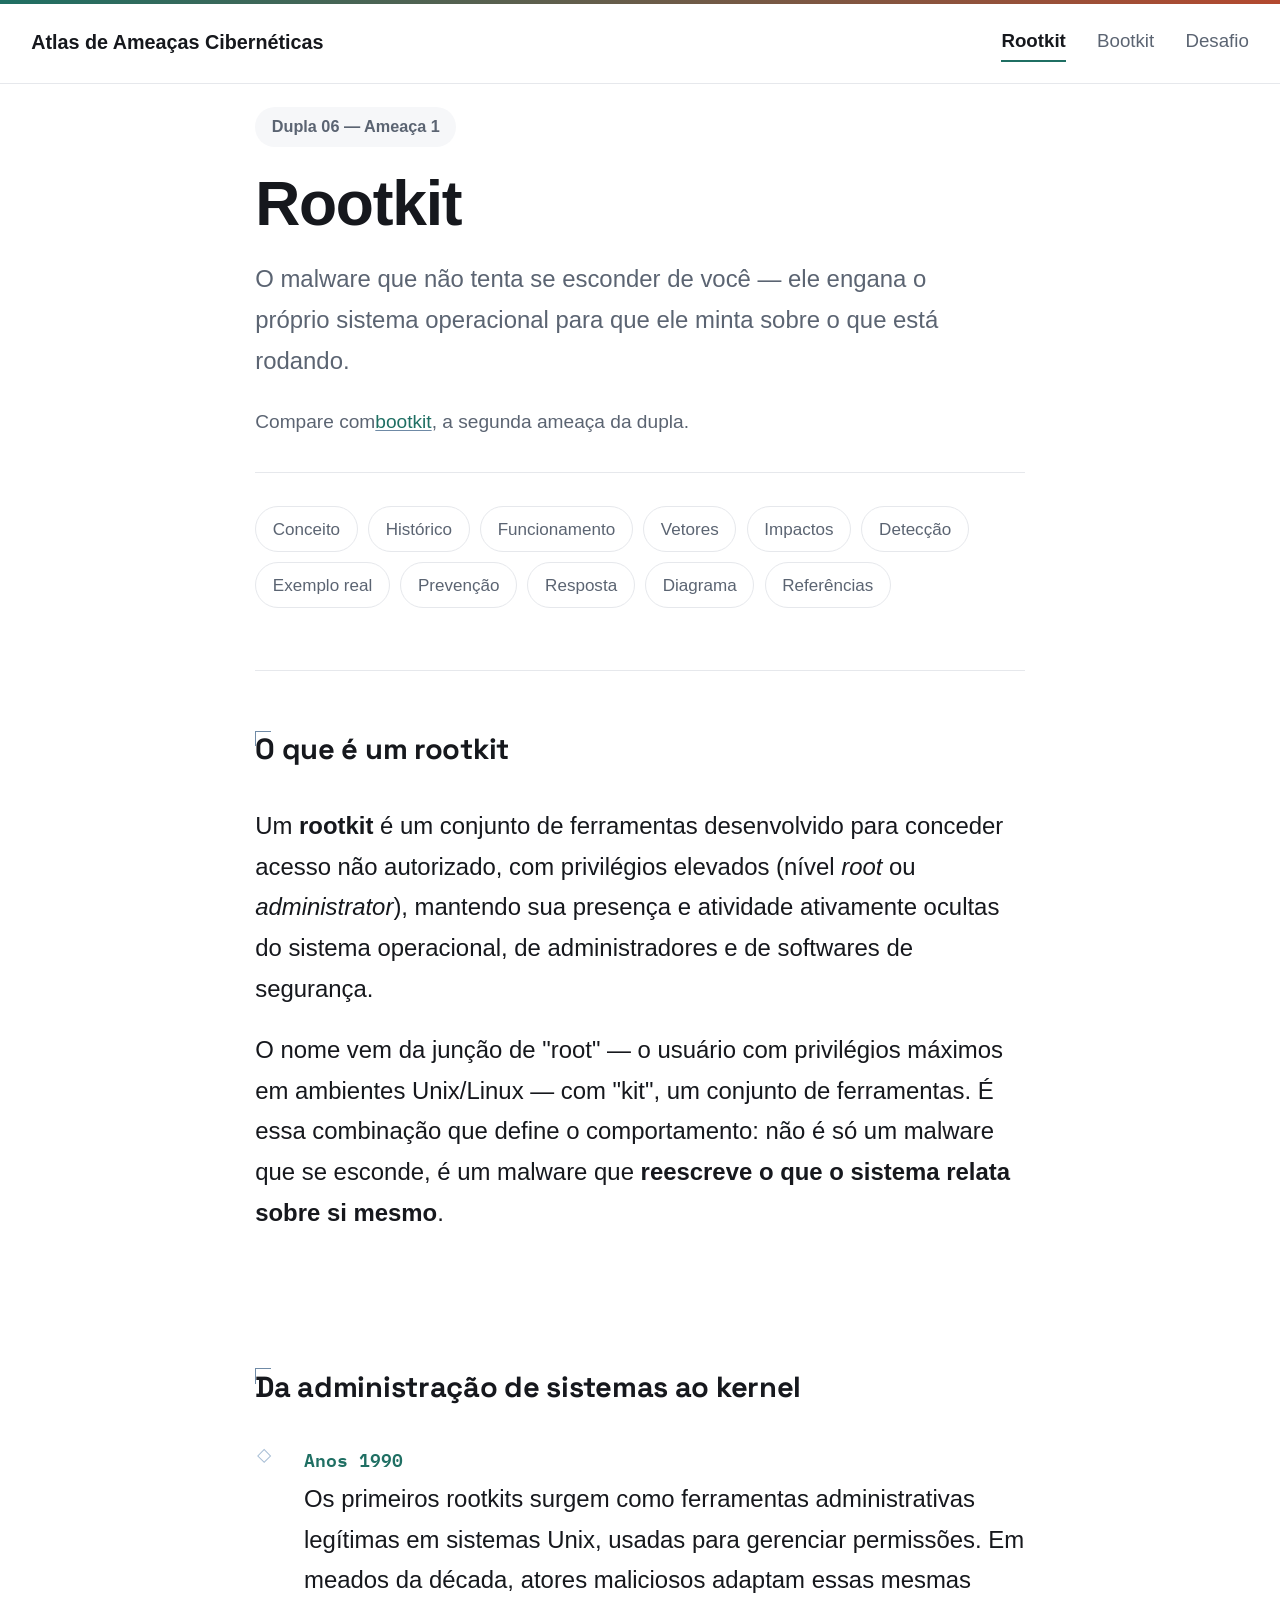
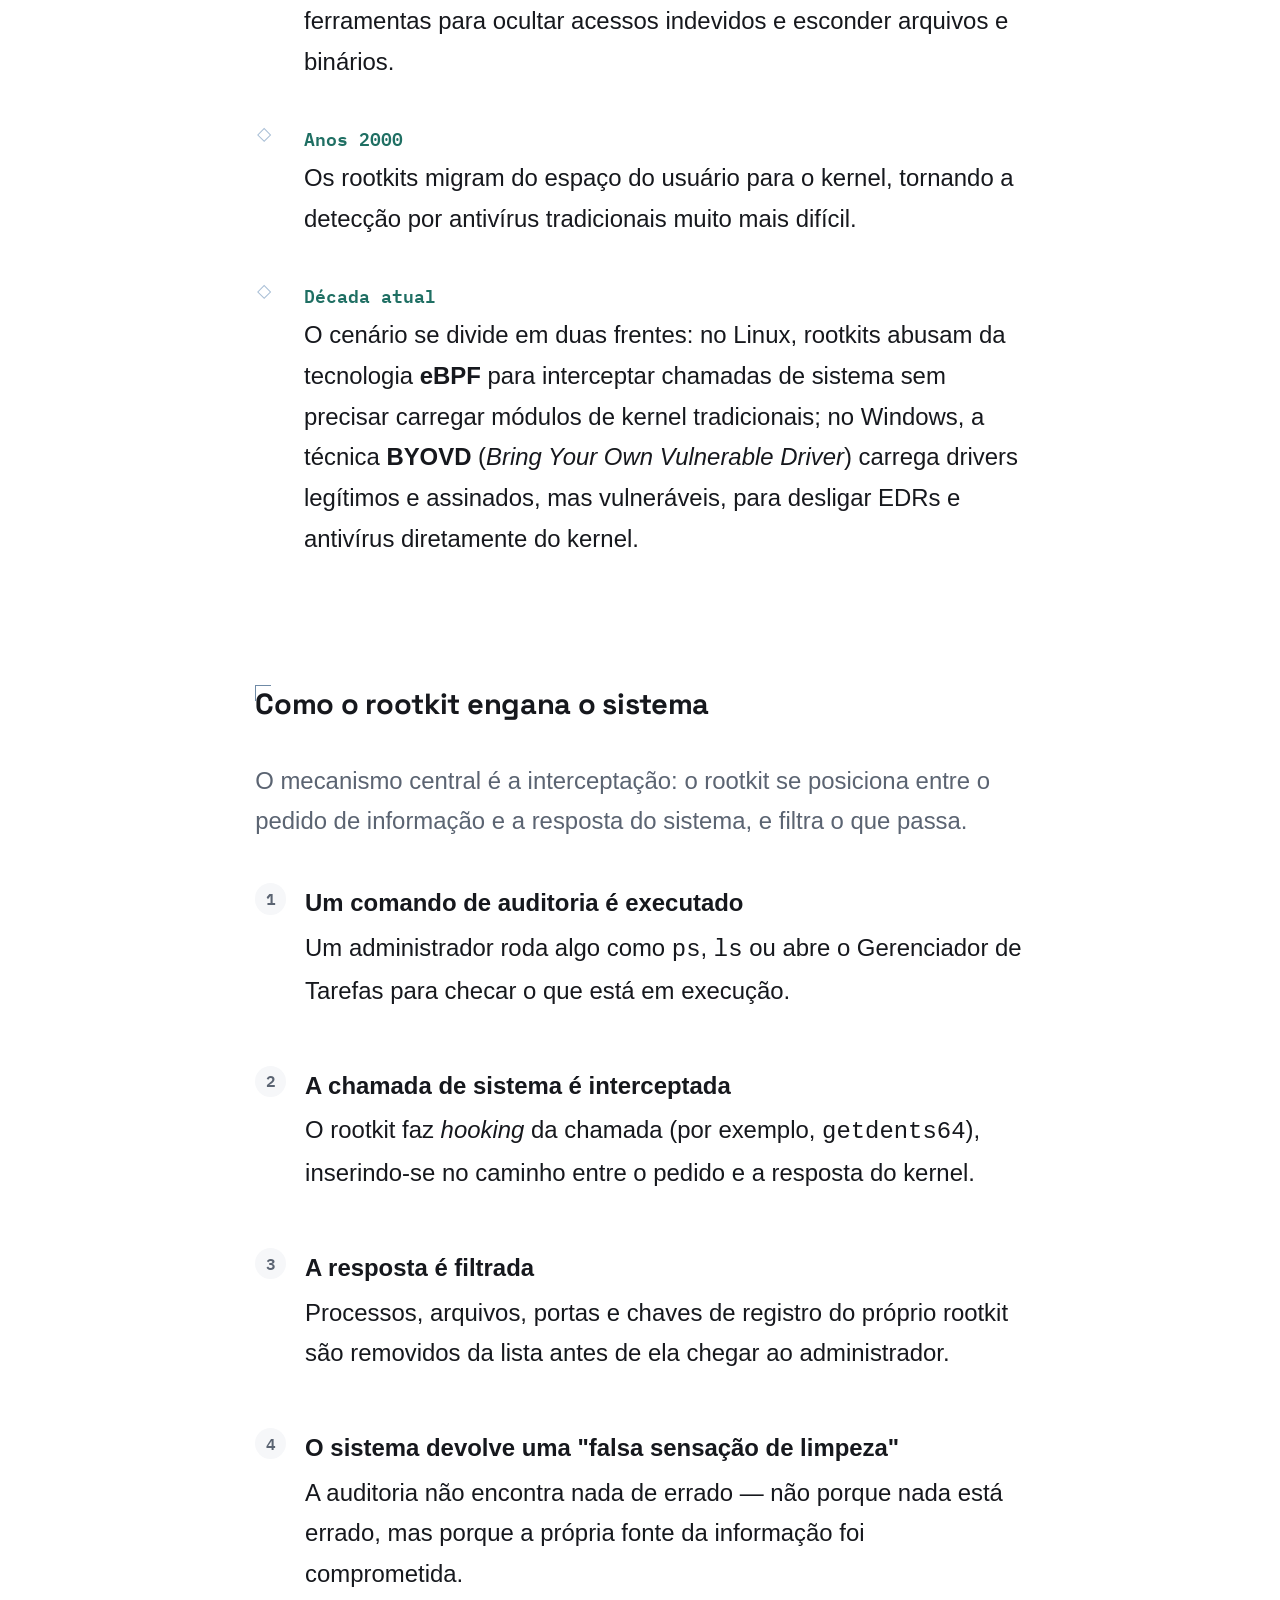
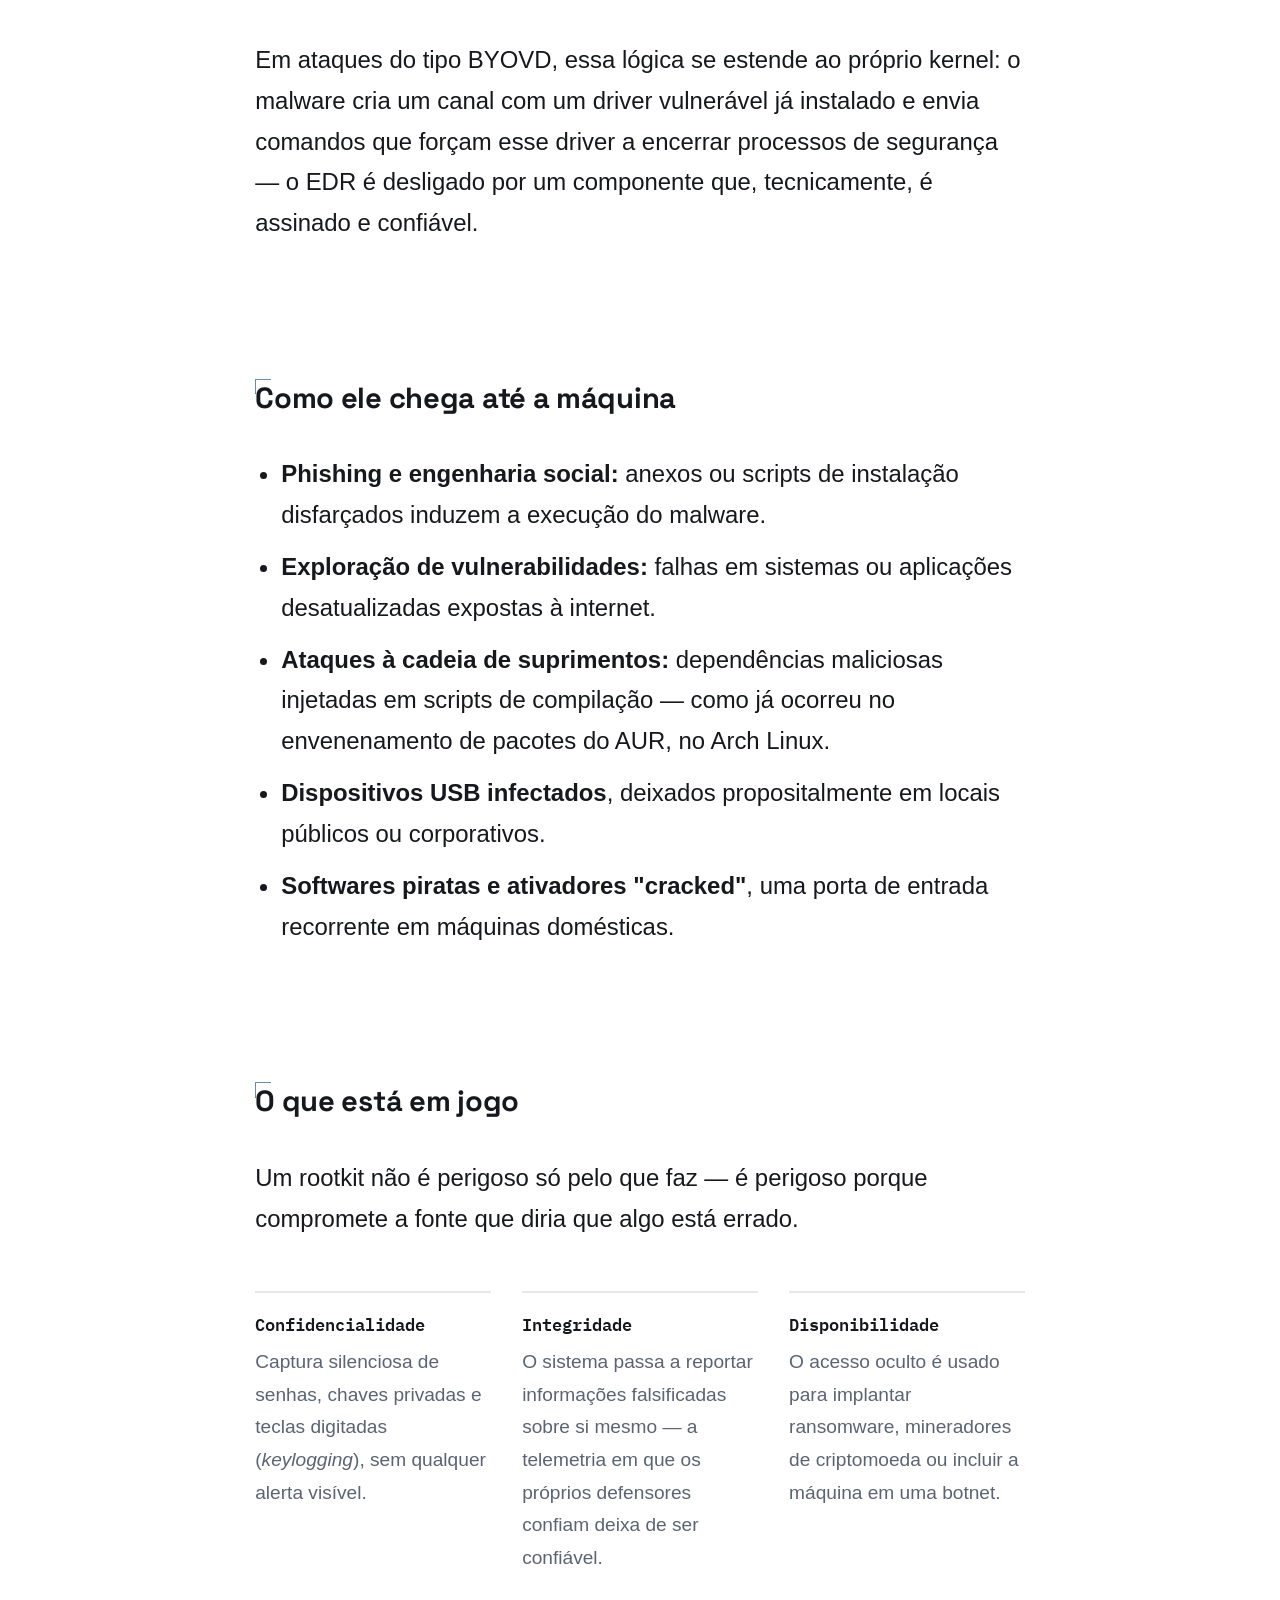
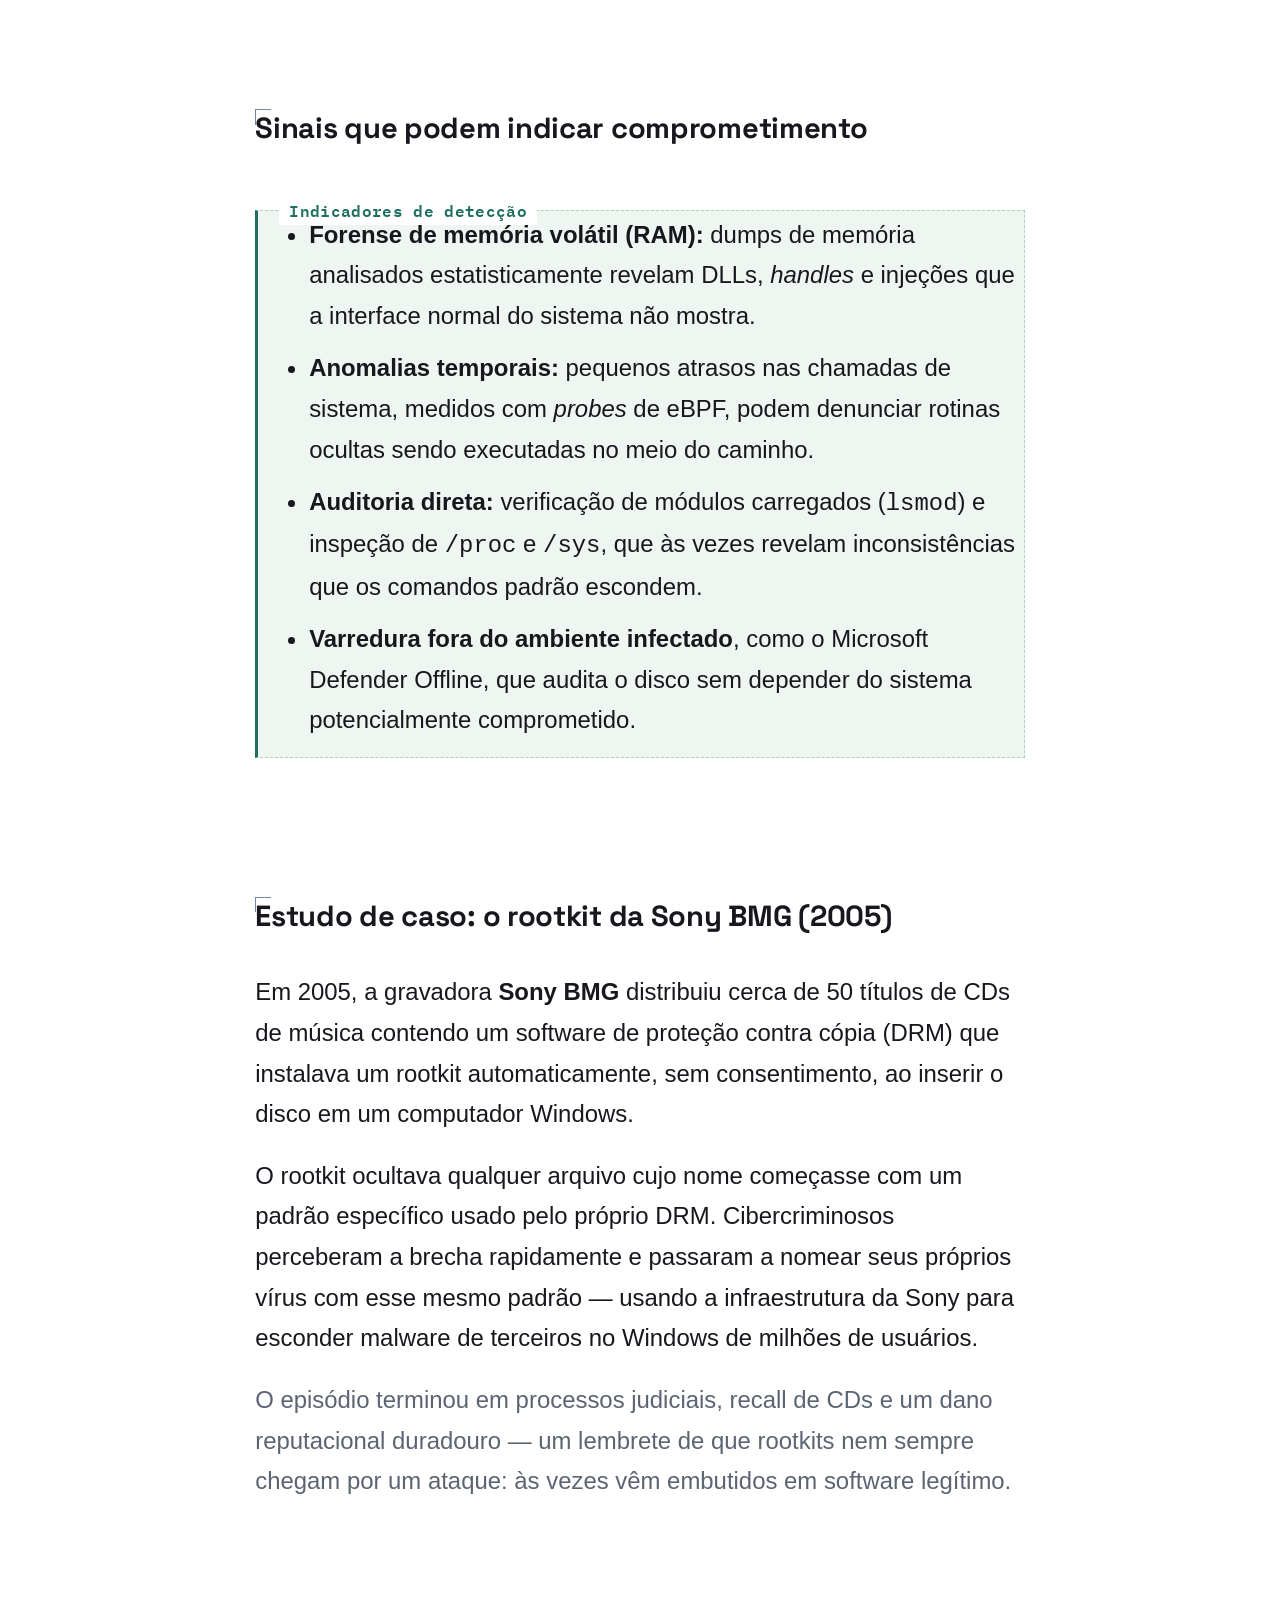
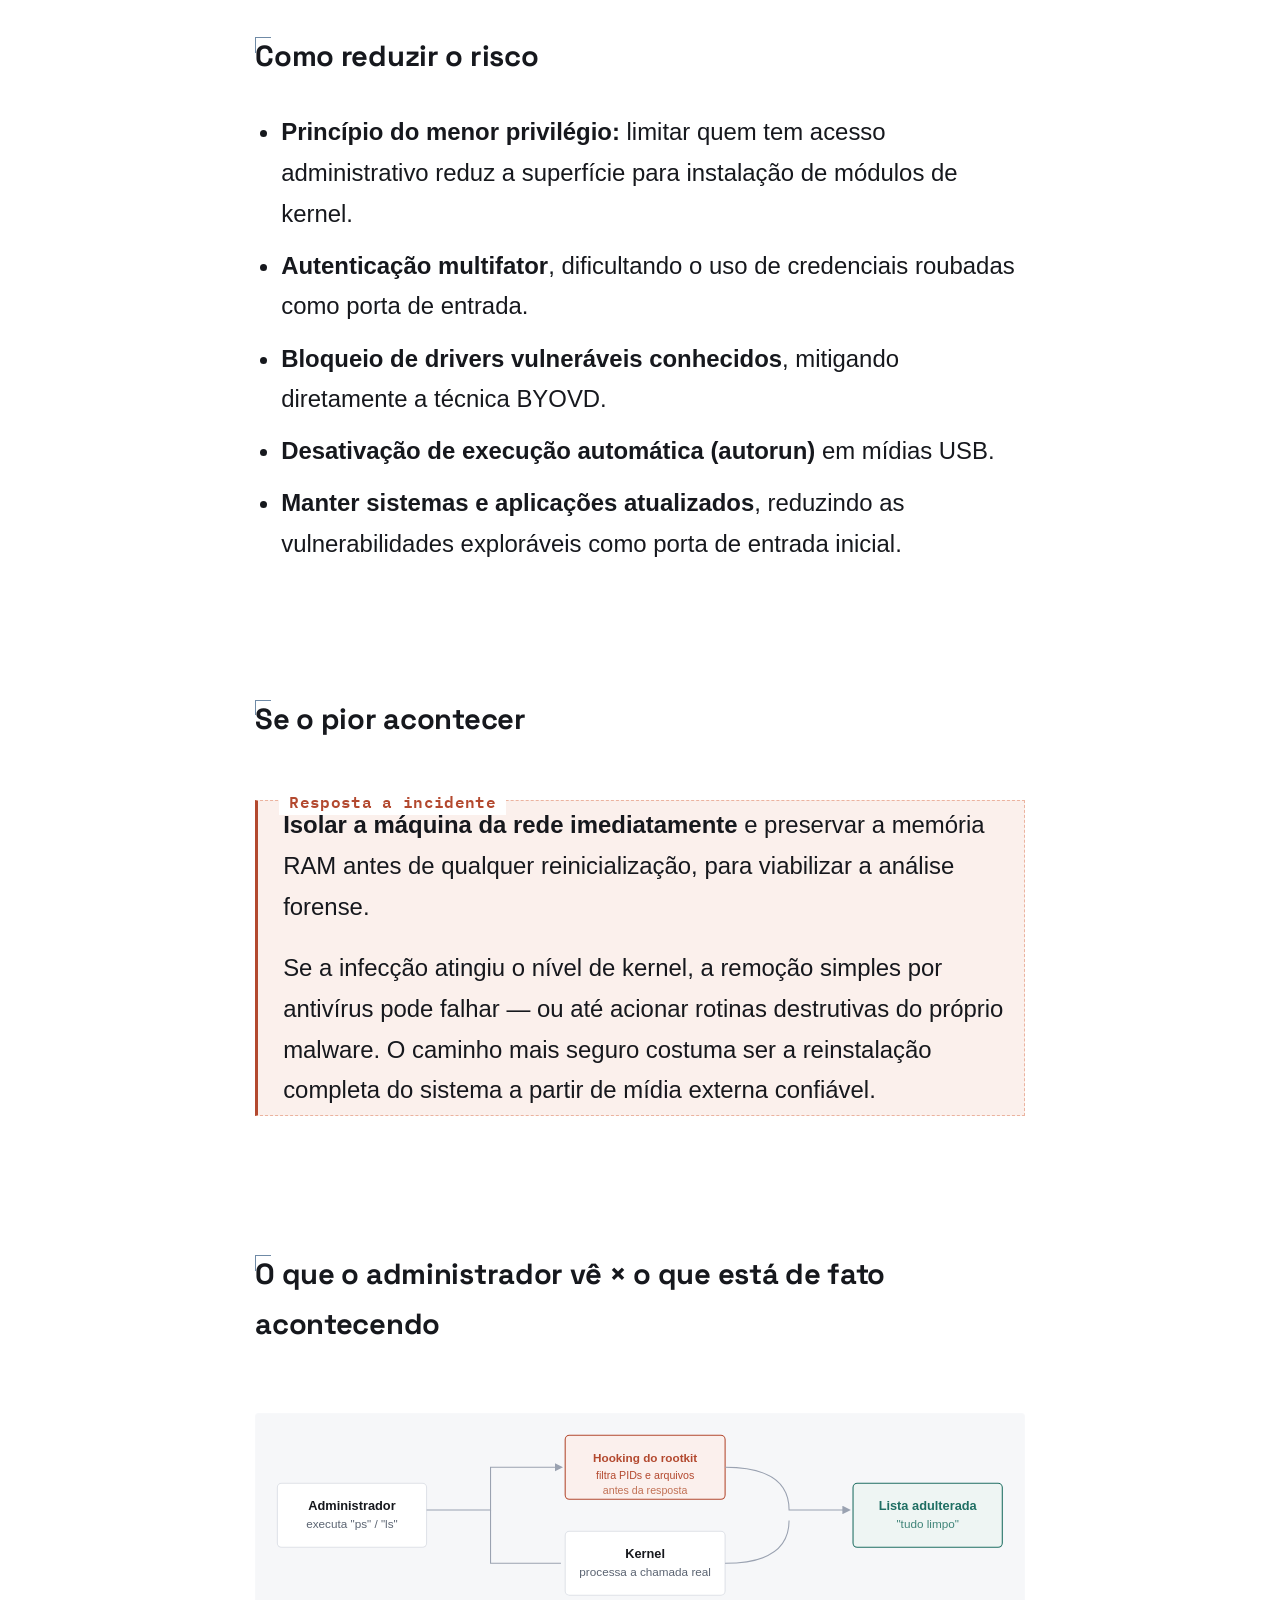
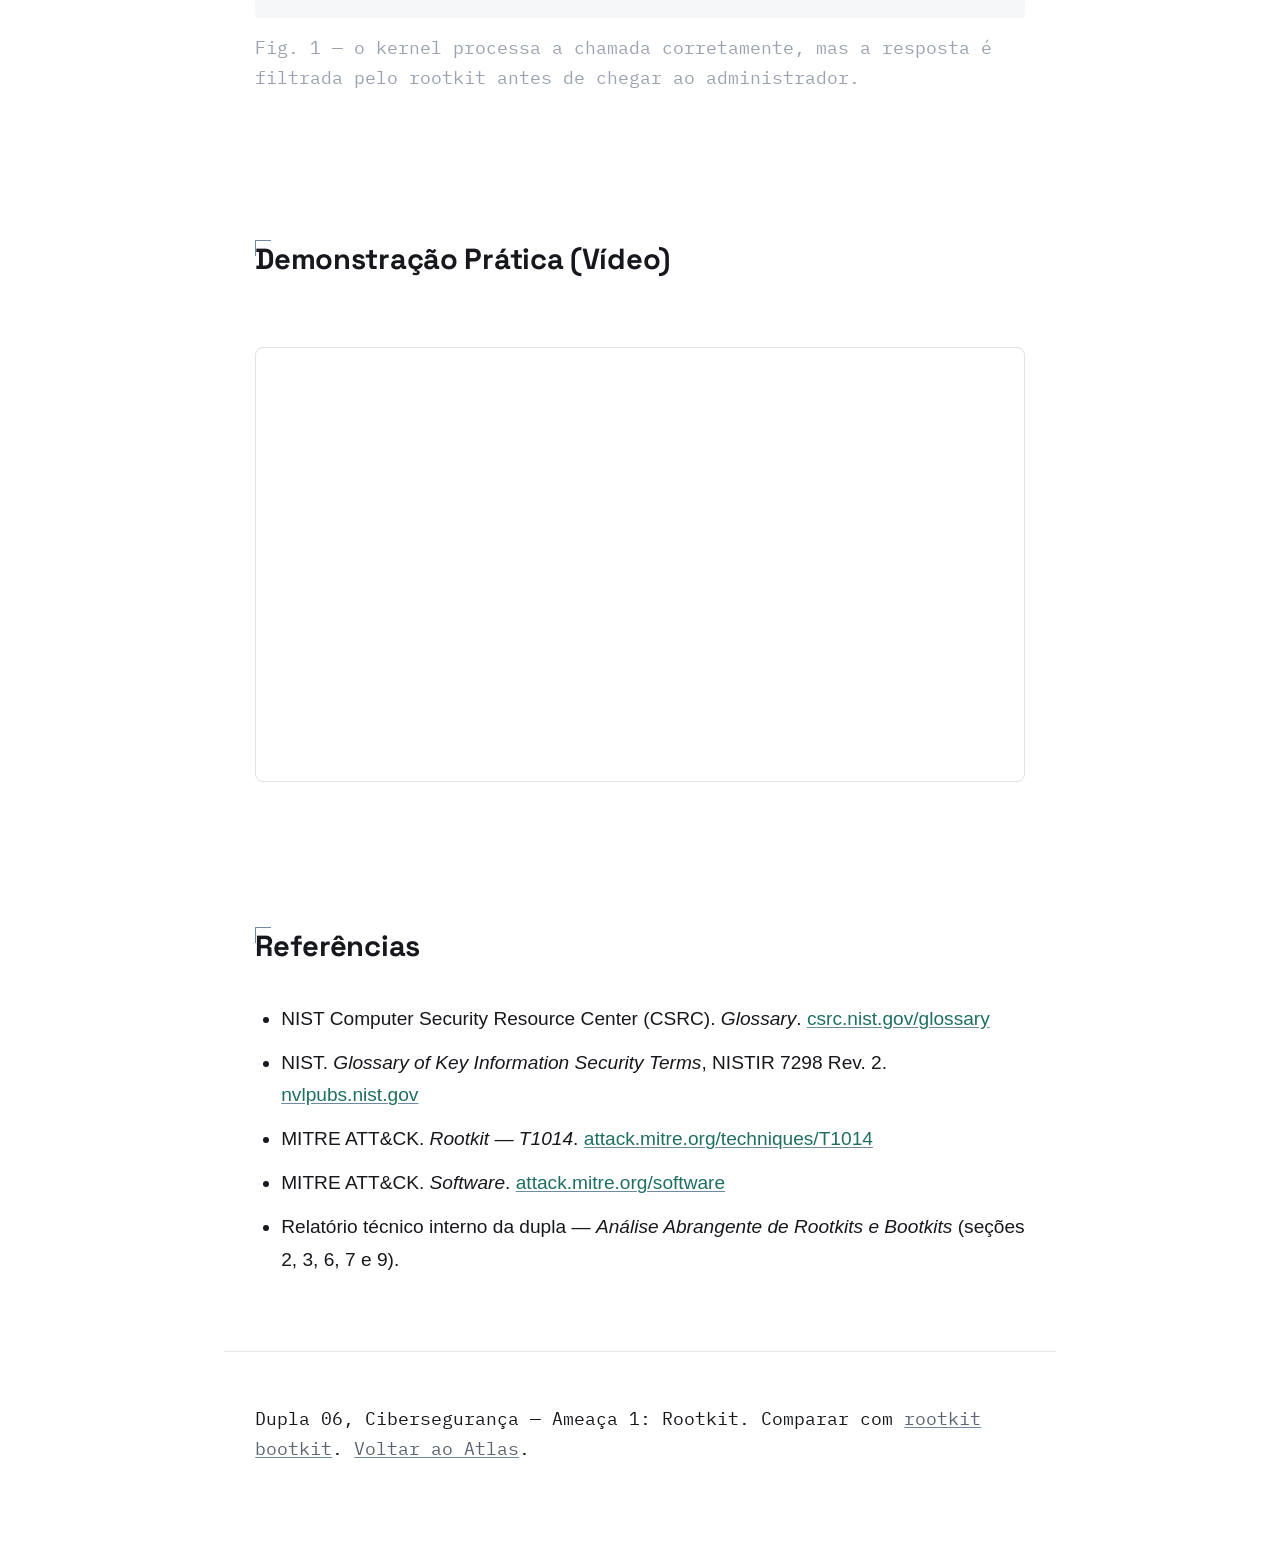
<file: index.html>
﻿<!doctype html>
<html lang="pt-BR">
  <head>
    <meta charset="UTF-8" />
    <meta name="viewport" content="width=device-width, initial-scale=1.0" />
    <title>Rootkit — Atlas de Ameaças Cibernéticas</title>
    <meta
      name="description"
      content="O que é um rootkit, como ele oculta sua presença do sistema operacional, o caso real da Sony BMG, e como detectar, prevenir e responder a esse tipo de ataque."
    />
    <link rel="stylesheet" href="css/style.css" />
  </head>

  <body>
    <div class="accent-bar"></div>
    <header class="site-header">
      <a class="brand" href="#">Atlas de Ameaças Cibernéticas</a>
      <nav aria-label="Ameaças da dupla 06">
        <a href="index.html" aria-current="page">Rootkit</a>
        <a href="bootkit.html">Bootkit</a>
        <a href="desafio.html">Desafio</a>
      </nav>
    </header>

    <header class="hero">
      <span class="badge">Dupla 06 — Ameaça 1</span>
      <h1>Rootkit</h1>
      <p class="lede">
        O malware que não tenta se esconder de você — ele engana o próprio
        sistema operacional para que ele minta sobre o que está rodando.
      </p>
      <p class="see-also">
        Compare com<a href="bootkit.html">bootkit</a>, a segunda ameaça da
        dupla.
      </p>

      <nav class="quicknav" aria-label="Nesta página">
        <a href="#conceito">Conceito</a>
        <a href="#historico">Histórico</a>
        <a href="#funcionamento">Funcionamento</a>
        <a href="#vetores">Vetores</a>
        <a href="#impactos">Impactos</a>
        <a href="#deteccao">Detecção</a>
        <a href="#exemplo">Exemplo real</a>
        <a href="#prevencao">Prevenção</a>
        <a href="#resposta">Resposta</a>
        <a href="#diagrama">Diagrama</a>
        <a href="#referencias">Referências</a>
      </nav>
    </header>

    <main>
      <section id="conceito">
        <h2>O que é um rootkit</h2>
        <p>
          Um <strong>rootkit</strong> é um conjunto de ferramentas desenvolvido
          para conceder acesso não autorizado, com privilégios elevados (nível
          <em>root</em> ou <em>administrator</em>), mantendo sua presença e
          atividade ativamente ocultas do sistema operacional, de
          administradores e de softwares de segurança.
        </p>
        <p>
          O nome vem da junção de "root" — o usuário com privilégios máximos em
          ambientes Unix/Linux — com "kit", um conjunto de ferramentas. É essa
          combinação que define o comportamento: não é só um malware que se
          esconde, é um malware que
          <strong>reescreve o que o sistema relata sobre si mesmo</strong>.
        </p>
      </section>

      <section id="historico">
        <h2>Da administração de sistemas ao kernel</h2>
        <ul class="timeline">
          <li>
            <span class="year">Anos 1990</span>
            <p>
              Os primeiros rootkits surgem como ferramentas administrativas
              legítimas em sistemas Unix, usadas para gerenciar permissões. Em
              meados da década, atores maliciosos adaptam essas mesmas
              ferramentas para ocultar acessos indevidos e esconder arquivos e
              binários.
            </p>
          </li>
          <li>
            <span class="year">Anos 2000</span>
            <p>
              Os rootkits migram do espaço do usuário para o kernel, tornando a
              detecção por antivírus tradicionais muito mais difícil.
            </p>
          </li>
          <li>
            <span class="year">Década atual</span>
            <p>
              O cenário se divide em duas frentes: no Linux, rootkits abusam da
              tecnologia <strong>eBPF</strong> para interceptar chamadas de
              sistema sem precisar carregar módulos de kernel tradicionais; no
              Windows, a técnica <strong>BYOVD</strong> (<em
                >Bring Your Own Vulnerable Driver</em
              >) carrega drivers legítimos e assinados, mas vulneráveis, para
              desligar EDRs e antivírus diretamente do kernel.
            </p>
          </li>
        </ul>
      </section>

      <section id="funcionamento">
        <h2>Como o rootkit engana o sistema</h2>
        <p class="dim">
          O mecanismo central é a interceptação: o rootkit se posiciona entre o
          pedido de informação e a resposta do sistema, e filtra o que passa.
        </p>
        <ol class="steps">
          <li>
            <strong>Um comando de auditoria é executado</strong>Um administrador
            roda algo como <code>ps</code>, <code>ls</code> ou abre o
            Gerenciador de Tarefas para checar o que está em execução.
          </li>
          <li>
            <strong>A chamada de sistema é interceptada</strong>O rootkit faz
            <em>hooking</em> da chamada (por exemplo, <code>getdents64</code>),
            inserindo-se no caminho entre o pedido e a resposta do kernel.
          </li>
          <li>
            <strong>A resposta é filtrada</strong>Processos, arquivos, portas e
            chaves de registro do próprio rootkit são removidos da lista antes
            de ela chegar ao administrador.
          </li>
          <li>
            <strong>O sistema devolve uma "falsa sensação de limpeza"</strong>A
            auditoria não encontra nada de errado — não porque nada está errado,
            mas porque a própria fonte da informação foi comprometida.
          </li>
        </ol>
        <p style="margin-top: 1.2rem">
          Em ataques do tipo BYOVD, essa lógica se estende ao próprio kernel: o
          malware cria um canal com um driver vulnerável já instalado e envia
          comandos que forçam esse driver a encerrar processos de segurança — o
          EDR é desligado por um componente que, tecnicamente, é assinado e
          confiável.
        </p>
      </section>

      <section id="vetores">
        <h2>Como ele chega até a máquina</h2>
        <ul>
          <li>
            <strong>Phishing e engenharia social:</strong> anexos ou scripts de
            instalação disfarçados induzem a execução do malware.
          </li>
          <li>
            <strong>Exploração de vulnerabilidades:</strong> falhas em sistemas
            ou aplicações desatualizadas expostas à internet.
          </li>
          <li>
            <strong>Ataques à cadeia de suprimentos:</strong> dependências
            maliciosas injetadas em scripts de compilação — como já ocorreu no
            envenenamento de pacotes do AUR, no Arch Linux.
          </li>
          <li>
            <strong>Dispositivos USB infectados</strong>, deixados
            propositalmente em locais públicos ou corporativos.
          </li>
          <li>
            <strong>Softwares piratas e ativadores "cracked"</strong>, uma porta
            de entrada recorrente em máquinas domésticas.
          </li>
        </ul>
      </section>

      <section id="impactos">
        <h2>O que está em jogo</h2>
        <p>
          Um rootkit não é perigoso só pelo que faz — é perigoso porque
          compromete a fonte que diria que algo está errado.
        </p>
        <div class="pillars">
          <div class="pillar">
            <h4>Confidencialidade</h4>
            <p>
              Captura silenciosa de senhas, chaves privadas e teclas digitadas
              (<em>keylogging</em>), sem qualquer alerta visível.
            </p>
          </div>
          <div class="pillar">
            <h4>Integridade</h4>
            <p>
              O sistema passa a reportar informações falsificadas sobre si mesmo
              — a telemetria em que os próprios defensores confiam deixa de ser
              confiável.
            </p>
          </div>
          <div class="pillar">
            <h4>Disponibilidade</h4>
            <p>
              O acesso oculto é usado para implantar ransomware, mineradores de
              criptomoeda ou incluir a máquina em uma botnet.
            </p>
          </div>
        </div>
      </section>

      <section id="deteccao">
        <h2>Sinais que podem indicar comprometimento</h2>
        <div class="panel defense">
          <span class="label">Indicadores de detecção</span>
          <ul style="margin-bottom: 0">
            <li>
              <strong>Forense de memória volátil (RAM):</strong> dumps de
              memória analisados estatisticamente revelam DLLs,
              <em>handles</em> e injeções que a interface normal do sistema não
              mostra.
            </li>
            <li>
              <strong>Anomalias temporais:</strong> pequenos atrasos nas
              chamadas de sistema, medidos com <em>probes</em> de eBPF, podem
              denunciar rotinas ocultas sendo executadas no meio do caminho.
            </li>
            <li>
              <strong>Auditoria direta:</strong> verificação de módulos
              carregados (<code>lsmod</code>) e inspeção de <code>/proc</code> e
              <code>/sys</code>, que às vezes revelam inconsistências que os
              comandos padrão escondem.
            </li>
            <li>
              <strong>Varredura fora do ambiente infectado</strong>, como o
              Microsoft Defender Offline, que audita o disco sem depender do
              sistema potencialmente comprometido.
            </li>
          </ul>
        </div>
      </section>

      <section id="exemplo">
        <h2>Estudo de caso: o rootkit da Sony BMG (2005)</h2>
        <p>
          Em 2005, a gravadora <strong>Sony BMG</strong> distribuiu cerca de 50
          títulos de CDs de música contendo um software de proteção contra cópia
          (DRM) que instalava um rootkit automaticamente, sem consentimento, ao
          inserir o disco em um computador Windows.
        </p>
        <p>
          O rootkit ocultava qualquer arquivo cujo nome começasse com um padrão
          específico usado pelo próprio DRM. Cibercriminosos perceberam a brecha
          rapidamente e passaram a nomear seus próprios vírus com esse mesmo
          padrão — usando a infraestrutura da Sony para esconder malware de
          terceiros no Windows de milhões de usuários.
        </p>
        <p class="dim">
          O episódio terminou em processos judiciais, recall de CDs e um dano
          reputacional duradouro — um lembrete de que rootkits nem sempre chegam
          por um ataque: às vezes vêm embutidos em software legítimo.
        </p>
      </section>

      <section id="prevencao">
        <h2>Como reduzir o risco</h2>
        <ul>
          <li>
            <strong>Princípio do menor privilégio:</strong> limitar quem tem
            acesso administrativo reduz a superfície para instalação de módulos
            de kernel.
          </li>
          <li>
            <strong>Autenticação multifator</strong>, dificultando o uso de
            credenciais roubadas como porta de entrada.
          </li>
          <li>
            <strong>Bloqueio de drivers vulneráveis conhecidos</strong>,
            mitigando diretamente a técnica BYOVD.
          </li>
          <li>
            <strong>Desativação de execução automática (autorun)</strong> em
            mídias USB.
          </li>
          <li>
            <strong>Manter sistemas e aplicações atualizados</strong>, reduzindo
            as vulnerabilidades exploráveis como porta de entrada inicial.
          </li>
        </ul>
      </section>

      <section id="resposta">
        <h2>Se o pior acontecer</h2>
        <div class="panel threat">
          <span class="label">Resposta a incidente</span>
          <p>
            <strong>Isolar a máquina da rede imediatamente</strong> e preservar
            a memória RAM antes de qualquer reinicialização, para viabilizar a
            análise forense.
          </p>
          <p style="margin-bottom: 0">
            Se a infecção atingiu o nível de kernel, a remoção simples por
            antivírus pode falhar — ou até acionar rotinas destrutivas do
            próprio malware. O caminho mais seguro costuma ser a reinstalação
            completa do sistema a partir de mídia externa confiável.
          </p>
        </div>
      </section>

      <section id="diagrama">
        <h2>O que o administrador vê × o que está de fato acontecendo</h2>
        <figure>
          <svg
            viewBox="0 0 720 190"
            xmlns="http://www.w3.org/2000/svg"
            role="img"
            aria-labelledby="diagTitle diagDesc"
          >
            <title id="diagTitle">
              Diagrama do processo de interceptação de um rootkit
            </title>
            <desc id="diagDesc">
              Um comando de auditoria é enviado ao kernel, interceptado e
              filtrado pelo rootkit, e retorna ao administrador uma lista
              adulterada.
            </desc>

            <rect
              x="20"
              y="65"
              width="140"
              height="60"
              rx="4"
              fill="#ffffff"
              stroke="#dfe2e8"
            />
            <text
              x="90"
              y="90"
              text-anchor="middle"
              fill="#16181d"
              font-family="Inter, sans-serif"
              font-size="12"
              font-weight="600"
            >
              Administrador
            </text>
            <text
              x="90"
              y="107"
              text-anchor="middle"
              fill="#5b6472"
              font-family="Inter, sans-serif"
              font-size="11"
            >
              executa "ps" / "ls"
            </text>

            <rect
              x="290"
              y="20"
              width="150"
              height="60"
              rx="4"
              fill="#fbf0ed"
              stroke="#b3492f"
            />
            <text
              x="365"
              y="45"
              text-anchor="middle"
              fill="#b3492f"
              font-family="Inter, sans-serif"
              font-size="11"
              font-weight="600"
            >
              Hooking do rootkit
            </text>
            <text
              x="365"
              y="61"
              text-anchor="middle"
              fill="#b3492f"
              font-family="Inter, sans-serif"
              font-size="10"
            >
              filtra PIDs e arquivos
            </text>
            <text
              x="365"
              y="75"
              text-anchor="middle"
              fill="#c17155"
              font-family="Inter, sans-serif"
              font-size="10"
            >
              antes da resposta
            </text>

            <rect
              x="290"
              y="110"
              width="150"
              height="60"
              rx="4"
              fill="#ffffff"
              stroke="#dfe2e8"
            />
            <text
              x="365"
              y="135"
              text-anchor="middle"
              fill="#16181d"
              font-family="Inter, sans-serif"
              font-size="12"
              font-weight="600"
            >
              Kernel
            </text>
            <text
              x="365"
              y="152"
              text-anchor="middle"
              fill="#5b6472"
              font-family="Inter, sans-serif"
              font-size="11"
            >
              processa a chamada real
            </text>

            <rect
              x="560"
              y="65"
              width="140"
              height="60"
              rx="4"
              fill="#eef5f3"
              stroke="#1f6f63"
            />
            <text
              x="630"
              y="90"
              text-anchor="middle"
              fill="#1f6f63"
              font-family="Inter, sans-serif"
              font-size="12"
              font-weight="600"
            >
              Lista adulterada
            </text>
            <text
              x="630"
              y="107"
              text-anchor="middle"
              fill="#3f8478"
              font-family="Inter, sans-serif"
              font-size="11"
            >
              "tudo limpo"
            </text>

            <path
              d="M160 90 L220 90 L220 50 L286 50"
              stroke="#9aa2b1"
              stroke-width="1"
              fill="none"
              marker-end="url(#arrow2)"
            />
            <path
              d="M220 90 L220 140 L286 140"
              stroke="#9aa2b1"
              stroke-width="1"
              fill="none"
            />
            <path
              d="M440 50 Q 500 50 500 90 L556 90"
              stroke="#9aa2b1"
              stroke-width="1"
              fill="none"
              marker-end="url(#arrow2)"
            />
            <path
              d="M440 140 Q 500 140 500 100"
              stroke="#9aa2b1"
              stroke-width="1"
              fill="none"
            />

            <defs>
              <marker
                id="arrow2"
                markerWidth="8"
                markerHeight="8"
                refX="6"
                refY="4"
                orient="auto"
              >
                <path d="M0,0 L8,4 L0,8 Z" fill="#9aa2b1" />
              </marker>
            </defs>
          </svg>
          <figcaption>
            Fig. 1 — o kernel processa a chamada corretamente, mas a resposta é
            filtrada pelo rootkit antes de chegar ao administrador.
          </figcaption>
        </figure>
      </section>

      <section id="video">
        <h2>Demonstração Prática (Vídeo)</h2>
        <div style="position: relative; padding-bottom: 56.25%; height: 0; overflow: hidden; margin: 1.5rem 0; border-radius: 8px; border: 1px solid #dfe2e8;">
          <iframe 
            src="https://www.youtube.com/embed/zno6lF93Vh8" 
            title="Apresentação Rootkit"
            style="position: absolute; top: 0; left: 0; width: 100%; height: 100%; border: 0;"
            allow="accelerometer; autoplay; clipboard-write; encrypted-media; gyroscope; picture-in-picture" 
            allowfullscreen>
          </iframe>
        </div>
      </section>

      <section id="referencias">
        <h2>Referências</h2>
        <ul class="refs">
          <li>
            NIST Computer Security Resource Center (CSRC). <em>Glossary</em>.
            <a
              href="https://csrc.nist.gov/glossary/"
              target="_blank"
              rel="noopener"
              >csrc.nist.gov/glossary</a
            >
          </li>
          <li>
            NIST. <em>Glossary of Key Information Security Terms</em>, NISTIR
            7298 Rev. 2.
            <a
              href="https://nvlpubs.nist.gov/nistpubs/ir/2013/nist.ir.7298r2.pdf"
              target="_blank"
              rel="noopener"
              >nvlpubs.nist.gov</a
            >
          </li>
          <li>
            MITRE ATT&amp;CK. <em>Rootkit — T1014</em>.
            <a
              href="https://attack.mitre.org/techniques/T1014/"
              target="_blank"
              rel="noopener"
              >attack.mitre.org/techniques/T1014</a
            >
          </li>
          <li>
            MITRE ATT&amp;CK. <em>Software</em>.
            <a
              href="https://attack.mitre.org/software/"
              target="_blank"
              rel="noopener"
              >attack.mitre.org/software</a
            >
          </li>
          <li>
            Relatório técnico interno da dupla —
            <em>Análise Abrangente de Rootkits e Bootkits</em> (seções 2, 3, 6,
            7 e 9).
          </li>
        </ul>
      </section>
    </main>

    <footer>
      <p>
        Dupla 06, Cibersegurança — Ameaça 1: Rootkit. Comparar com
        <a href="index.html">rootkit</a>
        <a href="bootkit.html">bootkit</a>.
        <a href="#">Voltar ao Atlas</a>.
      </p>
    </footer>
  </body>
</html>
</file>
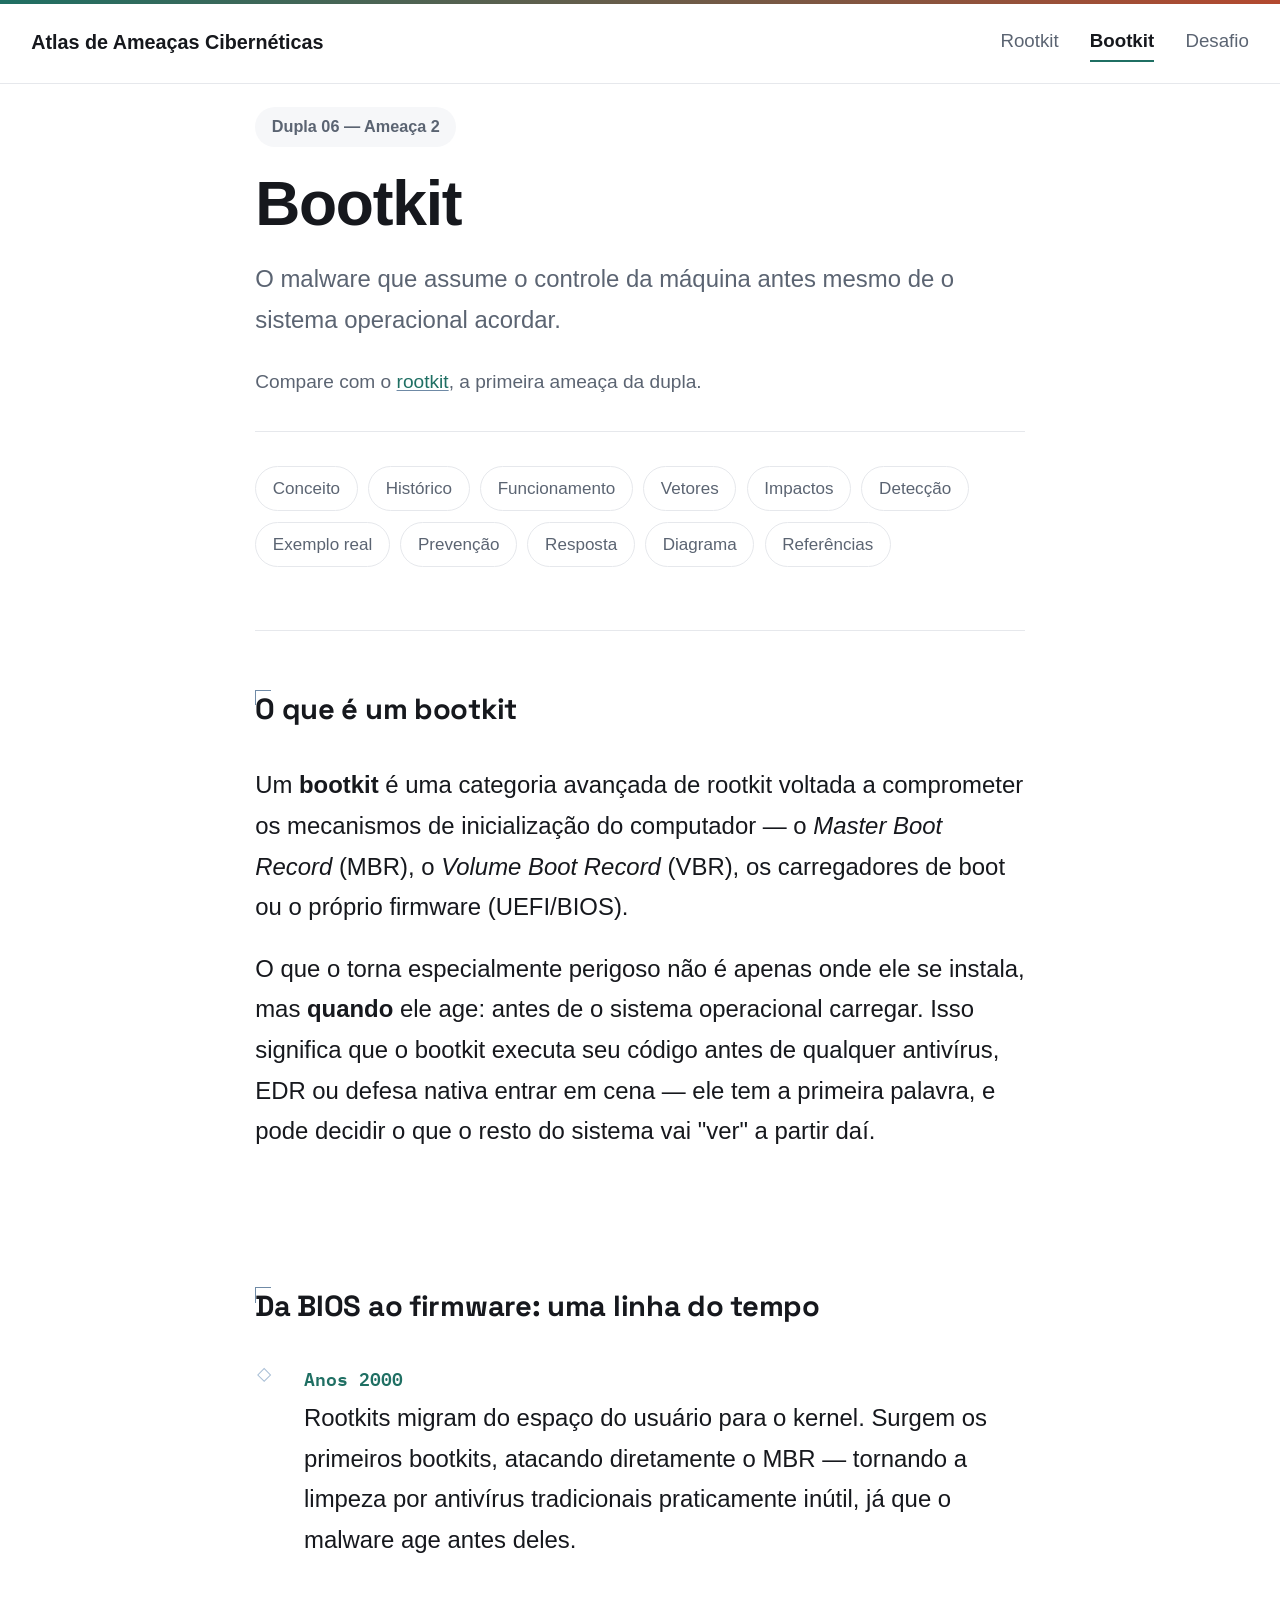
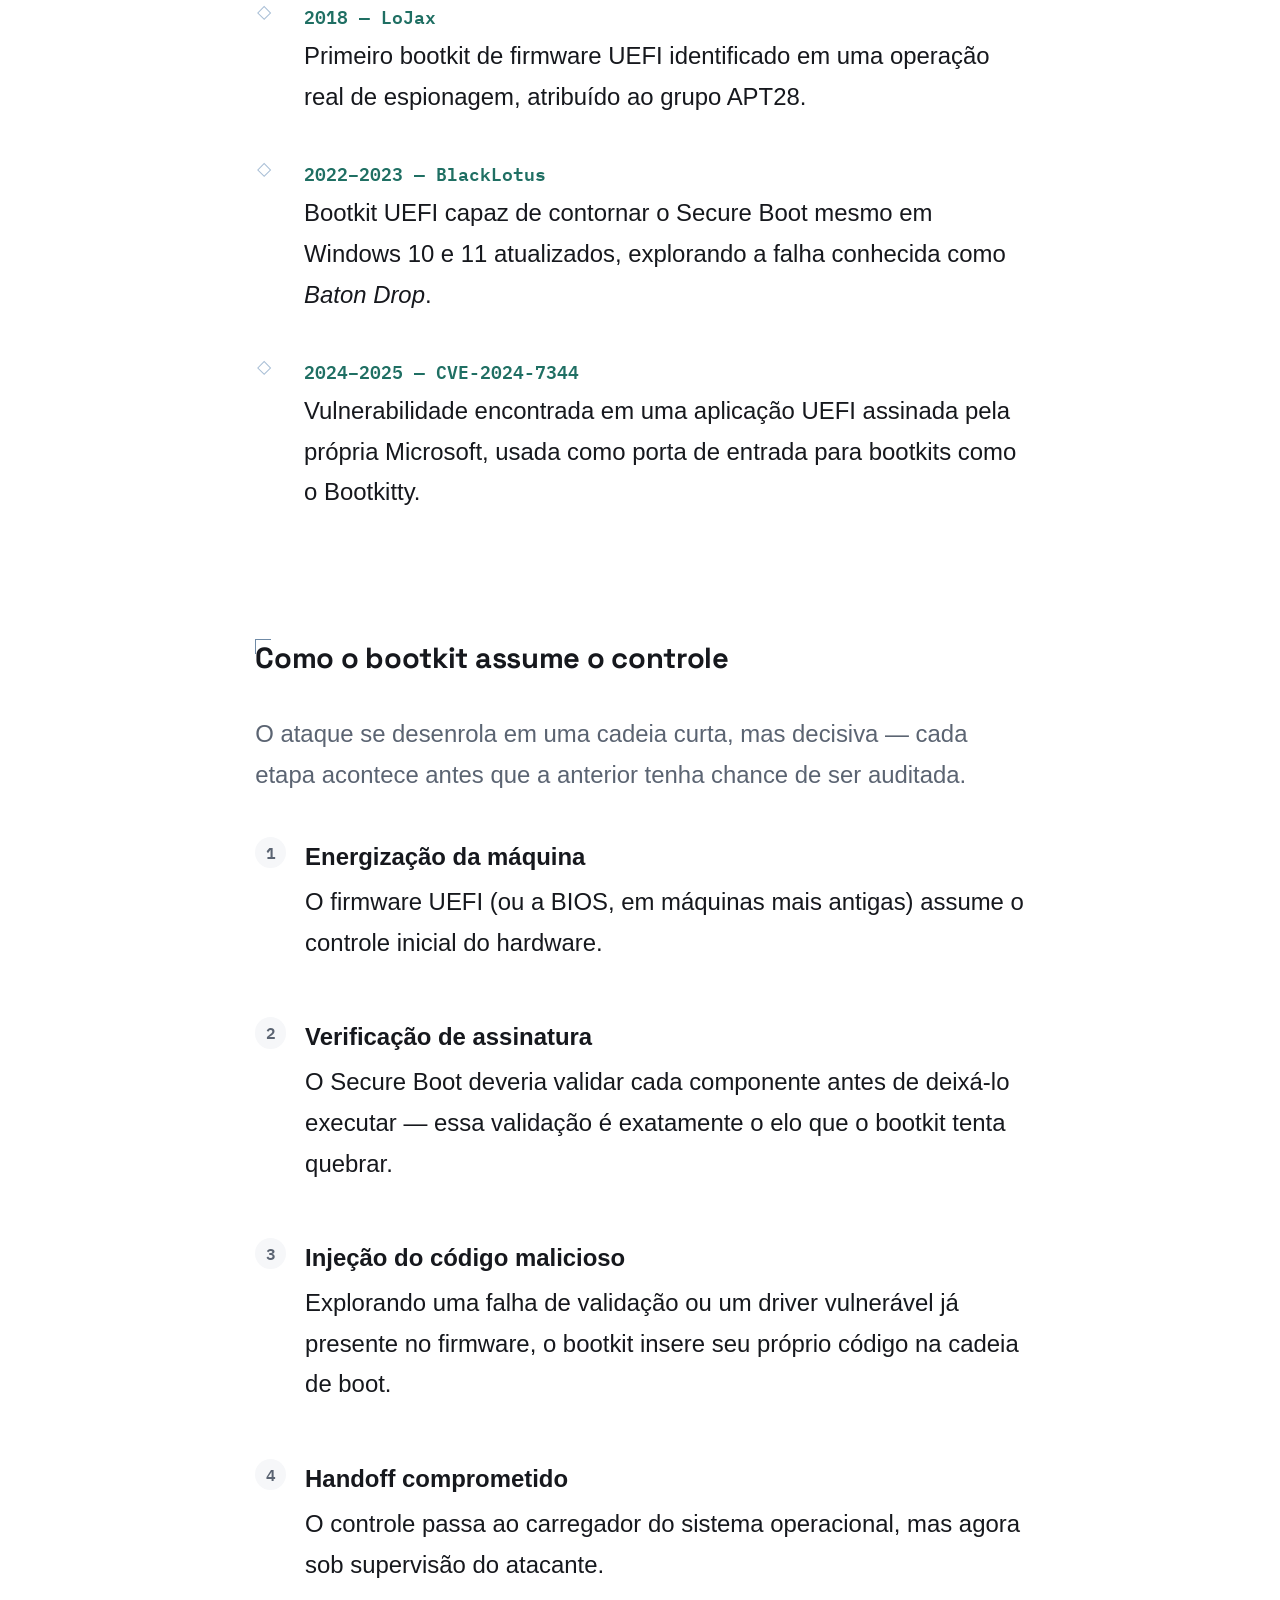
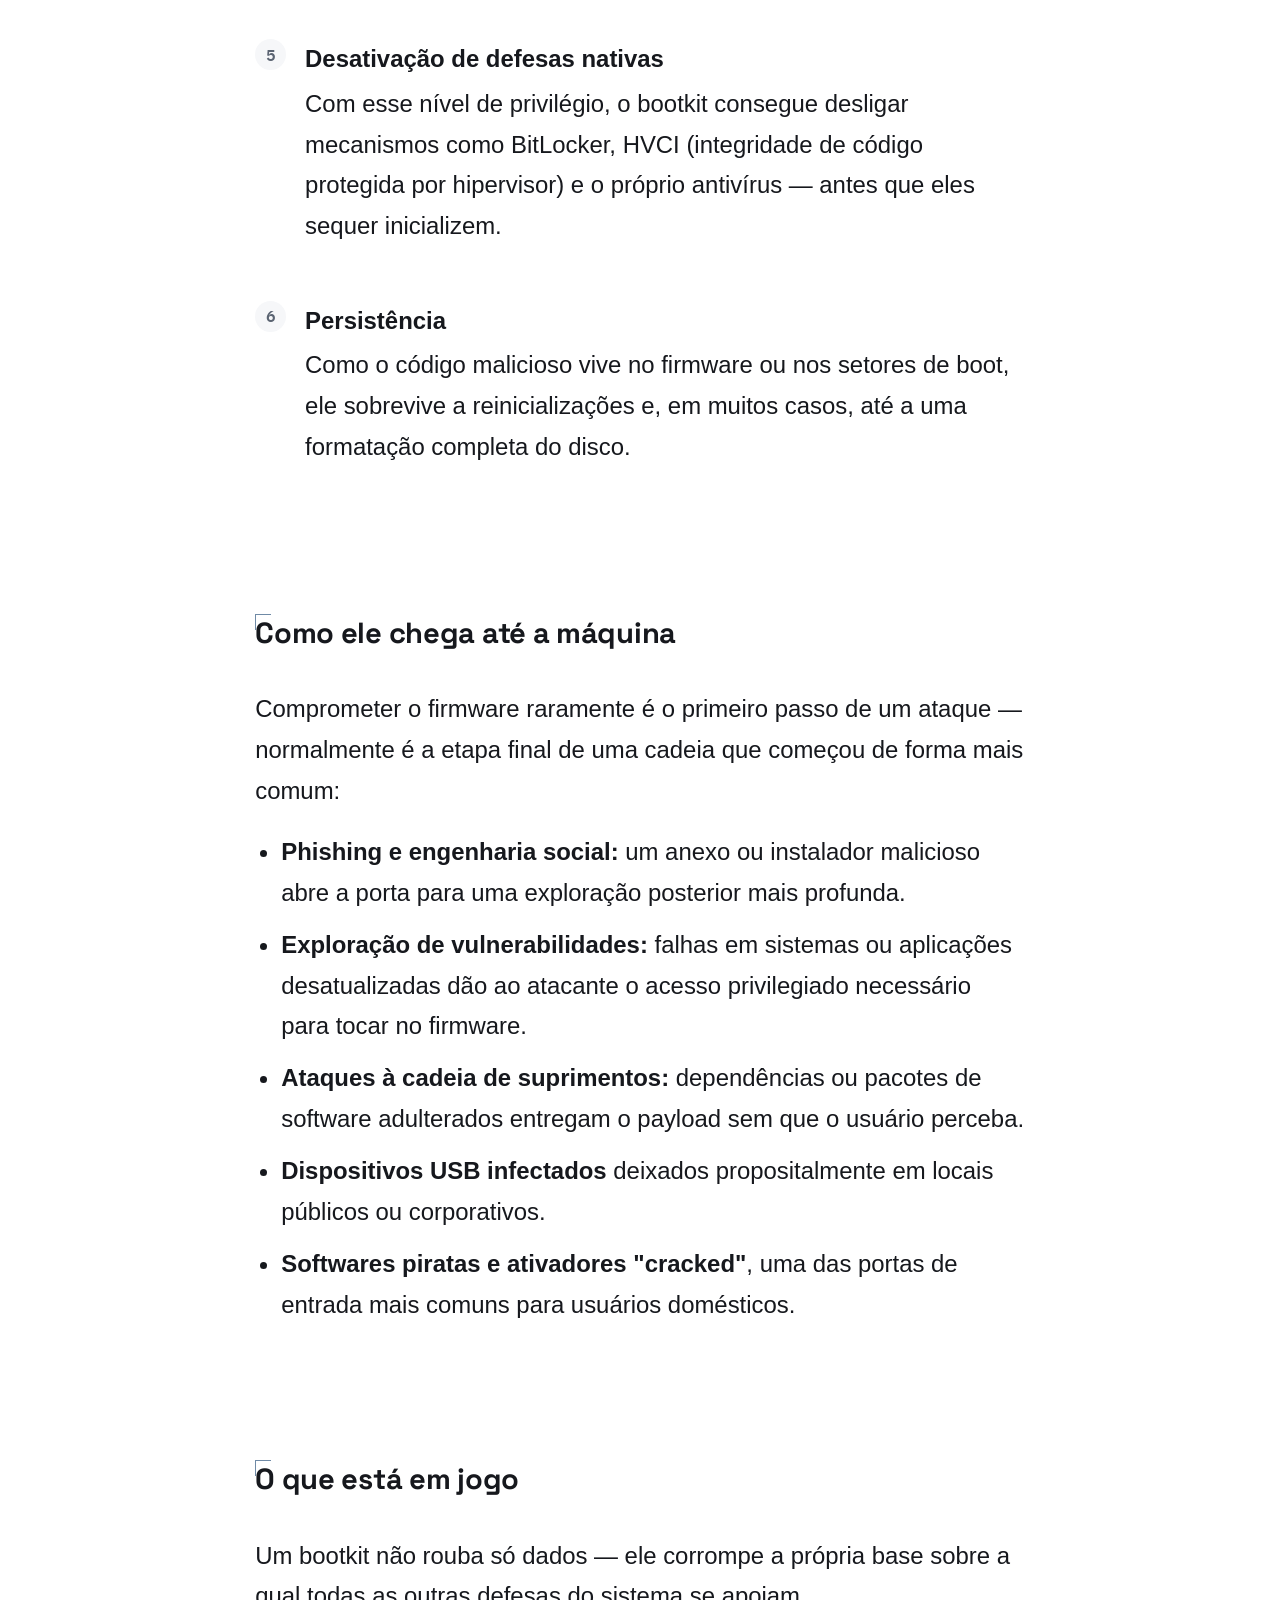
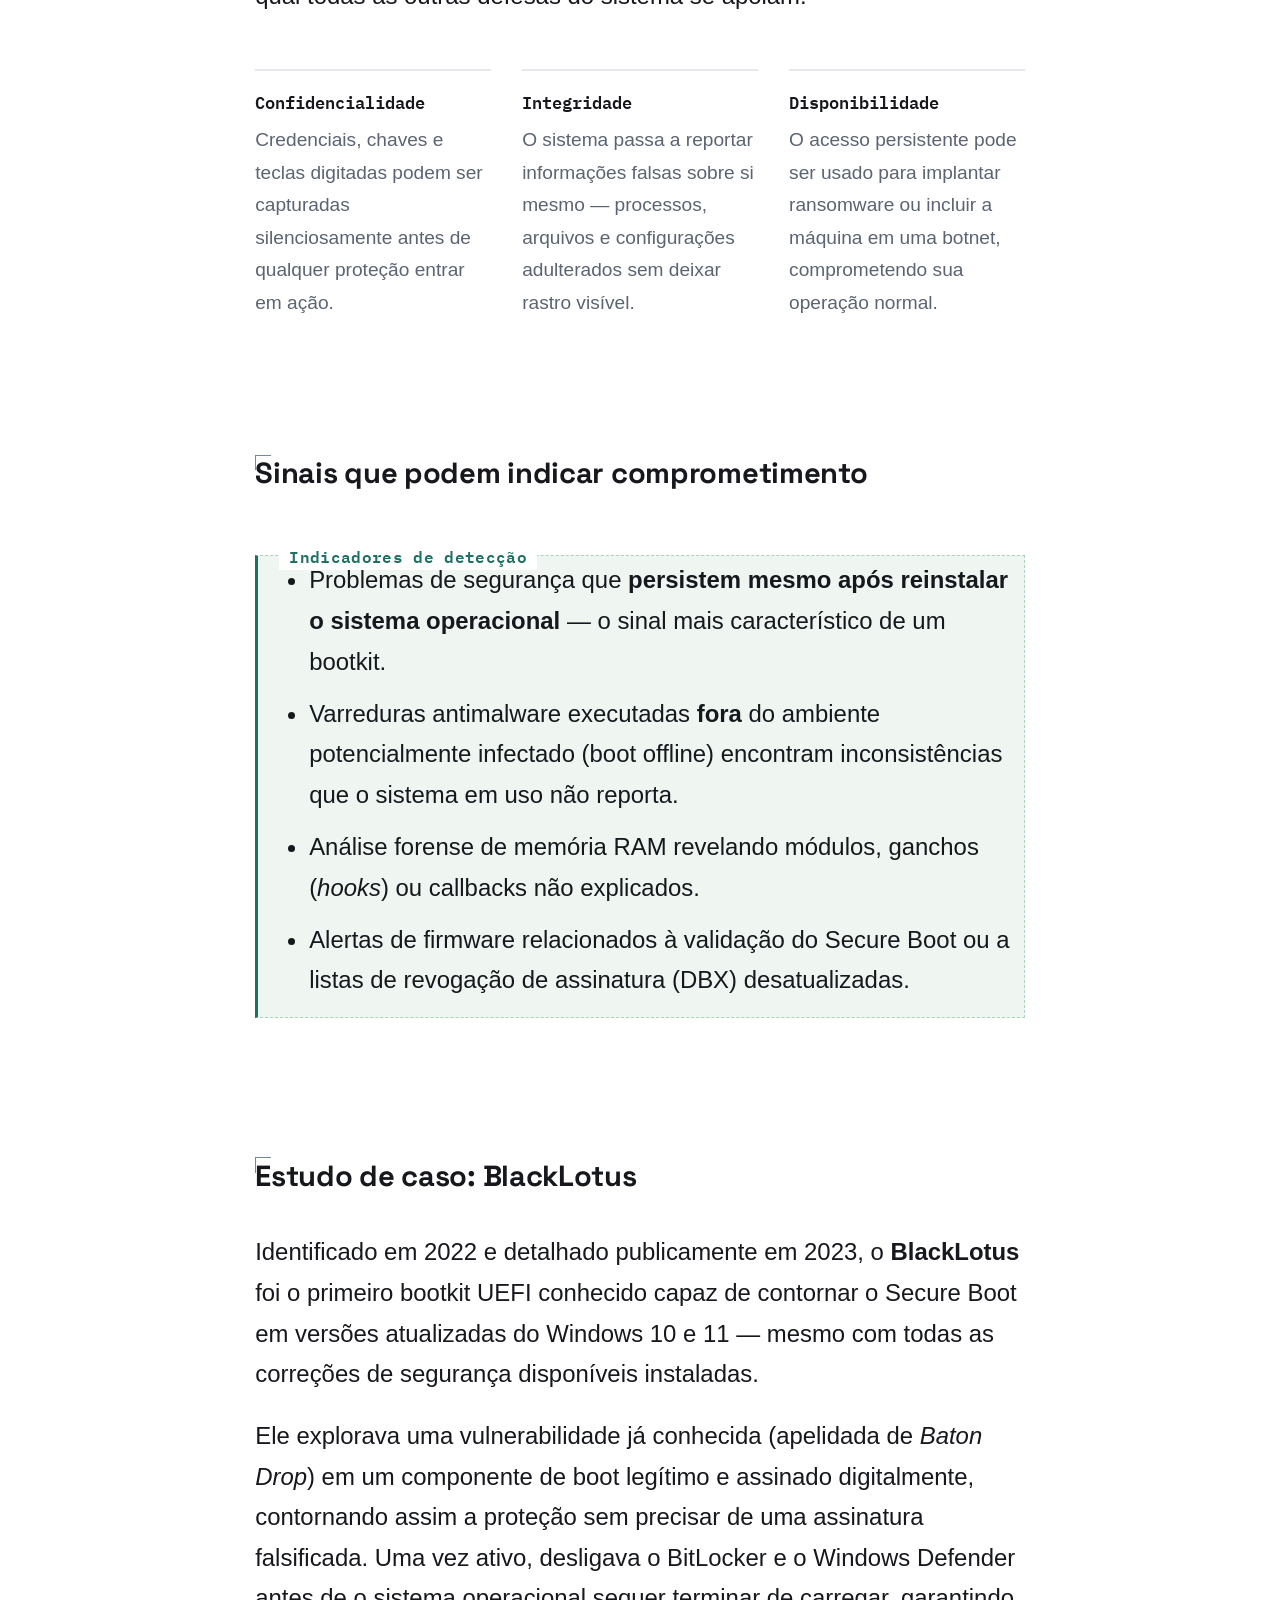
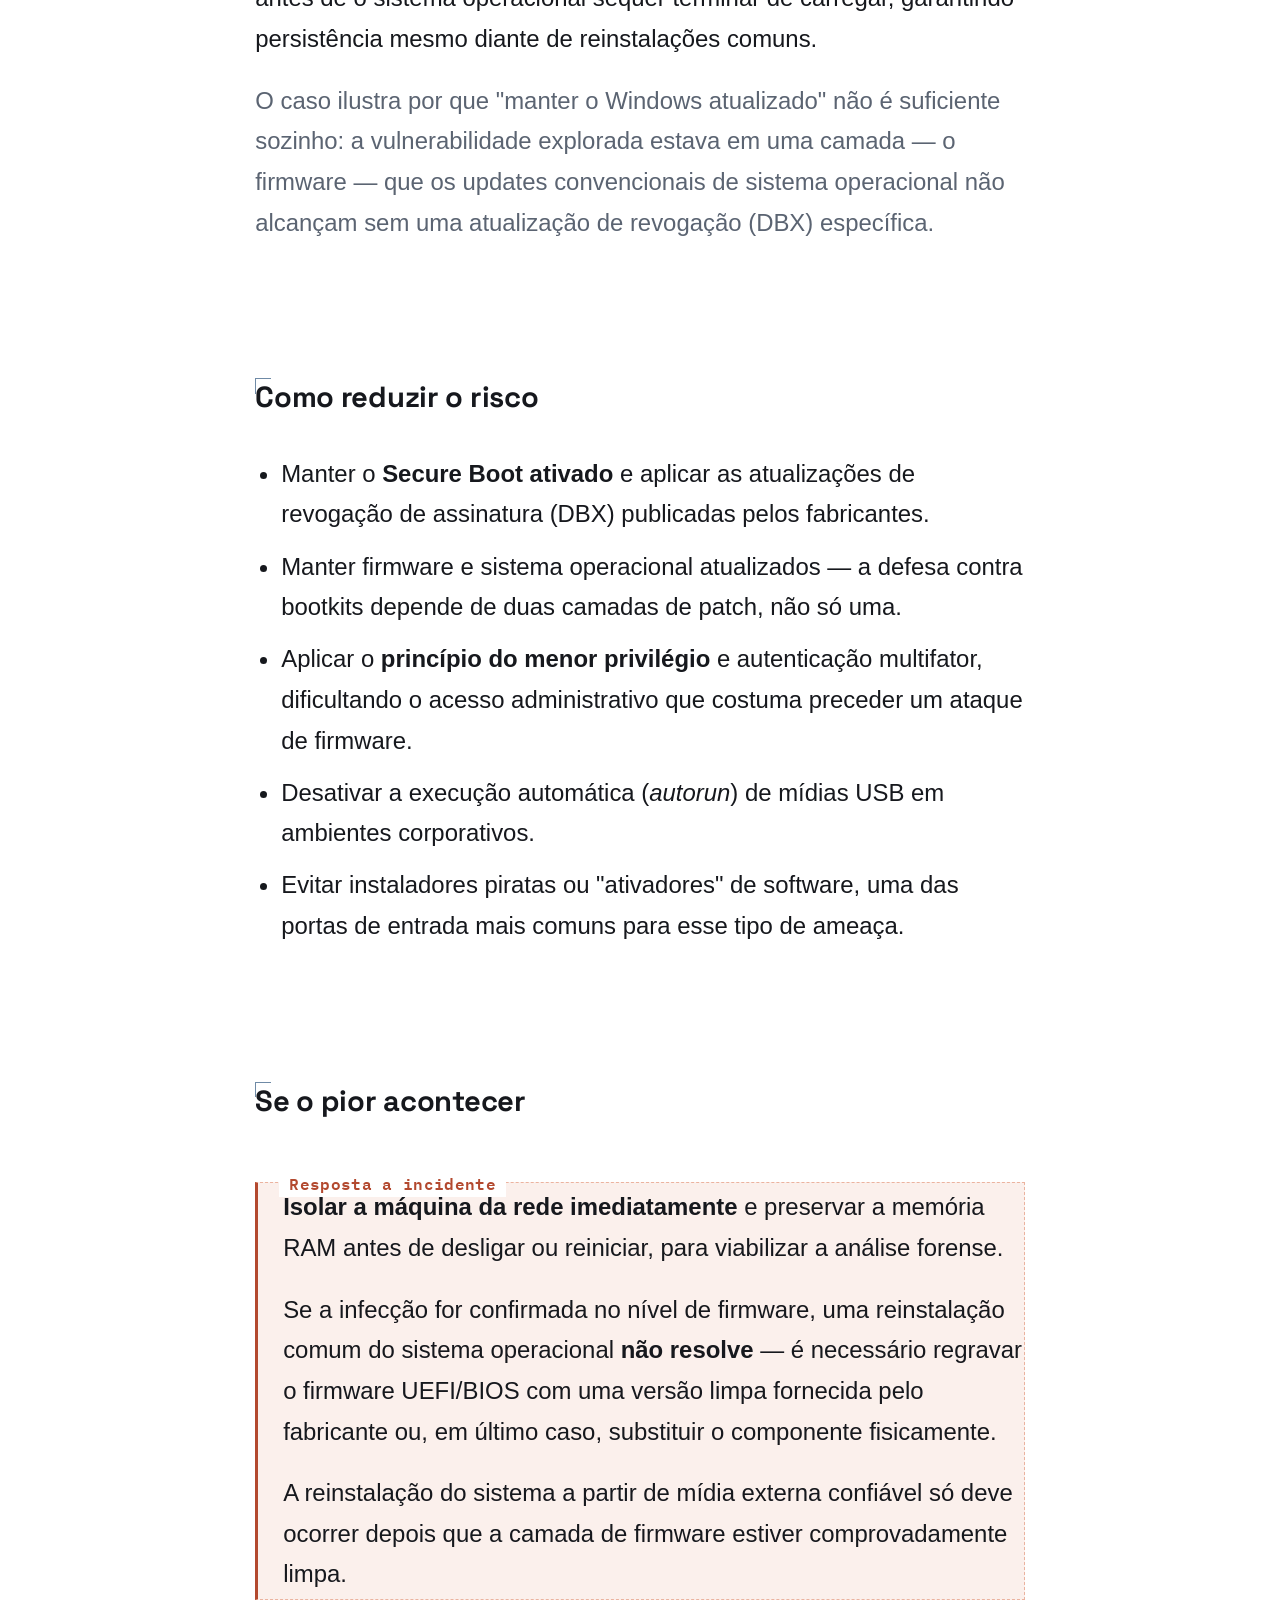
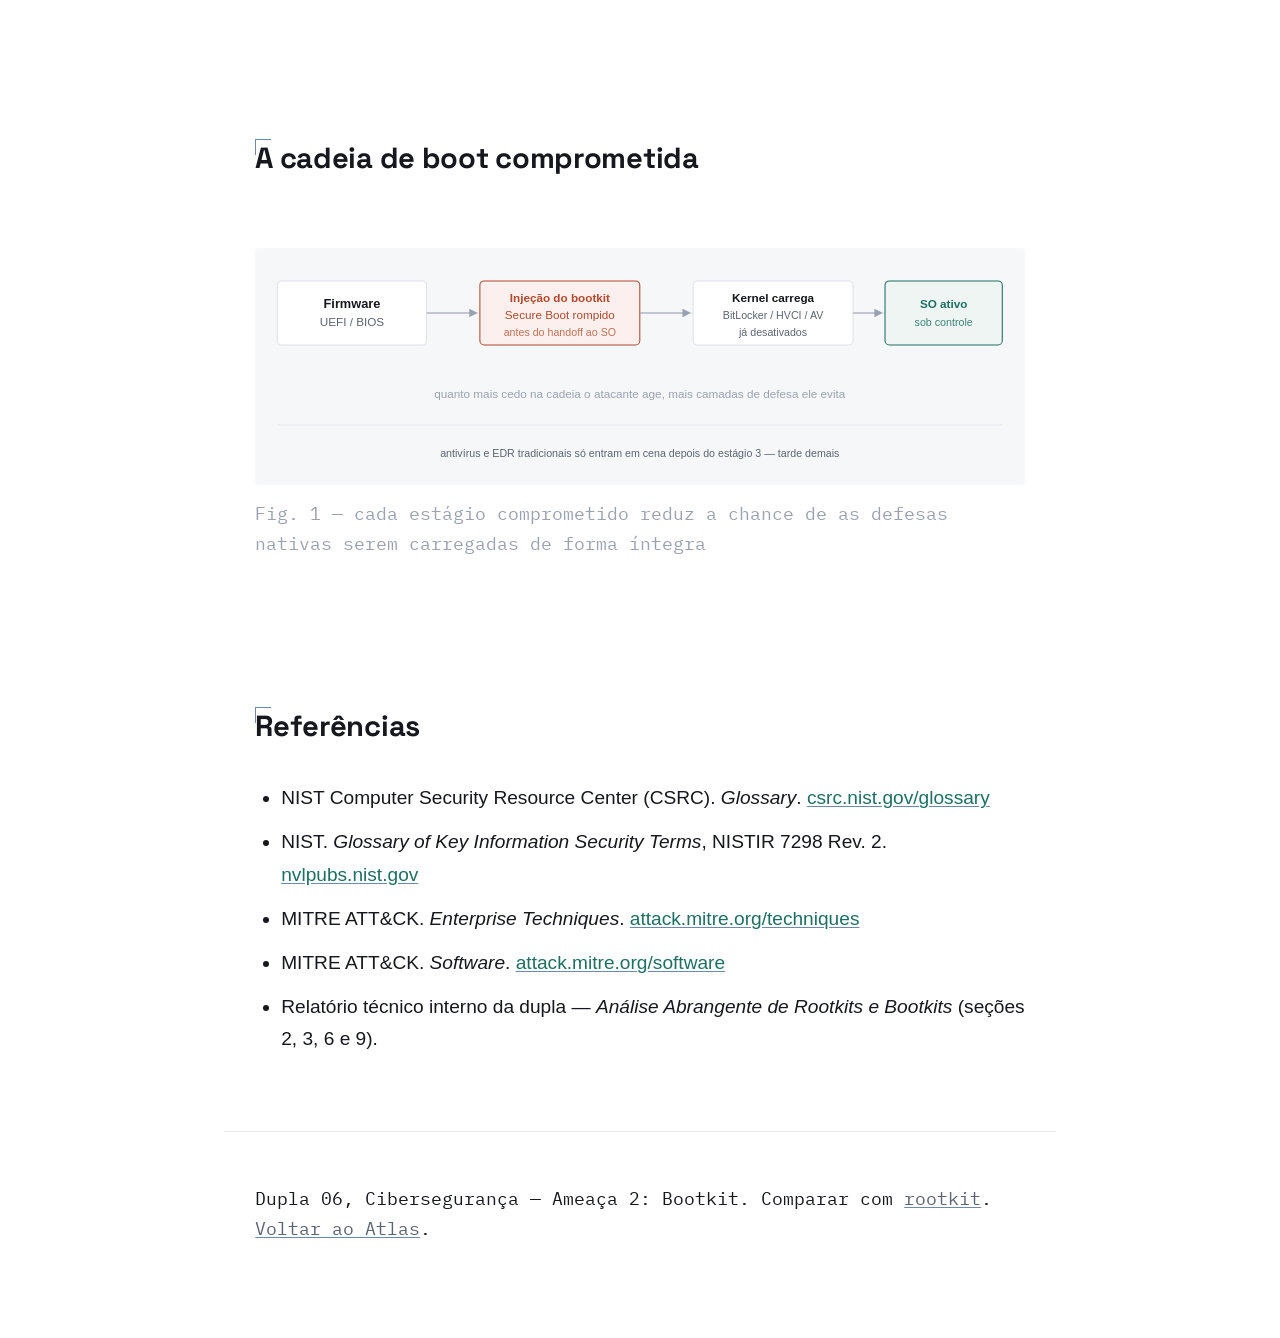
<file: bootkit.html>
﻿<!doctype html>
<html lang="pt-BR">
  <head>
    <meta charset="UTF-8" />
    <meta name="viewport" content="width=device-width, initial-scale=1.0" />
    <title>Bootkit — Atlas de Ameaças Cibernéticas</title>
    <meta
      name="description"
      content="O que é um bootkit, como ele compromete o processo de inicialização, exemplos reais como o BlackLotus, e como detectar, prevenir e responder a esse tipo de ataque."
    />
    <link rel="stylesheet" href="css/style.css" />
  </head>

  <body>
    <div class="accent-bar"></div>
    <header class="site-header">
      <a class="brand" href="#">Atlas de Ameaças Cibernéticas</a>
      <nav aria-label="Ameaças da dupla 06">
        <a href="index.html">Rootkit</a>
        <a href="bootkit.html" aria-current="page">Bootkit</a>
        <a href="desafio.html">Desafio</a>
      </nav>
    </header>

    <header class="hero">
      <span class="badge">Dupla 06 — Ameaça 2</span>
      <h1>Bootkit</h1>
      <p class="lede">
        O malware que assume o controle da máquina antes mesmo de o sistema
        operacional acordar.
      </p>
      <p class="see-also">
        Compare com o <a href="index.html">rootkit</a>, a primeira ameaça da
        dupla.
      </p>

      <nav class="quicknav" aria-label="Nesta página">
        <a href="#conceito">Conceito</a>
        <a href="#historico">Histórico</a>
        <a href="#funcionamento">Funcionamento</a>
        <a href="#vetores">Vetores</a>
        <a href="#impactos">Impactos</a>
        <a href="#deteccao">Detecção</a>
        <a href="#exemplo">Exemplo real</a>
        <a href="#prevencao">Prevenção</a>
        <a href="#resposta">Resposta</a>
        <a href="#diagrama">Diagrama</a>
        <a href="#referencias">Referências</a>
      </nav>
    </header>

    <main>
      <section id="conceito">
        <h2>O que é um bootkit</h2>
        <p>
          Um <strong>bootkit</strong> é uma categoria avançada de rootkit
          voltada a comprometer os mecanismos de inicialização do computador — o
          <em>Master Boot Record</em> (MBR), o
          <em>Volume Boot Record</em> (VBR), os carregadores de boot ou o
          próprio firmware (UEFI/BIOS).
        </p>
        <p>
          O que o torna especialmente perigoso não é apenas onde ele se instala,
          mas <strong>quando</strong> ele age: antes de o sistema operacional
          carregar. Isso significa que o bootkit executa seu código antes de
          qualquer antivírus, EDR ou defesa nativa entrar em cena — ele tem a
          primeira palavra, e pode decidir o que o resto do sistema vai "ver" a
          partir daí.
        </p>
      </section>

      <section id="historico">
        <h2>Da BIOS ao firmware: uma linha do tempo</h2>
        <ul class="timeline">
          <li>
            <span class="year">Anos 2000</span>
            <p>
              Rootkits migram do espaço do usuário para o kernel. Surgem os
              primeiros bootkits, atacando diretamente o MBR — tornando a
              limpeza por antivírus tradicionais praticamente inútil, já que o
              malware age antes deles.
            </p>
          </li>
          <li>
            <span class="year">2018 — LoJax</span>
            <p>
              Primeiro bootkit de firmware UEFI identificado em uma operação
              real de espionagem, atribuído ao grupo APT28.
            </p>
          </li>
          <li>
            <span class="year">2022–2023 — BlackLotus</span>
            <p>
              Bootkit UEFI capaz de contornar o Secure Boot mesmo em Windows 10
              e 11 atualizados, explorando a falha conhecida como
              <em>Baton Drop</em>.
            </p>
          </li>
          <li>
            <span class="year">2024–2025 — CVE-2024-7344</span>
            <p>
              Vulnerabilidade encontrada em uma aplicação UEFI assinada pela
              própria Microsoft, usada como porta de entrada para bootkits como
              o Bootkitty.
            </p>
          </li>
        </ul>
      </section>

      <section id="funcionamento">
        <h2>Como o bootkit assume o controle</h2>
        <p class="dim">
          O ataque se desenrola em uma cadeia curta, mas decisiva — cada etapa
          acontece antes que a anterior tenha chance de ser auditada.
        </p>
        <ol class="steps">
          <li>
            <strong>Energização da máquina</strong>O firmware UEFI (ou a BIOS,
            em máquinas mais antigas) assume o controle inicial do hardware.
          </li>
          <li>
            <strong>Verificação de assinatura</strong>O Secure Boot deveria
            validar cada componente antes de deixá-lo executar — essa validação
            é exatamente o elo que o bootkit tenta quebrar.
          </li>
          <li>
            <strong>Injeção do código malicioso</strong>Explorando uma falha de
            validação ou um driver vulnerável já presente no firmware, o bootkit
            insere seu próprio código na cadeia de boot.
          </li>
          <li>
            <strong>Handoff comprometido</strong>O controle passa ao carregador
            do sistema operacional, mas agora sob supervisão do atacante.
          </li>
          <li>
            <strong>Desativação de defesas nativas</strong>Com esse nível de
            privilégio, o bootkit consegue desligar mecanismos como BitLocker,
            HVCI (integridade de código protegida por hipervisor) e o próprio
            antivírus — antes que eles sequer inicializem.
          </li>
          <li>
            <strong>Persistência</strong>Como o código malicioso vive no
            firmware ou nos setores de boot, ele sobrevive a reinicializações e,
            em muitos casos, até a uma formatação completa do disco.
          </li>
        </ol>
      </section>

      <section id="vetores">
        <h2>Como ele chega até a máquina</h2>
        <p>
          Comprometer o firmware raramente é o primeiro passo de um ataque —
          normalmente é a etapa final de uma cadeia que começou de forma mais
          comum:
        </p>
        <ul>
          <li>
            <strong>Phishing e engenharia social:</strong> um anexo ou
            instalador malicioso abre a porta para uma exploração posterior mais
            profunda.
          </li>
          <li>
            <strong>Exploração de vulnerabilidades:</strong> falhas em sistemas
            ou aplicações desatualizadas dão ao atacante o acesso privilegiado
            necessário para tocar no firmware.
          </li>
          <li>
            <strong>Ataques à cadeia de suprimentos:</strong> dependências ou
            pacotes de software adulterados entregam o payload sem que o usuário
            perceba.
          </li>
          <li>
            <strong>Dispositivos USB infectados</strong> deixados
            propositalmente em locais públicos ou corporativos.
          </li>
          <li>
            <strong>Softwares piratas e ativadores "cracked"</strong>, uma das
            portas de entrada mais comuns para usuários domésticos.
          </li>
        </ul>
      </section>

      <section id="impactos">
        <h2>O que está em jogo</h2>
        <p>
          Um bootkit não rouba só dados — ele corrompe a própria base sobre a
          qual todas as outras defesas do sistema se apoiam.
        </p>
        <div class="pillars">
          <div class="pillar">
            <h4>Confidencialidade</h4>
            <p>
              Credenciais, chaves e teclas digitadas podem ser capturadas
              silenciosamente antes de qualquer proteção entrar em ação.
            </p>
          </div>
          <div class="pillar">
            <h4>Integridade</h4>
            <p>
              O sistema passa a reportar informações falsas sobre si mesmo —
              processos, arquivos e configurações adulterados sem deixar rastro
              visível.
            </p>
          </div>
          <div class="pillar">
            <h4>Disponibilidade</h4>
            <p>
              O acesso persistente pode ser usado para implantar ransomware ou
              incluir a máquina em uma botnet, comprometendo sua operação
              normal.
            </p>
          </div>
        </div>
      </section>

      <section id="deteccao">
        <h2>Sinais que podem indicar comprometimento</h2>
        <div class="panel defense">
          <span class="label">Indicadores de detecção</span>
          <ul style="margin-bottom: 0">
            <li>
              Problemas de segurança que
              <strong
                >persistem mesmo após reinstalar o sistema operacional</strong
              >
              — o sinal mais característico de um bootkit.
            </li>
            <li>
              Varreduras antimalware executadas <strong>fora</strong> do
              ambiente potencialmente infectado (boot offline) encontram
              inconsistências que o sistema em uso não reporta.
            </li>
            <li>
              Análise forense de memória RAM revelando módulos, ganchos
              (<em>hooks</em>) ou callbacks não explicados.
            </li>
            <li>
              Alertas de firmware relacionados à validação do Secure Boot ou a
              listas de revogação de assinatura (DBX) desatualizadas.
            </li>
          </ul>
        </div>
      </section>

      <section id="exemplo">
        <h2>Estudo de caso: BlackLotus</h2>
        <p>
          Identificado em 2022 e detalhado publicamente em 2023, o
          <strong>BlackLotus</strong> foi o primeiro bootkit UEFI conhecido
          capaz de contornar o Secure Boot em versões atualizadas do Windows 10
          e 11 — mesmo com todas as correções de segurança disponíveis
          instaladas.
        </p>
        <p>
          Ele explorava uma vulnerabilidade já conhecida (apelidada de
          <em>Baton Drop</em>) em um componente de boot legítimo e assinado
          digitalmente, contornando assim a proteção sem precisar de uma
          assinatura falsificada. Uma vez ativo, desligava o BitLocker e o
          Windows Defender antes de o sistema operacional sequer terminar de
          carregar, garantindo persistência mesmo diante de reinstalações
          comuns.
        </p>
        <p class="dim">
          O caso ilustra por que "manter o Windows atualizado" não é suficiente
          sozinho: a vulnerabilidade explorada estava em uma camada — o firmware
          — que os updates convencionais de sistema operacional não alcançam sem
          uma atualização de revogação (DBX) específica.
        </p>
      </section>

      <section id="prevencao">
        <h2>Como reduzir o risco</h2>
        <ul>
          <li>
            Manter o <strong>Secure Boot ativado</strong> e aplicar as
            atualizações de revogação de assinatura (DBX) publicadas pelos
            fabricantes.
          </li>
          <li>
            Manter firmware e sistema operacional atualizados — a defesa contra
            bootkits depende de duas camadas de patch, não só uma.
          </li>
          <li>
            Aplicar o <strong>princípio do menor privilégio</strong> e
            autenticação multifator, dificultando o acesso administrativo que
            costuma preceder um ataque de firmware.
          </li>
          <li>
            Desativar a execução automática (<em>autorun</em>) de mídias USB em
            ambientes corporativos.
          </li>
          <li>
            Evitar instaladores piratas ou "ativadores" de software, uma das
            portas de entrada mais comuns para esse tipo de ameaça.
          </li>
        </ul>
      </section>

      <section id="resposta">
        <h2>Se o pior acontecer</h2>
        <div class="panel threat">
          <span class="label">Resposta a incidente</span>
          <p>
            <strong>Isolar a máquina da rede imediatamente</strong> e preservar
            a memória RAM antes de desligar ou reiniciar, para viabilizar a
            análise forense.
          </p>
          <p>
            Se a infecção for confirmada no nível de firmware, uma reinstalação
            comum do sistema operacional <strong>não resolve</strong> — é
            necessário regravar o firmware UEFI/BIOS com uma versão limpa
            fornecida pelo fabricante ou, em último caso, substituir o
            componente fisicamente.
          </p>
          <p style="margin-bottom: 0">
            A reinstalação do sistema a partir de mídia externa confiável só
            deve ocorrer depois que a camada de firmware estiver comprovadamente
            limpa.
          </p>
        </div>
      </section>

      <section id="diagrama">
        <h2>A cadeia de boot comprometida</h2>
        <figure>
          <svg
            viewBox="0 0 720 220"
            xmlns="http://www.w3.org/2000/svg"
            role="img"
            aria-labelledby="diagTitle diagDesc"
          >
            <title id="diagTitle">
              Diagrama da cadeia de boot comprometida por um bootkit
            </title>
            <desc id="diagDesc">
              Quatro estágios em sequência: firmware UEFI, injeção do bootkit
              rompendo o Secure Boot, carregamento do kernel com defesas
              desativadas, e sistema operacional sob controle do atacante.
            </desc>

            <!-- linha guia -->
            <line
              x1="70"
              y1="60"
              x2="650"
              y2="60"
              stroke="#dfe2e8"
              stroke-width="1"
            />

            <!-- estagio 1 -->
            <rect
              x="20"
              y="30"
              width="140"
              height="60"
              rx="4"
              fill="#ffffff"
              stroke="#dfe2e8"
            />
            <text
              x="90"
              y="55"
              text-anchor="middle"
              fill="#16181d"
              font-family="Inter, sans-serif"
              font-size="12"
              font-weight="600"
            >
              Firmware
            </text>
            <text
              x="90"
              y="72"
              text-anchor="middle"
              fill="#5b6472"
              font-family="Inter, sans-serif"
              font-size="11"
            >
              UEFI / BIOS
            </text>

            <!-- estagio 2 -->
            <rect
              x="210"
              y="30"
              width="150"
              height="60"
              rx="4"
              fill="#fbf0ed"
              stroke="#b3492f"
            />
            <text
              x="285"
              y="50"
              text-anchor="middle"
              fill="#b3492f"
              font-family="Inter, sans-serif"
              font-size="11"
              font-weight="600"
            >
              Injeção do bootkit
            </text>
            <text
              x="285"
              y="66"
              text-anchor="middle"
              fill="#b3492f"
              font-family="Inter, sans-serif"
              font-size="11"
            >
              Secure Boot rompido
            </text>
            <text
              x="285"
              y="82"
              text-anchor="middle"
              fill="#c17155"
              font-family="Inter, sans-serif"
              font-size="10"
            >
              antes do handoff ao SO
            </text>

            <!-- estagio 3 -->
            <rect
              x="410"
              y="30"
              width="150"
              height="60"
              rx="4"
              fill="#ffffff"
              stroke="#dfe2e8"
            />
            <text
              x="485"
              y="50"
              text-anchor="middle"
              fill="#16181d"
              font-family="Inter, sans-serif"
              font-size="11"
              font-weight="600"
            >
              Kernel carrega
            </text>
            <text
              x="485"
              y="66"
              text-anchor="middle"
              fill="#5b6472"
              font-family="Inter, sans-serif"
              font-size="10"
            >
              BitLocker / HVCI / AV
            </text>
            <text
              x="485"
              y="82"
              text-anchor="middle"
              fill="#5b6472"
              font-family="Inter, sans-serif"
              font-size="10"
            >
              já desativados
            </text>

            <!-- estagio 4 -->
            <rect
              x="590"
              y="30"
              width="110"
              height="60"
              rx="4"
              fill="#eef5f3"
              stroke="#1f6f63"
            />
            <text
              x="645"
              y="55"
              text-anchor="middle"
              fill="#1f6f63"
              font-family="Inter, sans-serif"
              font-size="11"
              font-weight="600"
            >
              SO ativo
            </text>
            <text
              x="645"
              y="72"
              text-anchor="middle"
              fill="#3f8478"
              font-family="Inter, sans-serif"
              font-size="10"
            >
              sob controle
            </text>

            <!-- setas -->
            <path
              d="M160 60 L206 60"
              stroke="#9aa2b1"
              stroke-width="1"
              marker-end="url(#arrow)"
            />
            <path
              d="M360 60 L406 60"
              stroke="#9aa2b1"
              stroke-width="1"
              marker-end="url(#arrow)"
            />
            <path
              d="M560 60 L586 60"
              stroke="#9aa2b1"
              stroke-width="1"
              marker-end="url(#arrow)"
            />

            <defs>
              <marker
                id="arrow"
                markerWidth="8"
                markerHeight="8"
                refX="6"
                refY="4"
                orient="auto"
              >
                <path d="M0,0 L8,4 L0,8 Z" fill="#9aa2b1" />
              </marker>
            </defs>

            <text
              x="360"
              y="140"
              text-anchor="middle"
              fill="#9aa2b1"
              font-family="Inter, sans-serif"
              font-size="11"
            >
              quanto mais cedo na cadeia o atacante age, mais camadas de defesa
              ele evita
            </text>
            <line
              x1="20"
              y1="165"
              x2="700"
              y2="165"
              stroke="#e6e8ec"
              stroke-width="1"
            />
            <text
              x="360"
              y="195"
              text-anchor="middle"
              fill="#5b6472"
              font-family="Inter, sans-serif"
              font-size="10"
            >
              antivírus e EDR tradicionais só entram em cena depois do estágio 3
              — tarde demais
            </text>
          </svg>
          <figcaption>
            Fig. 1 — cada estágio comprometido reduz a chance de as defesas
            nativas serem carregadas de forma íntegra
          </figcaption>
        </figure>
      </section>

      <section id="referencias">
        <h2>Referências</h2>
        <ul class="refs">
          <li>
            NIST Computer Security Resource Center (CSRC). <em>Glossary</em>.
            <a
              href="https://csrc.nist.gov/glossary/"
              target="_blank"
              rel="noopener"
              >csrc.nist.gov/glossary</a
            >
          </li>
          <li>
            NIST. <em>Glossary of Key Information Security Terms</em>, NISTIR
            7298 Rev. 2.
            <a
              href="https://nvlpubs.nist.gov/nistpubs/ir/2013/nist.ir.7298r2.pdf"
              target="_blank"
              rel="noopener"
              >nvlpubs.nist.gov</a
            >
          </li>
          <li>
            MITRE ATT&amp;CK. <em>Enterprise Techniques</em>.
            <a
              href="https://attack.mitre.org/techniques/"
              target="_blank"
              rel="noopener"
              >attack.mitre.org/techniques</a
            >
          </li>
          <li>
            MITRE ATT&amp;CK. <em>Software</em>.
            <a
              href="https://attack.mitre.org/software/"
              target="_blank"
              rel="noopener"
              >attack.mitre.org/software</a
            >
          </li>
          <li>
            Relatório técnico interno da dupla —
            <em>Análise Abrangente de Rootkits e Bootkits</em> (seções 2, 3, 6 e
            9).
          </li>
        </ul>
      </section>
    </main>

    <footer>
      <p>
        Dupla 06, Cibersegurança — Ameaça 2: Bootkit. Comparar com
        <a href="index.html">rootkit</a>.
        <a href="#">Voltar ao Atlas</a>.
      </p>
    </footer>
  </body>
</html>
</file>
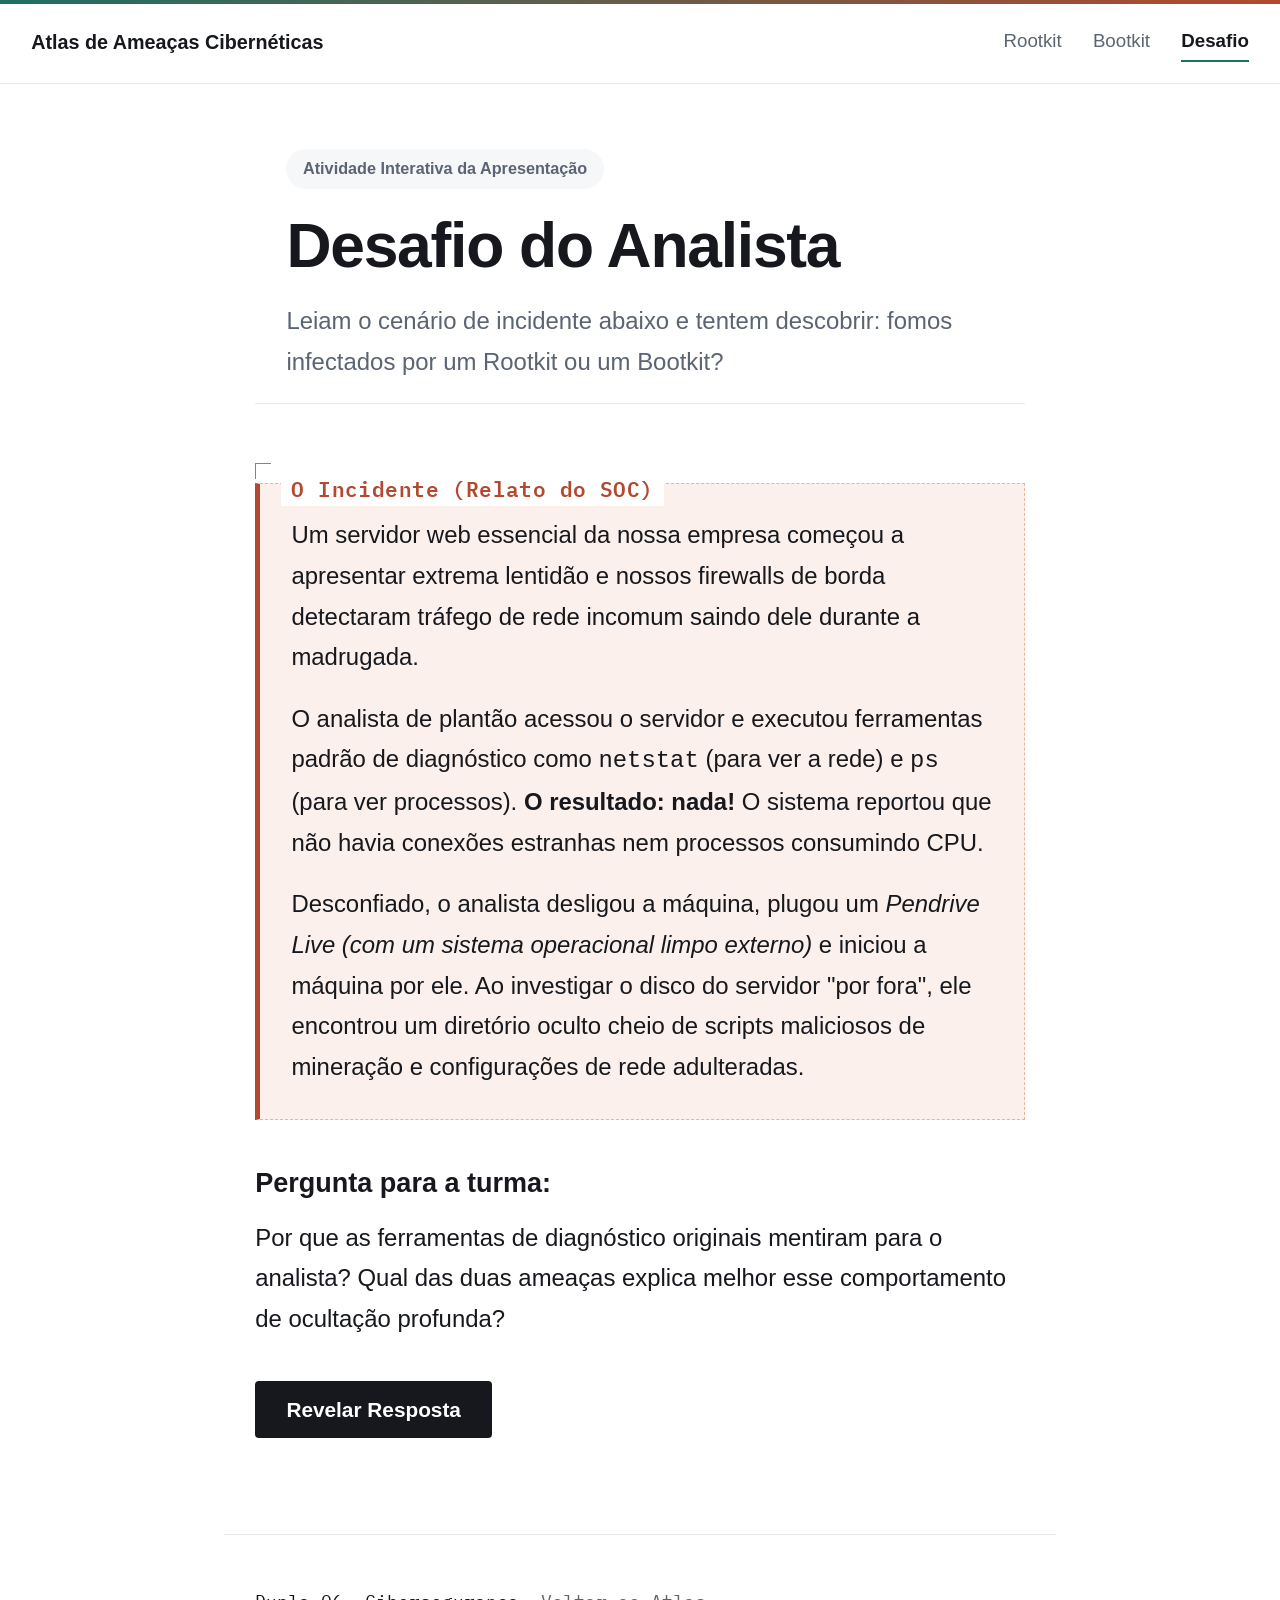
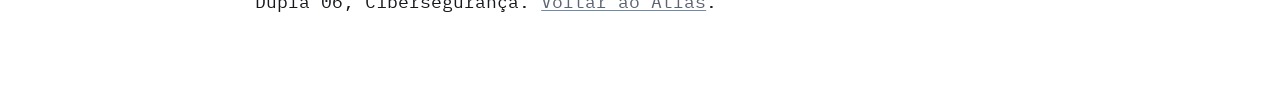
<file: desafio.html>
﻿<!doctype html>
<html lang="pt-BR">
  <head>
    <meta charset="UTF-8" />
    <meta name="viewport" content="width=device-width, initial-scale=1.0" />
    <title>Desafio do Analista — Atlas de Ameaças</title>
    <link rel="stylesheet" href="css/style.css" />
    <style>
      .hidden-answer {
        display: none;
        margin-top: 1.5rem;
        animation: slideUpFade 0.5s ease-out;
      }
      .btn-reveal {
        background: var(--text);
        color: var(--bg);
        border: none;
        padding: 0.8rem 1.5rem;
        font-size: 1rem;
        font-family: var(--sans);
        font-weight: 600;
        border-radius: 4px;
        cursor: pointer;
        margin-top: 1rem;
        transition: transform 0.2s;
      }
      .btn-reveal:hover {
        transform: scale(1.05);
      }
    </style>
  </head>

  <body>
    <div class="accent-bar"></div>
    <header class="site-header">
      <a class="brand" href="../index.html">Atlas de Ameaças Cibernéticas</a>
      <nav aria-label="Ameaças da dupla 06">
        <a href="rootkit.html">Rootkit</a>
        <a href="bootkit.html">Bootkit</a>
        <a href="desafio.html" aria-current="page">Desafio</a>
      </nav>
    </header>

    <main style="padding-top: 2rem;">
      <header class="hero" style="padding-bottom: 1rem;">
        <span class="badge">Atividade Interativa da Apresentação</span>
        <h1>Desafio do Analista</h1>
        <p class="lede">
          Leiam o cenário de incidente abaixo e tentem descobrir: fomos infectados por um Rootkit ou um Bootkit?
        </p>
      </header>

      <section>
        <div class="panel threat" style="padding: 1.5rem; border-left-width: 5px;">
          <span class="label" style="font-size: 1rem; margin-bottom: 1rem;">O Incidente (Relato do SOC)</span>
          <p>Um servidor web essencial da nossa empresa começou a apresentar extrema lentidão e nossos firewalls de borda detectaram tráfego de rede incomum saindo dele durante a madrugada.</p>
          <p>O analista de plantão acessou o servidor e executou ferramentas padrão de diagnóstico como <code>netstat</code> (para ver a rede) e <code>ps</code> (para ver processos). <strong>O resultado: nada!</strong> O sistema reportou que não havia conexões estranhas nem processos consumindo CPU.</p>
          <p>Desconfiado, o analista desligou a máquina, plugou um <em>Pendrive Live (com um sistema operacional limpo externo)</em> e iniciou a máquina por ele. Ao investigar o disco do servidor "por fora", ele encontrou um diretório oculto cheio de scripts maliciosos de mineração e configurações de rede adulteradas.</p>
        </div>
        
        <h3 style="margin-top: 2rem; font-size: 1.3rem;">Pergunta para a turma:</h3>
        <p>Por que as ferramentas de diagnóstico originais mentiram para o analista? Qual das duas ameaças explica melhor esse comportamento de ocultação profunda?</p>

        <button class="btn-reveal" onclick="document.getElementById('resposta').style.display='block'; this.style.display='none';">Revelar Resposta</button>

        <div id="resposta" class="hidden-answer panel defense" style="padding: 1.5rem; border-left-width: 5px;">
          <span class="label" style="font-size: 1rem;">Resposta e Justificativa</span>
          <h3 style="margin-top: 0; color: var(--accent);">É um Rootkit!</h3>
          <p>A característica principal que define este incidente é a <strong>subversão do Sistema Operacional (hooking)</strong>. O malware interceptou as chamadas das ferramentas legítimas (<code>netstat</code>, <code>ps</code>, etc.) no nível do kernel e filtrou as informações para se esconder e mentir para o administrador.</p>
          <p>O analista só conseguiu ver a verdade quando contornou o sistema operacional comprometido, usando um sistema limpo (Pendrive Live). Se o ataque inicial tivesse modificado a placa-mãe (UEFI/BIOS) para comprometer a máquina antes mesmo do boot, teríamos como principal suspeito um <strong>Bootkit</strong> (que muitas vezes acaba instalando um rootkit, mas tem um vetor de persistência muito mais profundo e ligado ao hardware/inicialização).</p>
        </div>
      </section>
    </main>

    <footer style="margin-top: 2rem;">
      <p>
        Dupla 06, Cibersegurança.
        <a href="../index.html">Voltar ao Atlas</a>.
      </p>
    </footer>
  </body>
</html>
</file>
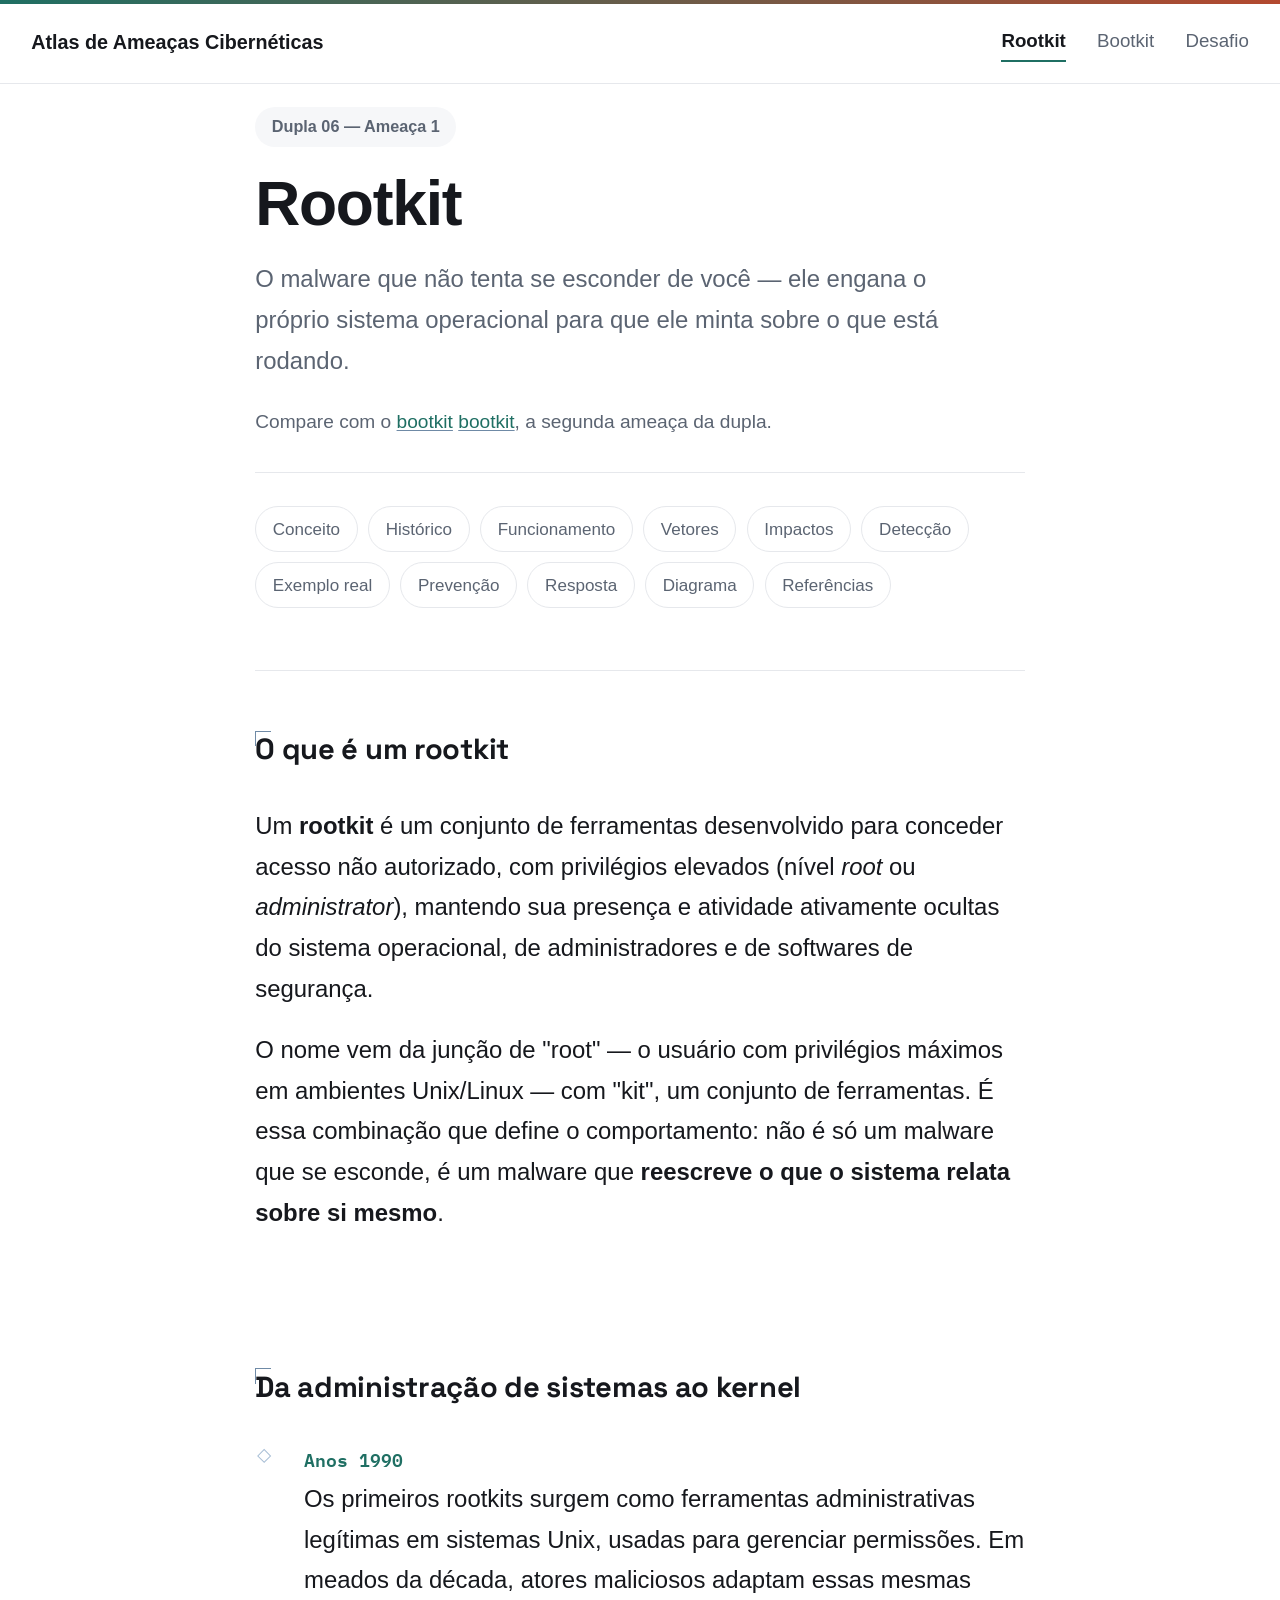
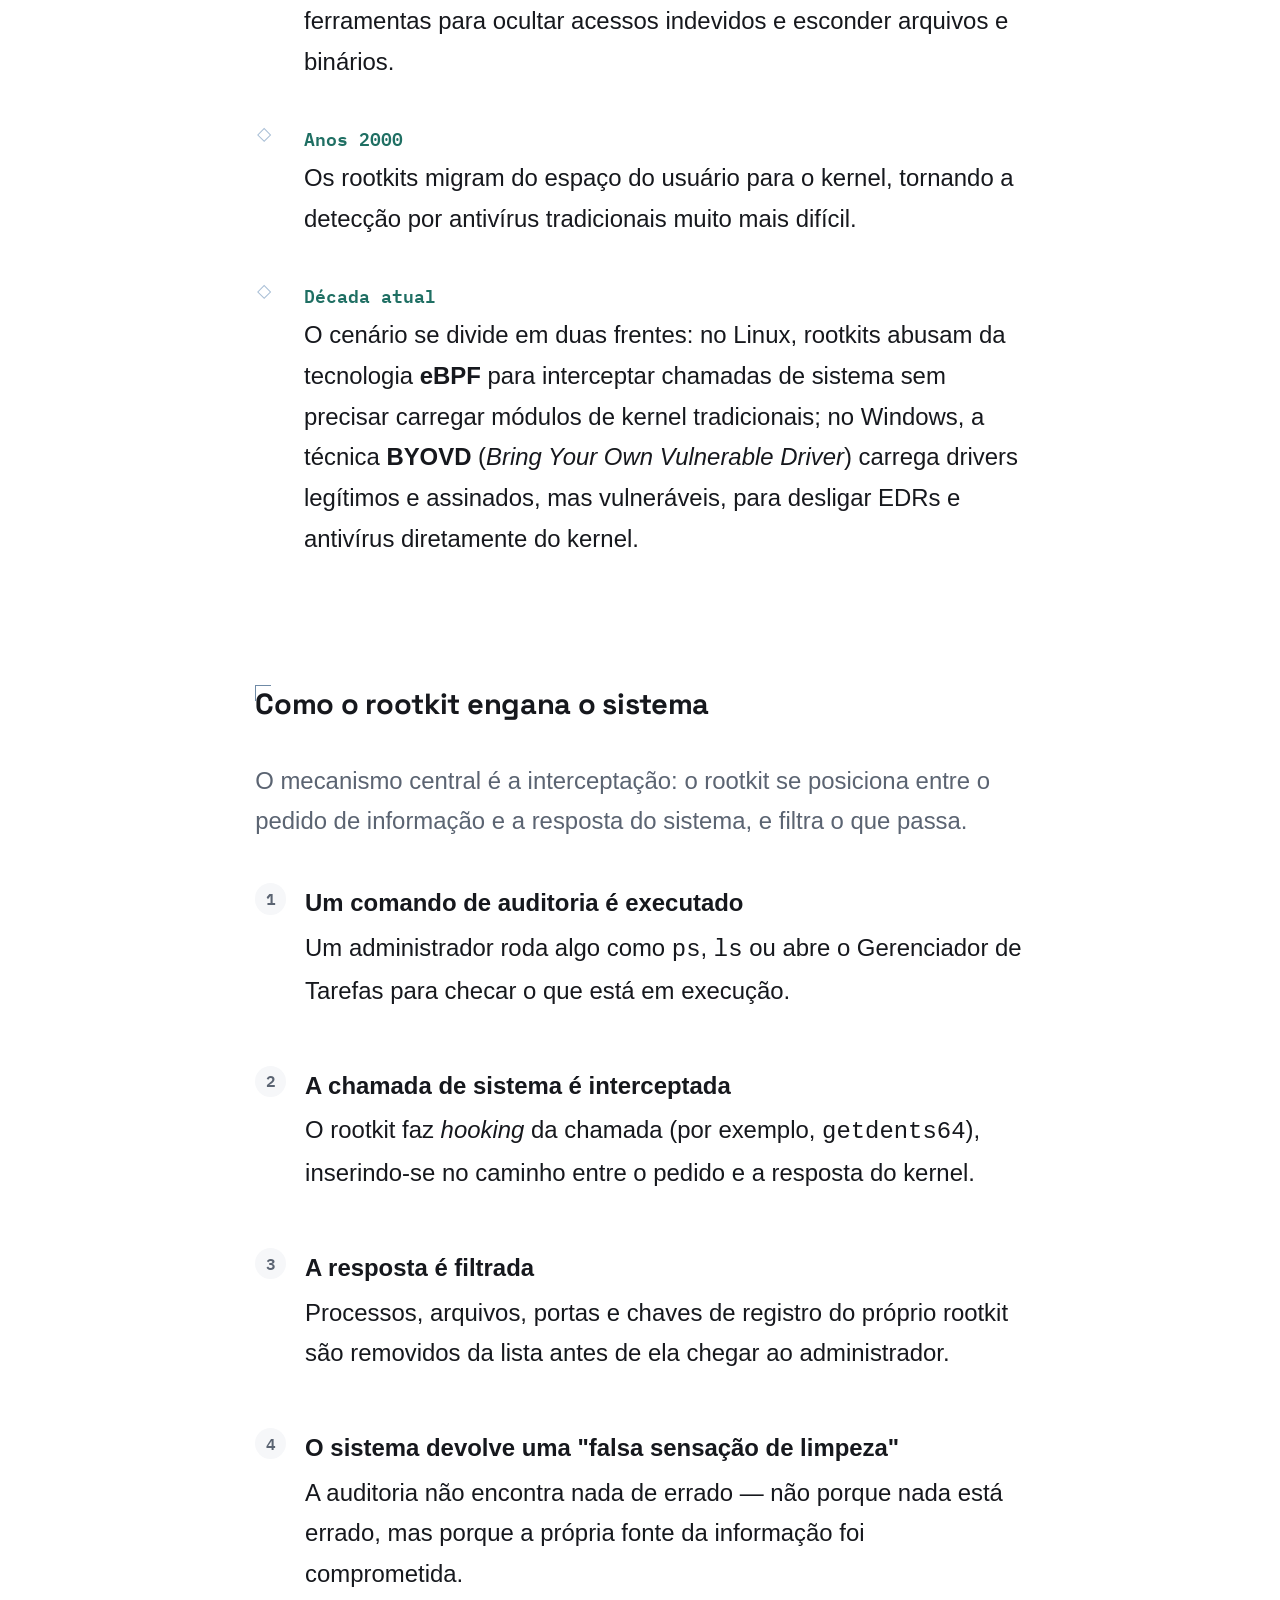
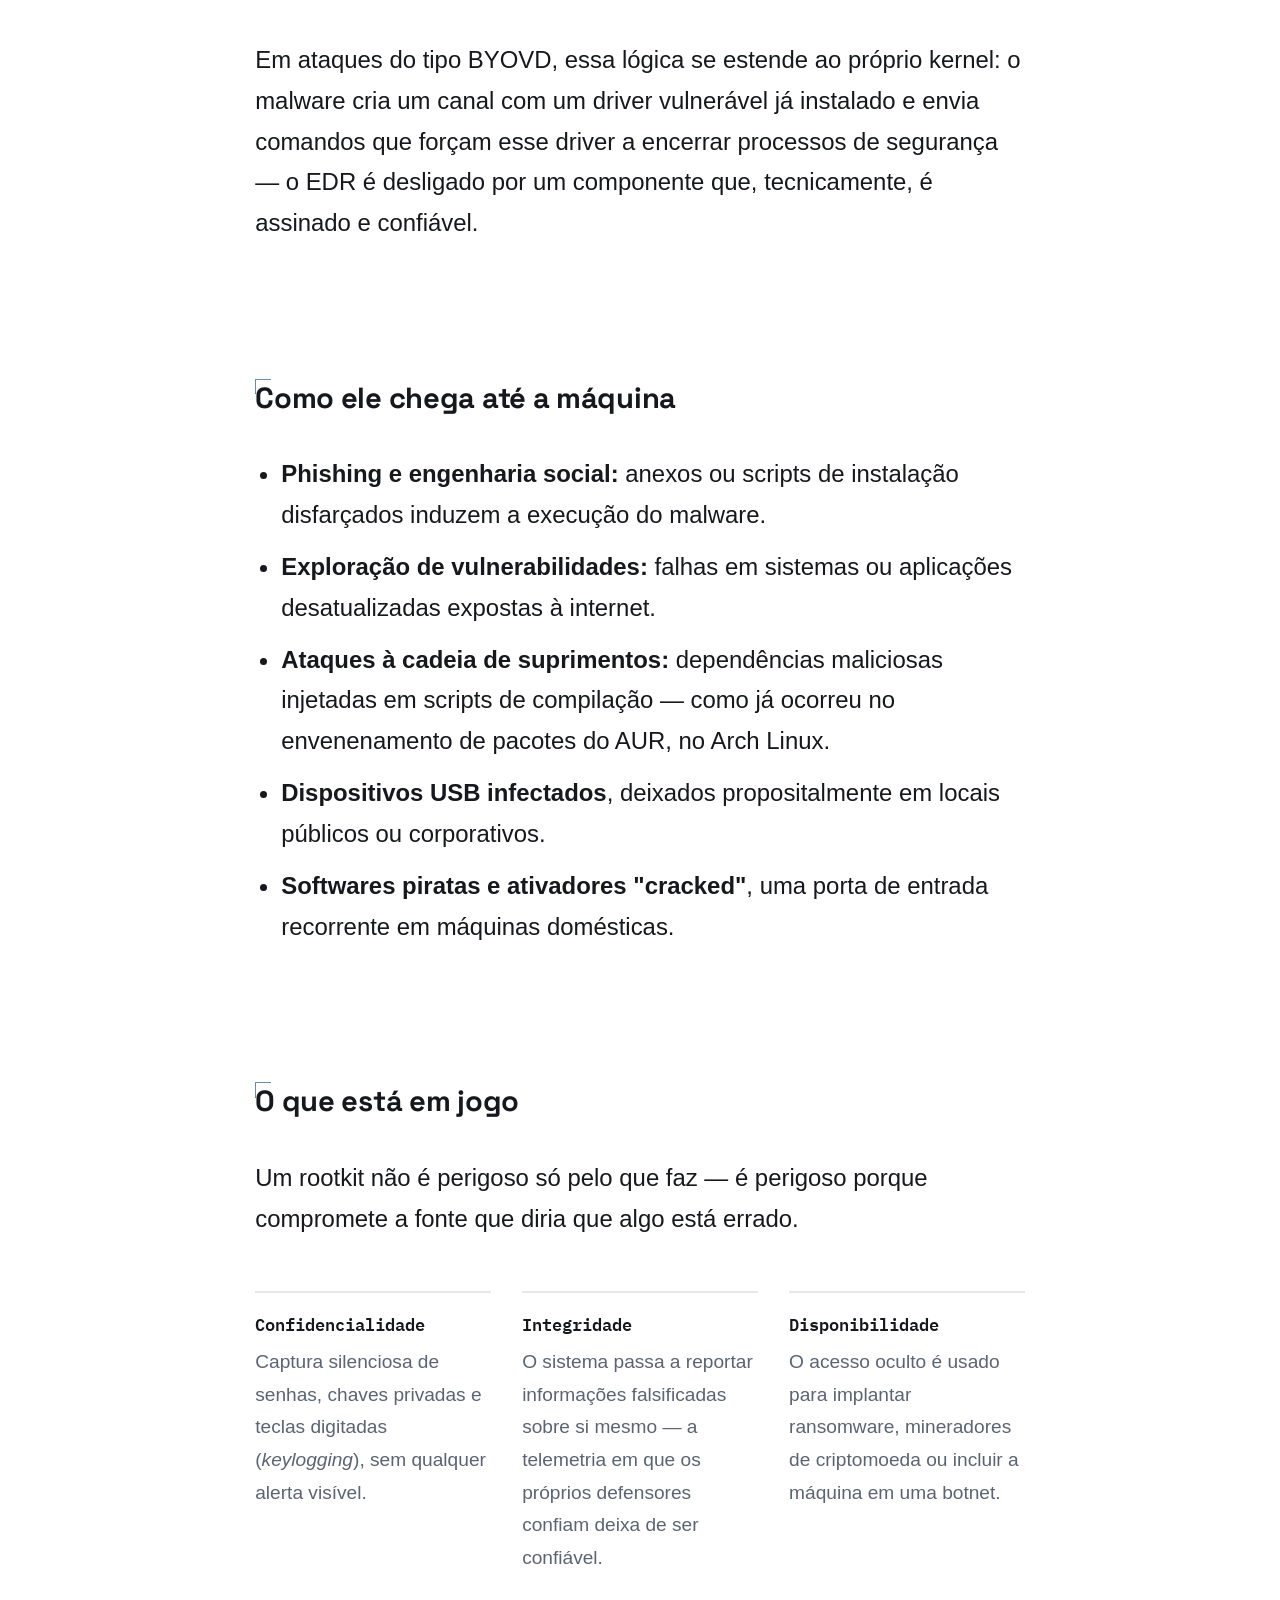
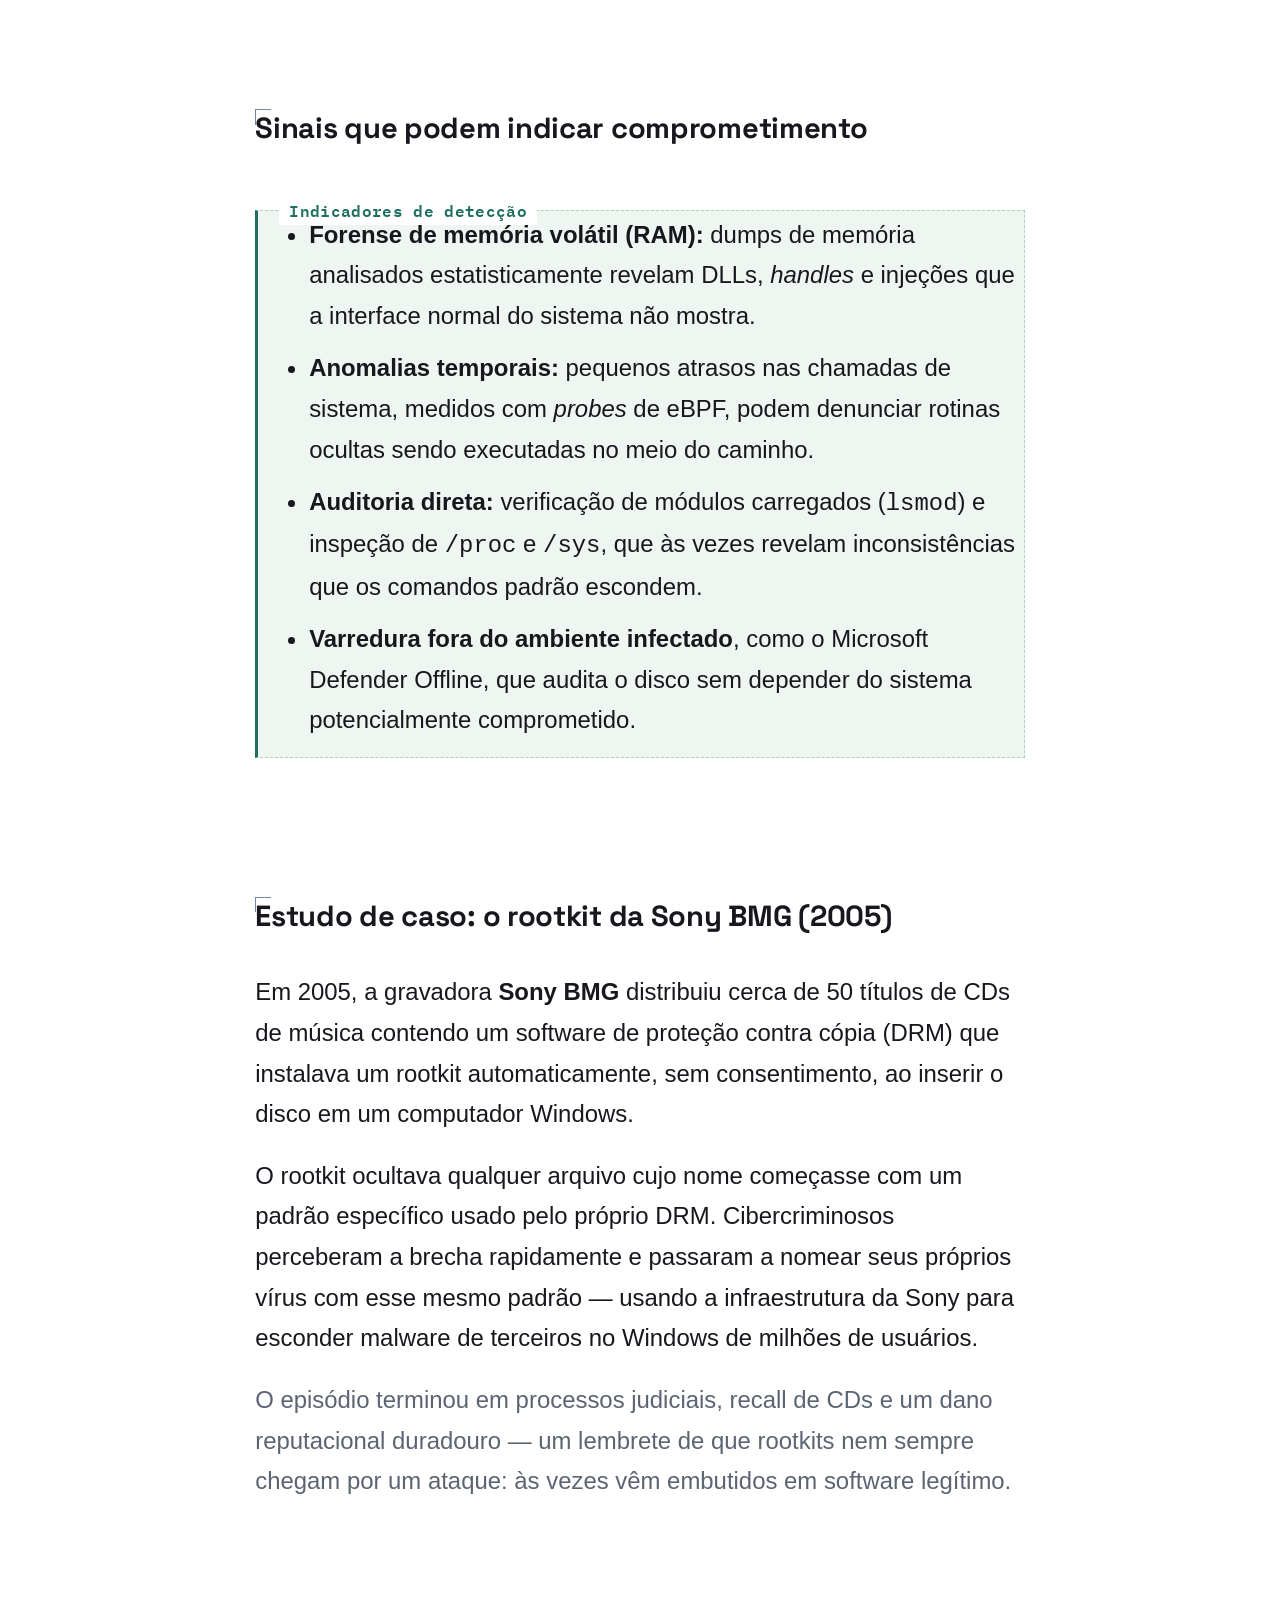
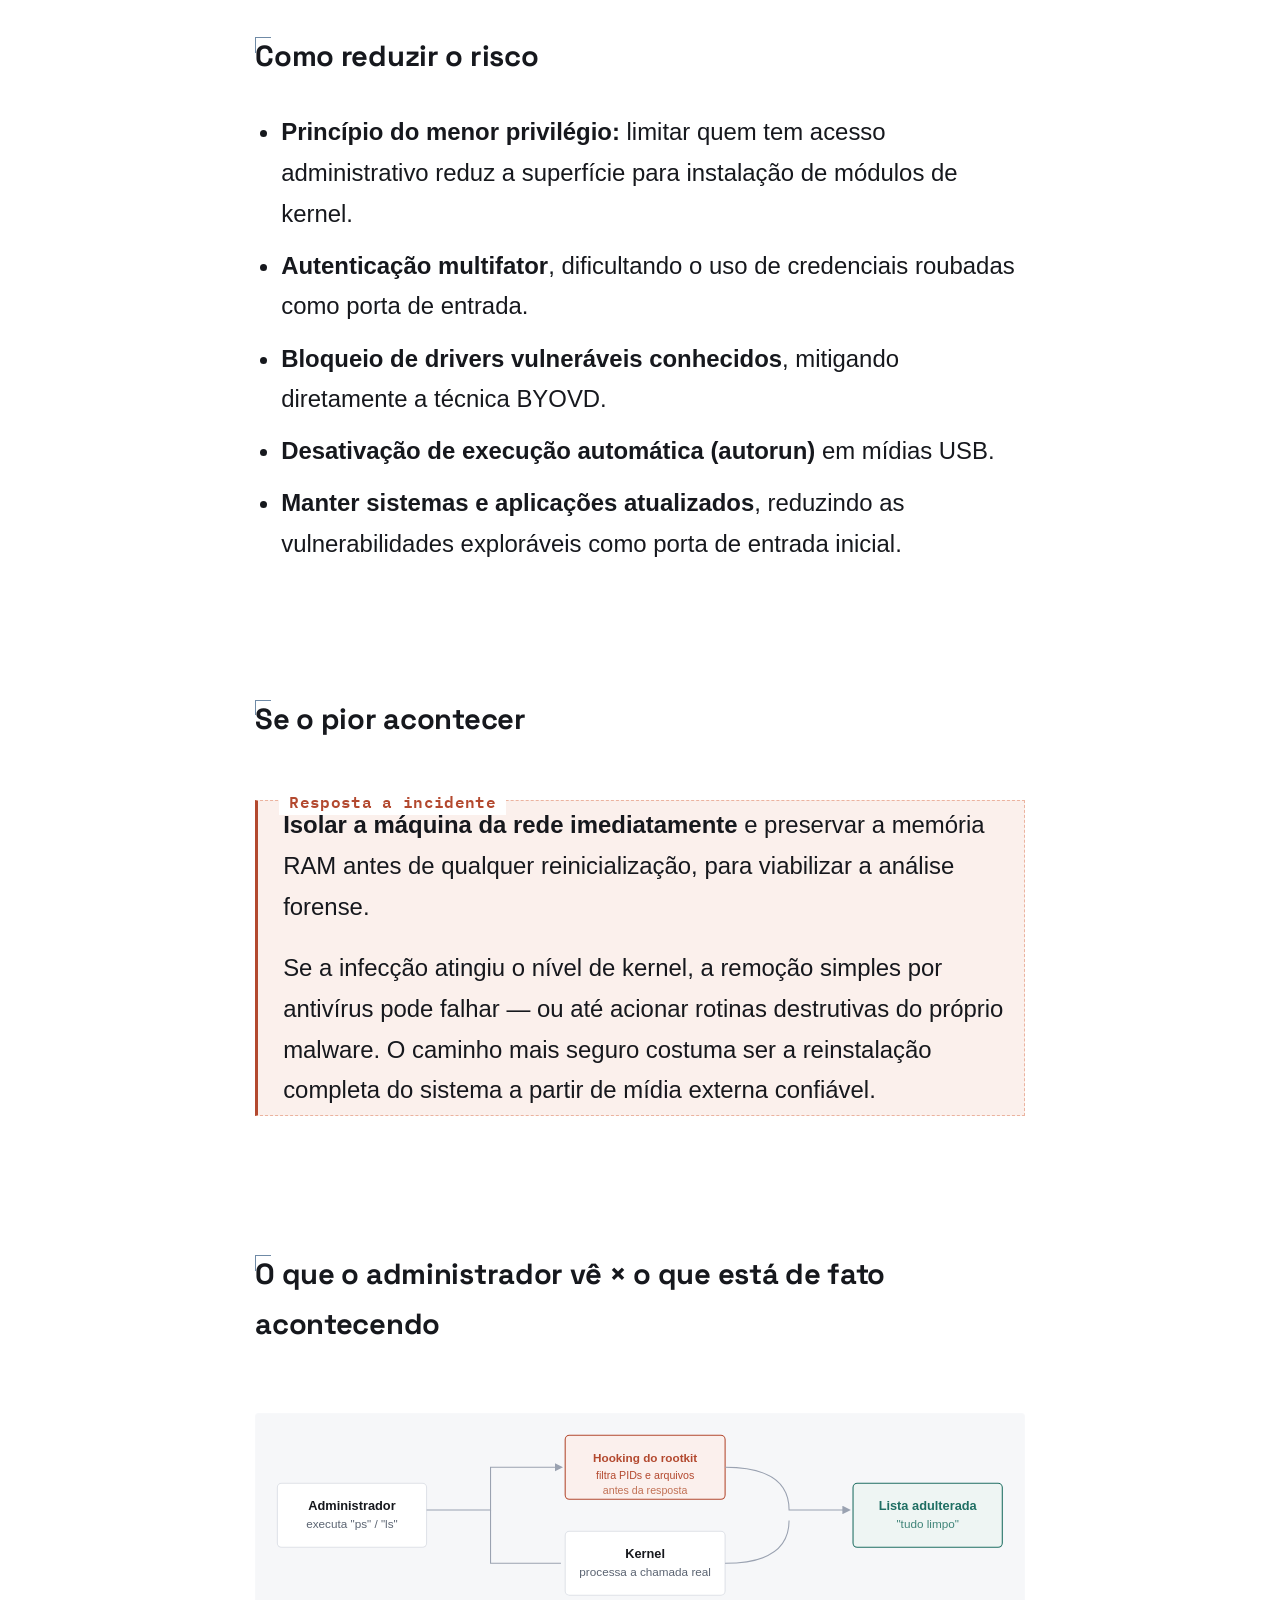
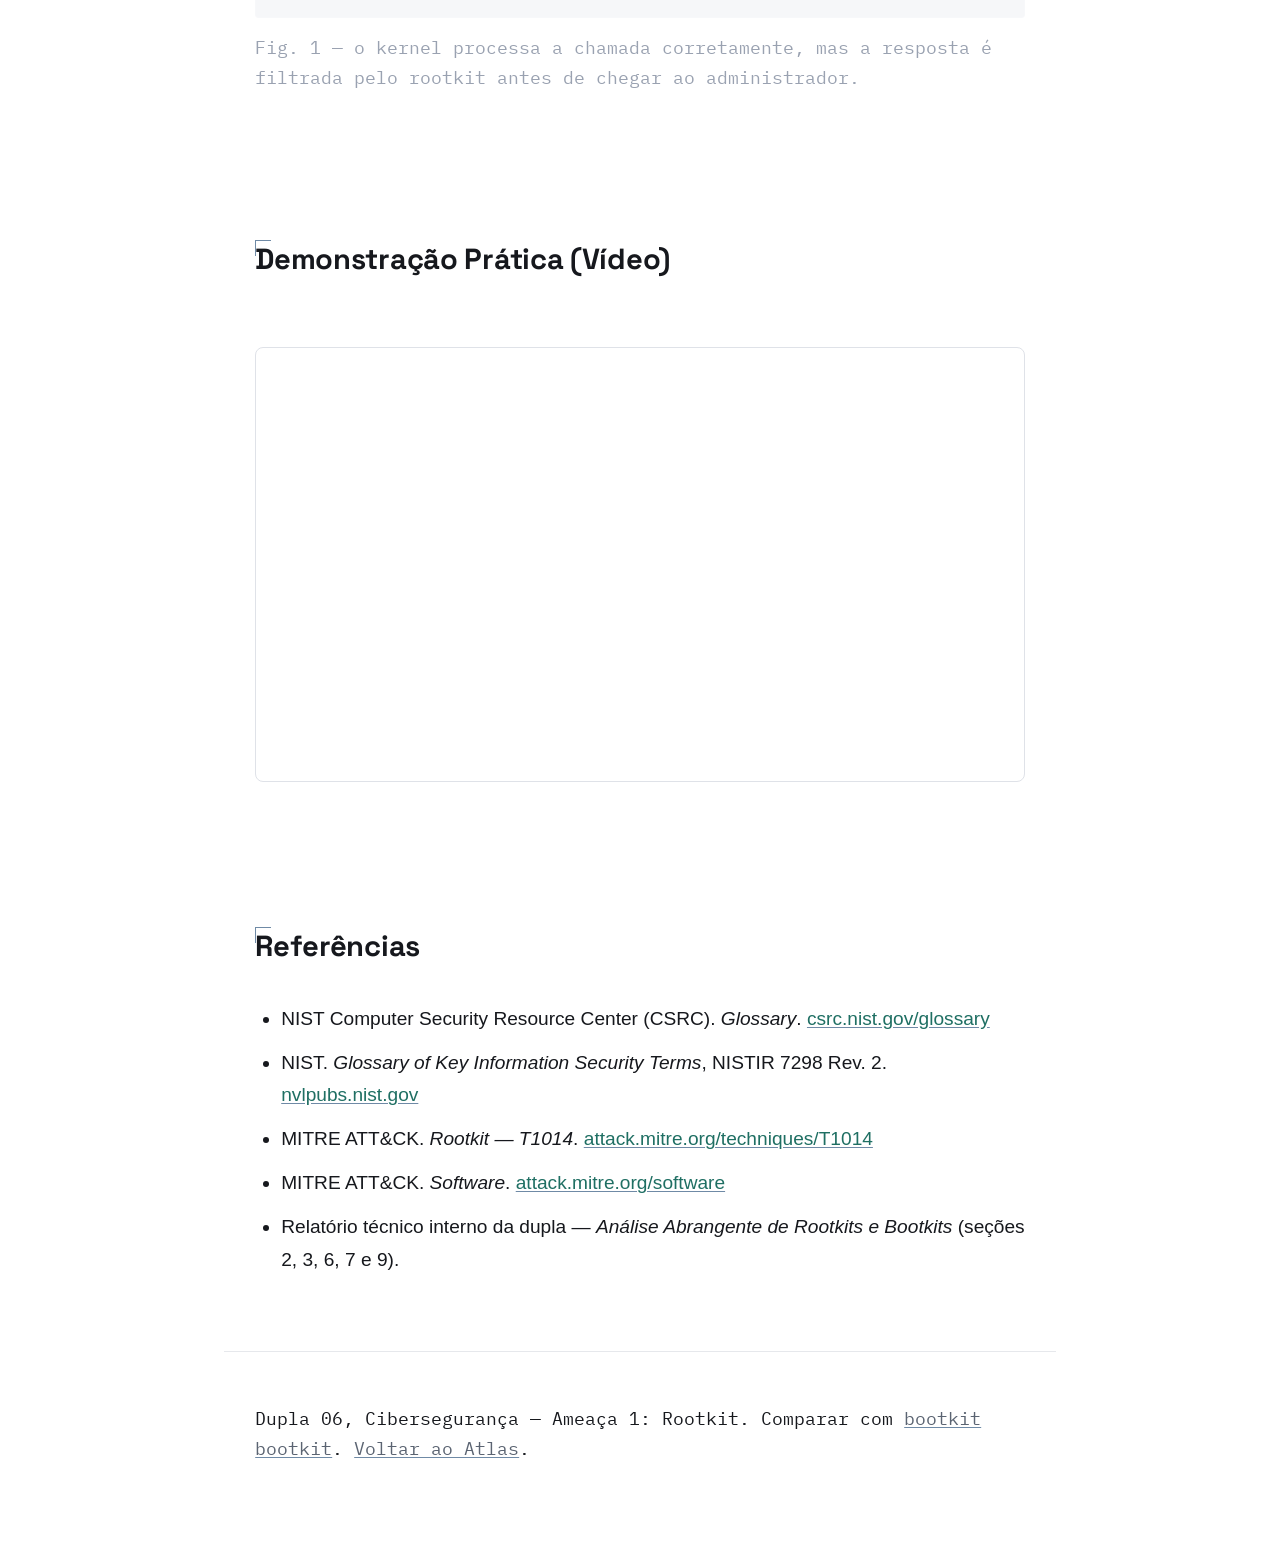
<file: rootkit.html>
﻿<!doctype html>
<html lang="pt-BR">
  <head>
    <meta charset="UTF-8" />
    <meta name="viewport" content="width=device-width, initial-scale=1.0" />
    <title>Rootkit — Atlas de Ameaças Cibernéticas</title>
    <meta
      name="description"
      content="O que é um rootkit, como ele oculta sua presença do sistema operacional, o caso real da Sony BMG, e como detectar, prevenir e responder a esse tipo de ataque."
    />
    <link rel="stylesheet" href="css/style.css" />
  </head>

  <body>
    <div class="accent-bar"></div>
    <header class="site-header">
      <a class="brand" href="../index.html">Atlas de Ameaças Cibernéticas</a>
      <nav aria-label="Ameaças da dupla 06">
        <a href="rootkit.html" aria-current="page">Rootkit</a>
        <a href="bootkit.html">Bootkit</a>
        <a href="desafio.html">Desafio</a>
      </nav>
    </header>

    <header class="hero">
      <span class="badge">Dupla 06 — Ameaça 1</span>
      <h1>Rootkit</h1>
      <p class="lede">
        O malware que não tenta se esconder de você — ele engana o próprio
        sistema operacional para que ele minta sobre o que está rodando.
      </p>
      <p class="see-also">
        Compare com o <a href="bootkit.html">bootkit</a>
        <a href="bootkit.html">bootkit</a>, a segunda ameaça da
        dupla.
      </p>

      <nav class="quicknav" aria-label="Nesta página">
        <a href="#conceito">Conceito</a>
        <a href="#historico">Histórico</a>
        <a href="#funcionamento">Funcionamento</a>
        <a href="#vetores">Vetores</a>
        <a href="#impactos">Impactos</a>
        <a href="#deteccao">Detecção</a>
        <a href="#exemplo">Exemplo real</a>
        <a href="#prevencao">Prevenção</a>
        <a href="#resposta">Resposta</a>
        <a href="#diagrama">Diagrama</a>
        <a href="#referencias">Referências</a>
      </nav>
    </header>

    <main>
      <section id="conceito">
        <h2>O que é um rootkit</h2>
        <p>
          Um <strong>rootkit</strong> é um conjunto de ferramentas desenvolvido
          para conceder acesso não autorizado, com privilégios elevados (nível
          <em>root</em> ou <em>administrator</em>), mantendo sua presença e
          atividade ativamente ocultas do sistema operacional, de
          administradores e de softwares de segurança.
        </p>
        <p>
          O nome vem da junção de "root" — o usuário com privilégios máximos em
          ambientes Unix/Linux — com "kit", um conjunto de ferramentas. É essa
          combinação que define o comportamento: não é só um malware que se
          esconde, é um malware que
          <strong>reescreve o que o sistema relata sobre si mesmo</strong>.
        </p>
      </section>

      <section id="historico">
        <h2>Da administração de sistemas ao kernel</h2>
        <ul class="timeline">
          <li>
            <span class="year">Anos 1990</span>
            <p>
              Os primeiros rootkits surgem como ferramentas administrativas
              legítimas em sistemas Unix, usadas para gerenciar permissões. Em
              meados da década, atores maliciosos adaptam essas mesmas
              ferramentas para ocultar acessos indevidos e esconder arquivos e
              binários.
            </p>
          </li>
          <li>
            <span class="year">Anos 2000</span>
            <p>
              Os rootkits migram do espaço do usuário para o kernel, tornando a
              detecção por antivírus tradicionais muito mais difícil.
            </p>
          </li>
          <li>
            <span class="year">Década atual</span>
            <p>
              O cenário se divide em duas frentes: no Linux, rootkits abusam da
              tecnologia <strong>eBPF</strong> para interceptar chamadas de
              sistema sem precisar carregar módulos de kernel tradicionais; no
              Windows, a técnica <strong>BYOVD</strong> (<em
                >Bring Your Own Vulnerable Driver</em
              >) carrega drivers legítimos e assinados, mas vulneráveis, para
              desligar EDRs e antivírus diretamente do kernel.
            </p>
          </li>
        </ul>
      </section>

      <section id="funcionamento">
        <h2>Como o rootkit engana o sistema</h2>
        <p class="dim">
          O mecanismo central é a interceptação: o rootkit se posiciona entre o
          pedido de informação e a resposta do sistema, e filtra o que passa.
        </p>
        <ol class="steps">
          <li>
            <strong>Um comando de auditoria é executado</strong>Um administrador
            roda algo como <code>ps</code>, <code>ls</code> ou abre o
            Gerenciador de Tarefas para checar o que está em execução.
          </li>
          <li>
            <strong>A chamada de sistema é interceptada</strong>O rootkit faz
            <em>hooking</em> da chamada (por exemplo, <code>getdents64</code>),
            inserindo-se no caminho entre o pedido e a resposta do kernel.
          </li>
          <li>
            <strong>A resposta é filtrada</strong>Processos, arquivos, portas e
            chaves de registro do próprio rootkit são removidos da lista antes
            de ela chegar ao administrador.
          </li>
          <li>
            <strong>O sistema devolve uma "falsa sensação de limpeza"</strong>A
            auditoria não encontra nada de errado — não porque nada está errado,
            mas porque a própria fonte da informação foi comprometida.
          </li>
        </ol>
        <p style="margin-top: 1.2rem">
          Em ataques do tipo BYOVD, essa lógica se estende ao próprio kernel: o
          malware cria um canal com um driver vulnerável já instalado e envia
          comandos que forçam esse driver a encerrar processos de segurança — o
          EDR é desligado por um componente que, tecnicamente, é assinado e
          confiável.
        </p>
      </section>

      <section id="vetores">
        <h2>Como ele chega até a máquina</h2>
        <ul>
          <li>
            <strong>Phishing e engenharia social:</strong> anexos ou scripts de
            instalação disfarçados induzem a execução do malware.
          </li>
          <li>
            <strong>Exploração de vulnerabilidades:</strong> falhas em sistemas
            ou aplicações desatualizadas expostas à internet.
          </li>
          <li>
            <strong>Ataques à cadeia de suprimentos:</strong> dependências
            maliciosas injetadas em scripts de compilação — como já ocorreu no
            envenenamento de pacotes do AUR, no Arch Linux.
          </li>
          <li>
            <strong>Dispositivos USB infectados</strong>, deixados
            propositalmente em locais públicos ou corporativos.
          </li>
          <li>
            <strong>Softwares piratas e ativadores "cracked"</strong>, uma porta
            de entrada recorrente em máquinas domésticas.
          </li>
        </ul>
      </section>

      <section id="impactos">
        <h2>O que está em jogo</h2>
        <p>
          Um rootkit não é perigoso só pelo que faz — é perigoso porque
          compromete a fonte que diria que algo está errado.
        </p>
        <div class="pillars">
          <div class="pillar">
            <h4>Confidencialidade</h4>
            <p>
              Captura silenciosa de senhas, chaves privadas e teclas digitadas
              (<em>keylogging</em>), sem qualquer alerta visível.
            </p>
          </div>
          <div class="pillar">
            <h4>Integridade</h4>
            <p>
              O sistema passa a reportar informações falsificadas sobre si mesmo
              — a telemetria em que os próprios defensores confiam deixa de ser
              confiável.
            </p>
          </div>
          <div class="pillar">
            <h4>Disponibilidade</h4>
            <p>
              O acesso oculto é usado para implantar ransomware, mineradores de
              criptomoeda ou incluir a máquina em uma botnet.
            </p>
          </div>
        </div>
      </section>

      <section id="deteccao">
        <h2>Sinais que podem indicar comprometimento</h2>
        <div class="panel defense">
          <span class="label">Indicadores de detecção</span>
          <ul style="margin-bottom: 0">
            <li>
              <strong>Forense de memória volátil (RAM):</strong> dumps de
              memória analisados estatisticamente revelam DLLs,
              <em>handles</em> e injeções que a interface normal do sistema não
              mostra.
            </li>
            <li>
              <strong>Anomalias temporais:</strong> pequenos atrasos nas
              chamadas de sistema, medidos com <em>probes</em> de eBPF, podem
              denunciar rotinas ocultas sendo executadas no meio do caminho.
            </li>
            <li>
              <strong>Auditoria direta:</strong> verificação de módulos
              carregados (<code>lsmod</code>) e inspeção de <code>/proc</code> e
              <code>/sys</code>, que às vezes revelam inconsistências que os
              comandos padrão escondem.
            </li>
            <li>
              <strong>Varredura fora do ambiente infectado</strong>, como o
              Microsoft Defender Offline, que audita o disco sem depender do
              sistema potencialmente comprometido.
            </li>
          </ul>
        </div>
      </section>

      <section id="exemplo">
        <h2>Estudo de caso: o rootkit da Sony BMG (2005)</h2>
        <p>
          Em 2005, a gravadora <strong>Sony BMG</strong> distribuiu cerca de 50
          títulos de CDs de música contendo um software de proteção contra cópia
          (DRM) que instalava um rootkit automaticamente, sem consentimento, ao
          inserir o disco em um computador Windows.
        </p>
        <p>
          O rootkit ocultava qualquer arquivo cujo nome começasse com um padrão
          específico usado pelo próprio DRM. Cibercriminosos perceberam a brecha
          rapidamente e passaram a nomear seus próprios vírus com esse mesmo
          padrão — usando a infraestrutura da Sony para esconder malware de
          terceiros no Windows de milhões de usuários.
        </p>
        <p class="dim">
          O episódio terminou em processos judiciais, recall de CDs e um dano
          reputacional duradouro — um lembrete de que rootkits nem sempre chegam
          por um ataque: às vezes vêm embutidos em software legítimo.
        </p>
      </section>

      <section id="prevencao">
        <h2>Como reduzir o risco</h2>
        <ul>
          <li>
            <strong>Princípio do menor privilégio:</strong> limitar quem tem
            acesso administrativo reduz a superfície para instalação de módulos
            de kernel.
          </li>
          <li>
            <strong>Autenticação multifator</strong>, dificultando o uso de
            credenciais roubadas como porta de entrada.
          </li>
          <li>
            <strong>Bloqueio de drivers vulneráveis conhecidos</strong>,
            mitigando diretamente a técnica BYOVD.
          </li>
          <li>
            <strong>Desativação de execução automática (autorun)</strong> em
            mídias USB.
          </li>
          <li>
            <strong>Manter sistemas e aplicações atualizados</strong>, reduzindo
            as vulnerabilidades exploráveis como porta de entrada inicial.
          </li>
        </ul>
      </section>

      <section id="resposta">
        <h2>Se o pior acontecer</h2>
        <div class="panel threat">
          <span class="label">Resposta a incidente</span>
          <p>
            <strong>Isolar a máquina da rede imediatamente</strong> e preservar
            a memória RAM antes de qualquer reinicialização, para viabilizar a
            análise forense.
          </p>
          <p style="margin-bottom: 0">
            Se a infecção atingiu o nível de kernel, a remoção simples por
            antivírus pode falhar — ou até acionar rotinas destrutivas do
            próprio malware. O caminho mais seguro costuma ser a reinstalação
            completa do sistema a partir de mídia externa confiável.
          </p>
        </div>
      </section>

      <section id="diagrama">
        <h2>O que o administrador vê × o que está de fato acontecendo</h2>
        <figure>
          <svg
            viewBox="0 0 720 190"
            xmlns="http://www.w3.org/2000/svg"
            role="img"
            aria-labelledby="diagTitle diagDesc"
          >
            <title id="diagTitle">
              Diagrama do processo de interceptação de um rootkit
            </title>
            <desc id="diagDesc">
              Um comando de auditoria é enviado ao kernel, interceptado e
              filtrado pelo rootkit, e retorna ao administrador uma lista
              adulterada.
            </desc>

            <rect
              x="20"
              y="65"
              width="140"
              height="60"
              rx="4"
              fill="#ffffff"
              stroke="#dfe2e8"
            />
            <text
              x="90"
              y="90"
              text-anchor="middle"
              fill="#16181d"
              font-family="Inter, sans-serif"
              font-size="12"
              font-weight="600"
            >
              Administrador
            </text>
            <text
              x="90"
              y="107"
              text-anchor="middle"
              fill="#5b6472"
              font-family="Inter, sans-serif"
              font-size="11"
            >
              executa "ps" / "ls"
            </text>

            <rect
              x="290"
              y="20"
              width="150"
              height="60"
              rx="4"
              fill="#fbf0ed"
              stroke="#b3492f"
            />
            <text
              x="365"
              y="45"
              text-anchor="middle"
              fill="#b3492f"
              font-family="Inter, sans-serif"
              font-size="11"
              font-weight="600"
            >
              Hooking do rootkit
            </text>
            <text
              x="365"
              y="61"
              text-anchor="middle"
              fill="#b3492f"
              font-family="Inter, sans-serif"
              font-size="10"
            >
              filtra PIDs e arquivos
            </text>
            <text
              x="365"
              y="75"
              text-anchor="middle"
              fill="#c17155"
              font-family="Inter, sans-serif"
              font-size="10"
            >
              antes da resposta
            </text>

            <rect
              x="290"
              y="110"
              width="150"
              height="60"
              rx="4"
              fill="#ffffff"
              stroke="#dfe2e8"
            />
            <text
              x="365"
              y="135"
              text-anchor="middle"
              fill="#16181d"
              font-family="Inter, sans-serif"
              font-size="12"
              font-weight="600"
            >
              Kernel
            </text>
            <text
              x="365"
              y="152"
              text-anchor="middle"
              fill="#5b6472"
              font-family="Inter, sans-serif"
              font-size="11"
            >
              processa a chamada real
            </text>

            <rect
              x="560"
              y="65"
              width="140"
              height="60"
              rx="4"
              fill="#eef5f3"
              stroke="#1f6f63"
            />
            <text
              x="630"
              y="90"
              text-anchor="middle"
              fill="#1f6f63"
              font-family="Inter, sans-serif"
              font-size="12"
              font-weight="600"
            >
              Lista adulterada
            </text>
            <text
              x="630"
              y="107"
              text-anchor="middle"
              fill="#3f8478"
              font-family="Inter, sans-serif"
              font-size="11"
            >
              "tudo limpo"
            </text>

            <path
              d="M160 90 L220 90 L220 50 L286 50"
              stroke="#9aa2b1"
              stroke-width="1"
              fill="none"
              marker-end="url(#arrow2)"
            />
            <path
              d="M220 90 L220 140 L286 140"
              stroke="#9aa2b1"
              stroke-width="1"
              fill="none"
            />
            <path
              d="M440 50 Q 500 50 500 90 L556 90"
              stroke="#9aa2b1"
              stroke-width="1"
              fill="none"
              marker-end="url(#arrow2)"
            />
            <path
              d="M440 140 Q 500 140 500 100"
              stroke="#9aa2b1"
              stroke-width="1"
              fill="none"
            />

            <defs>
              <marker
                id="arrow2"
                markerWidth="8"
                markerHeight="8"
                refX="6"
                refY="4"
                orient="auto"
              >
                <path d="M0,0 L8,4 L0,8 Z" fill="#9aa2b1" />
              </marker>
            </defs>
          </svg>
          <figcaption>
            Fig. 1 — o kernel processa a chamada corretamente, mas a resposta é
            filtrada pelo rootkit antes de chegar ao administrador.
          </figcaption>
        </figure>
      </section>

      <section id="video">
        <h2>Demonstração Prática (Vídeo)</h2>
        <div style="position: relative; padding-bottom: 56.25%; height: 0; overflow: hidden; margin: 1.5rem 0; border-radius: 8px; border: 1px solid #dfe2e8;">
          <iframe 
            src="https://www.youtube.com/embed/zno6lF93Vh8" 
            title="Apresentação Rootkit"
            style="position: absolute; top: 0; left: 0; width: 100%; height: 100%; border: 0;"
            allow="accelerometer; autoplay; clipboard-write; encrypted-media; gyroscope; picture-in-picture" 
            allowfullscreen>
          </iframe>
        </div>
      </section>

      <section id="referencias">
        <h2>Referências</h2>
        <ul class="refs">
          <li>
            NIST Computer Security Resource Center (CSRC). <em>Glossary</em>.
            <a
              href="https://csrc.nist.gov/glossary/"
              target="_blank"
              rel="noopener"
              >csrc.nist.gov/glossary</a
            >
          </li>
          <li>
            NIST. <em>Glossary of Key Information Security Terms</em>, NISTIR
            7298 Rev. 2.
            <a
              href="https://nvlpubs.nist.gov/nistpubs/ir/2013/nist.ir.7298r2.pdf"
              target="_blank"
              rel="noopener"
              >nvlpubs.nist.gov</a
            >
          </li>
          <li>
            MITRE ATT&amp;CK. <em>Rootkit — T1014</em>.
            <a
              href="https://attack.mitre.org/techniques/T1014/"
              target="_blank"
              rel="noopener"
              >attack.mitre.org/techniques/T1014</a
            >
          </li>
          <li>
            MITRE ATT&amp;CK. <em>Software</em>.
            <a
              href="https://attack.mitre.org/software/"
              target="_blank"
              rel="noopener"
              >attack.mitre.org/software</a
            >
          </li>
          <li>
            Relatório técnico interno da dupla —
            <em>Análise Abrangente de Rootkits e Bootkits</em> (seções 2, 3, 6,
            7 e 9).
          </li>
        </ul>
      </section>
    </main>

    <footer>
      <p>
        Dupla 06, Cibersegurança — Ameaça 1: Rootkit. Comparar com
        <a href="bootkit.html">bootkit</a>
        <a href="bootkit.html">bootkit</a>.
        <a href="../index.html">Voltar ao Atlas</a>.
      </p>
    </footer>
  </body>
</html>
</file>
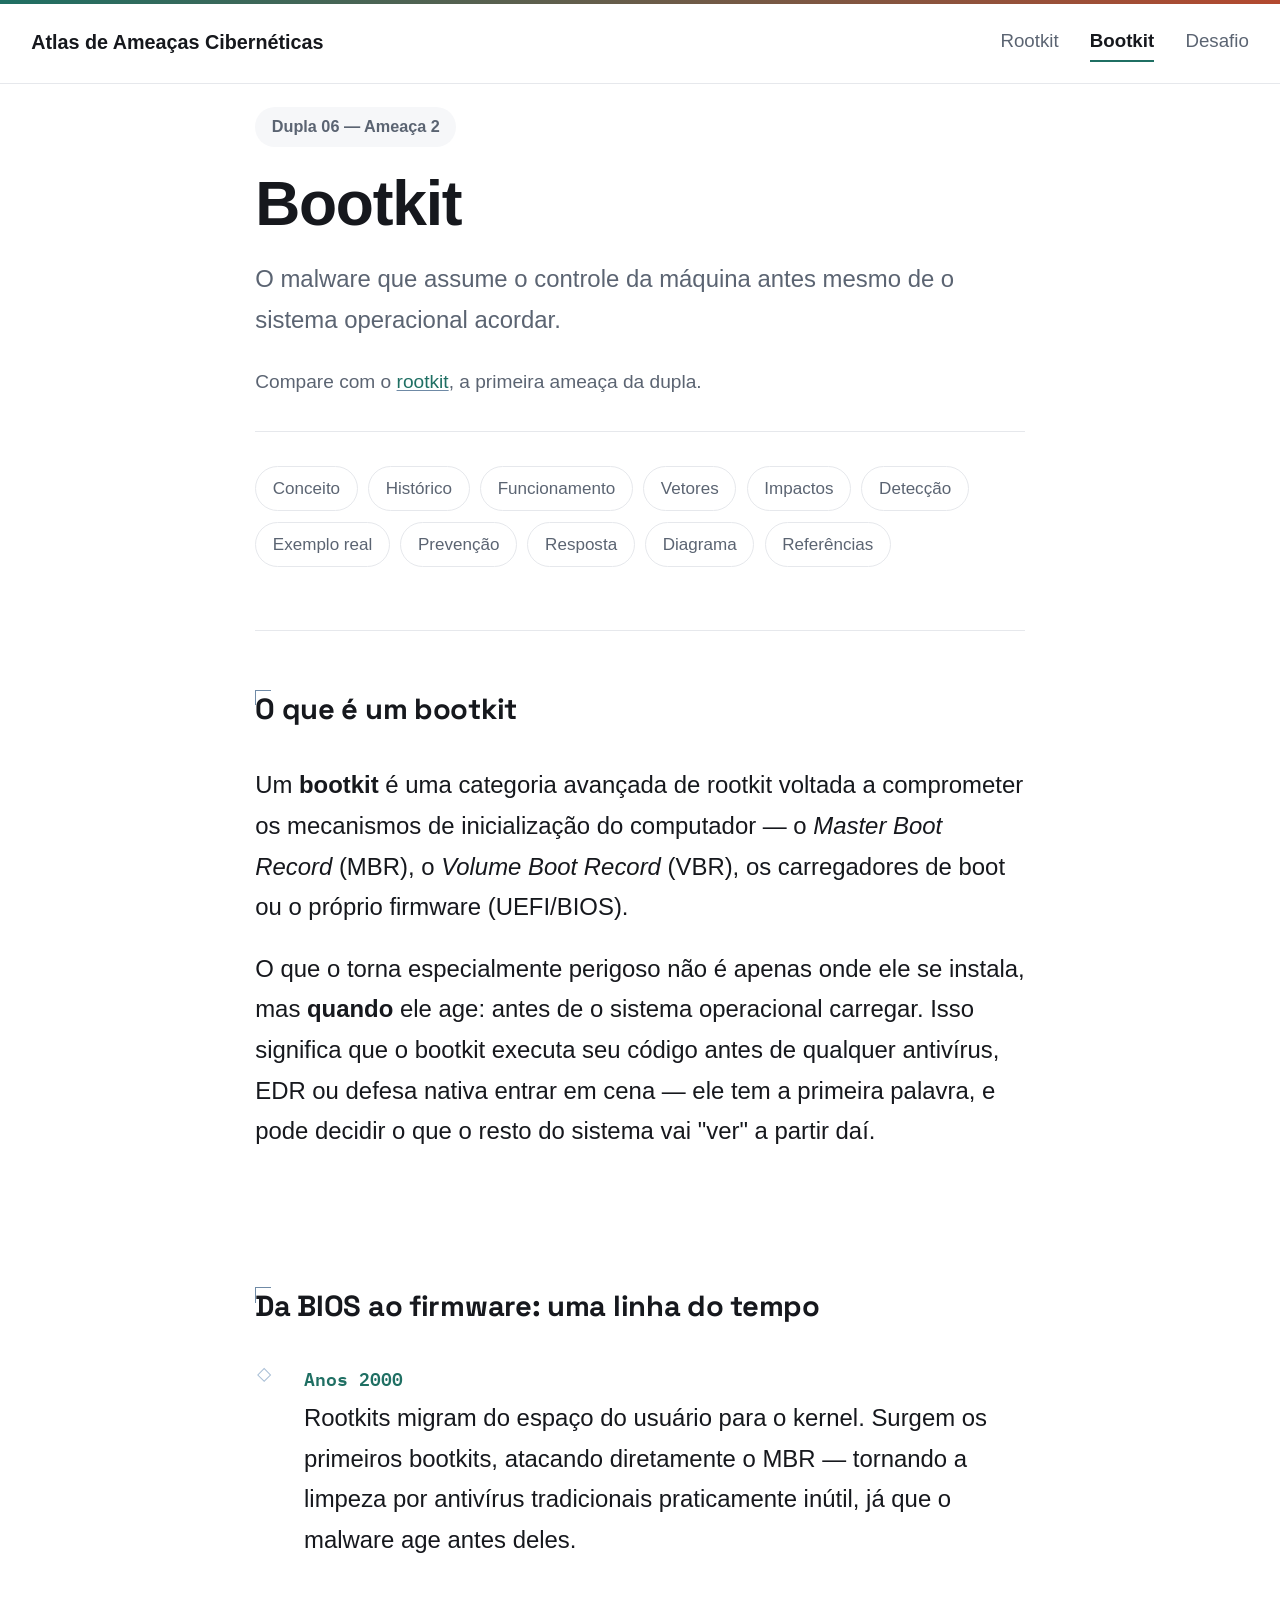
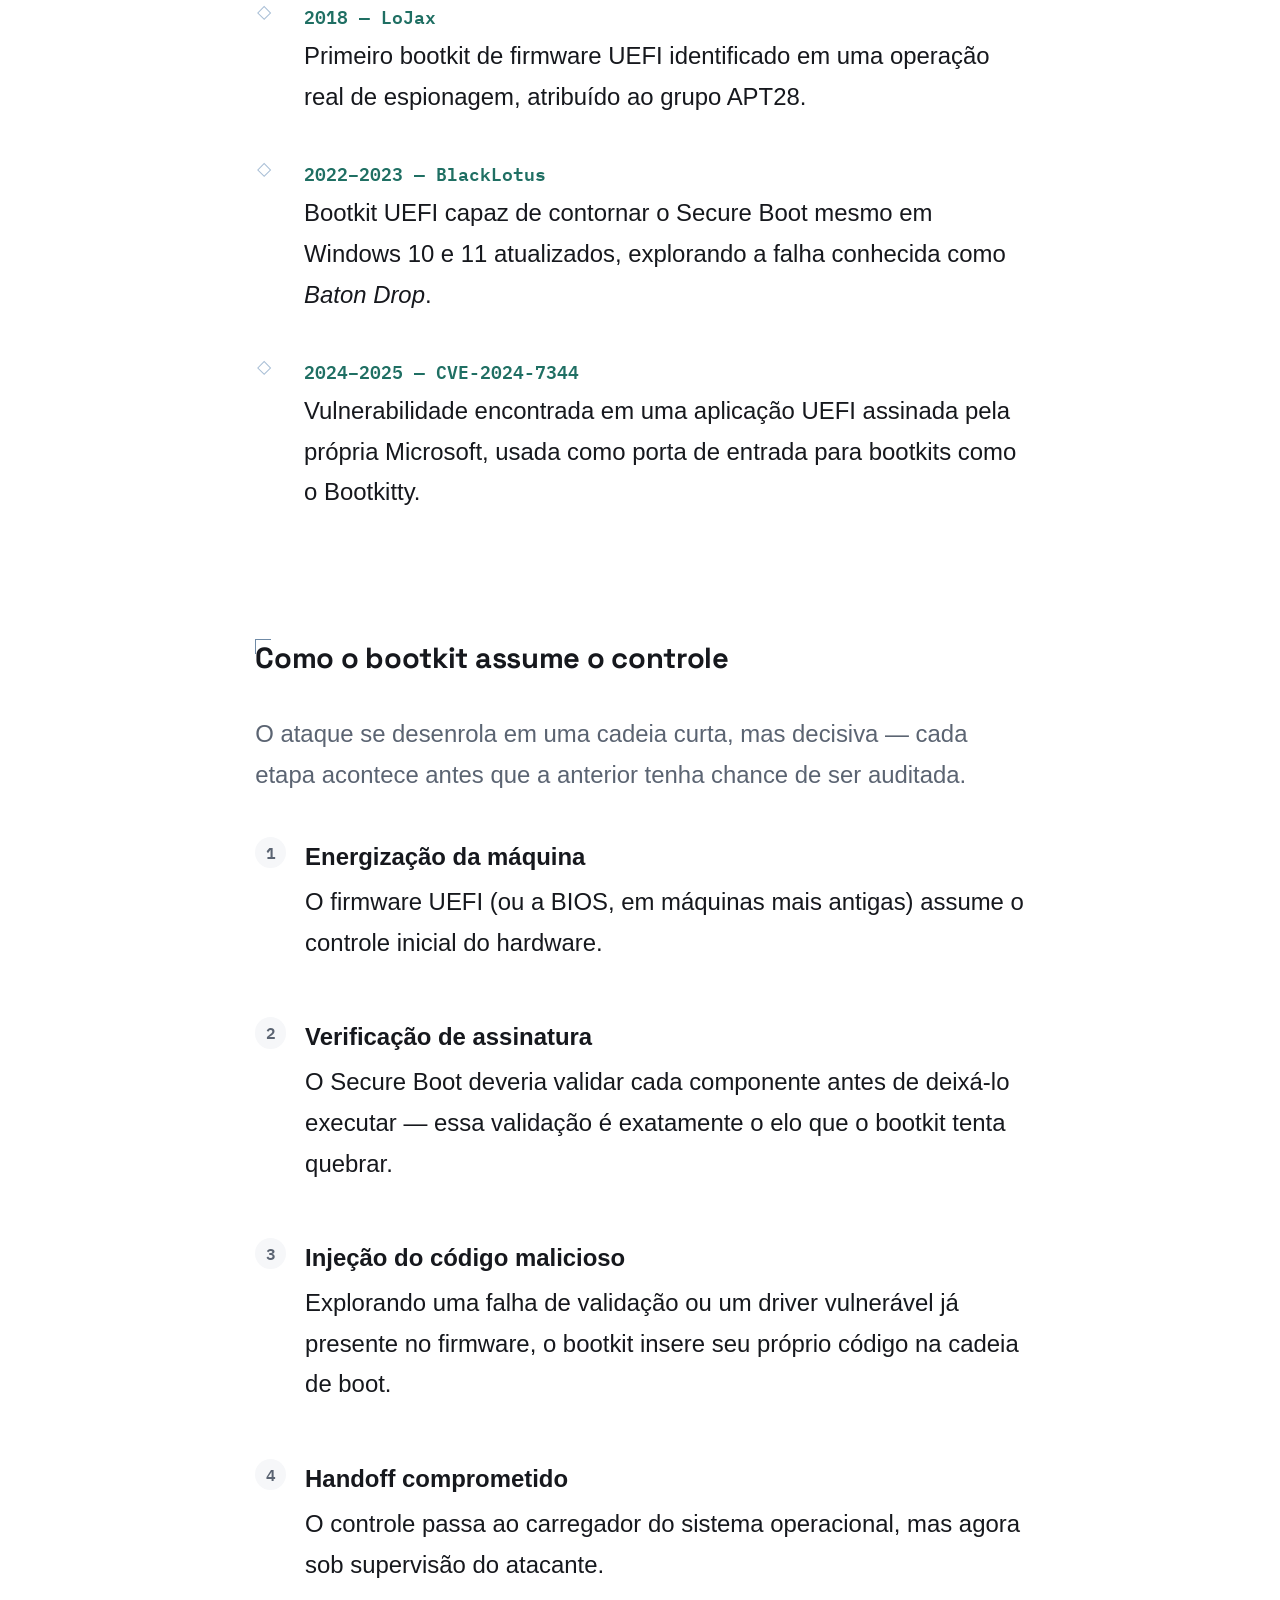
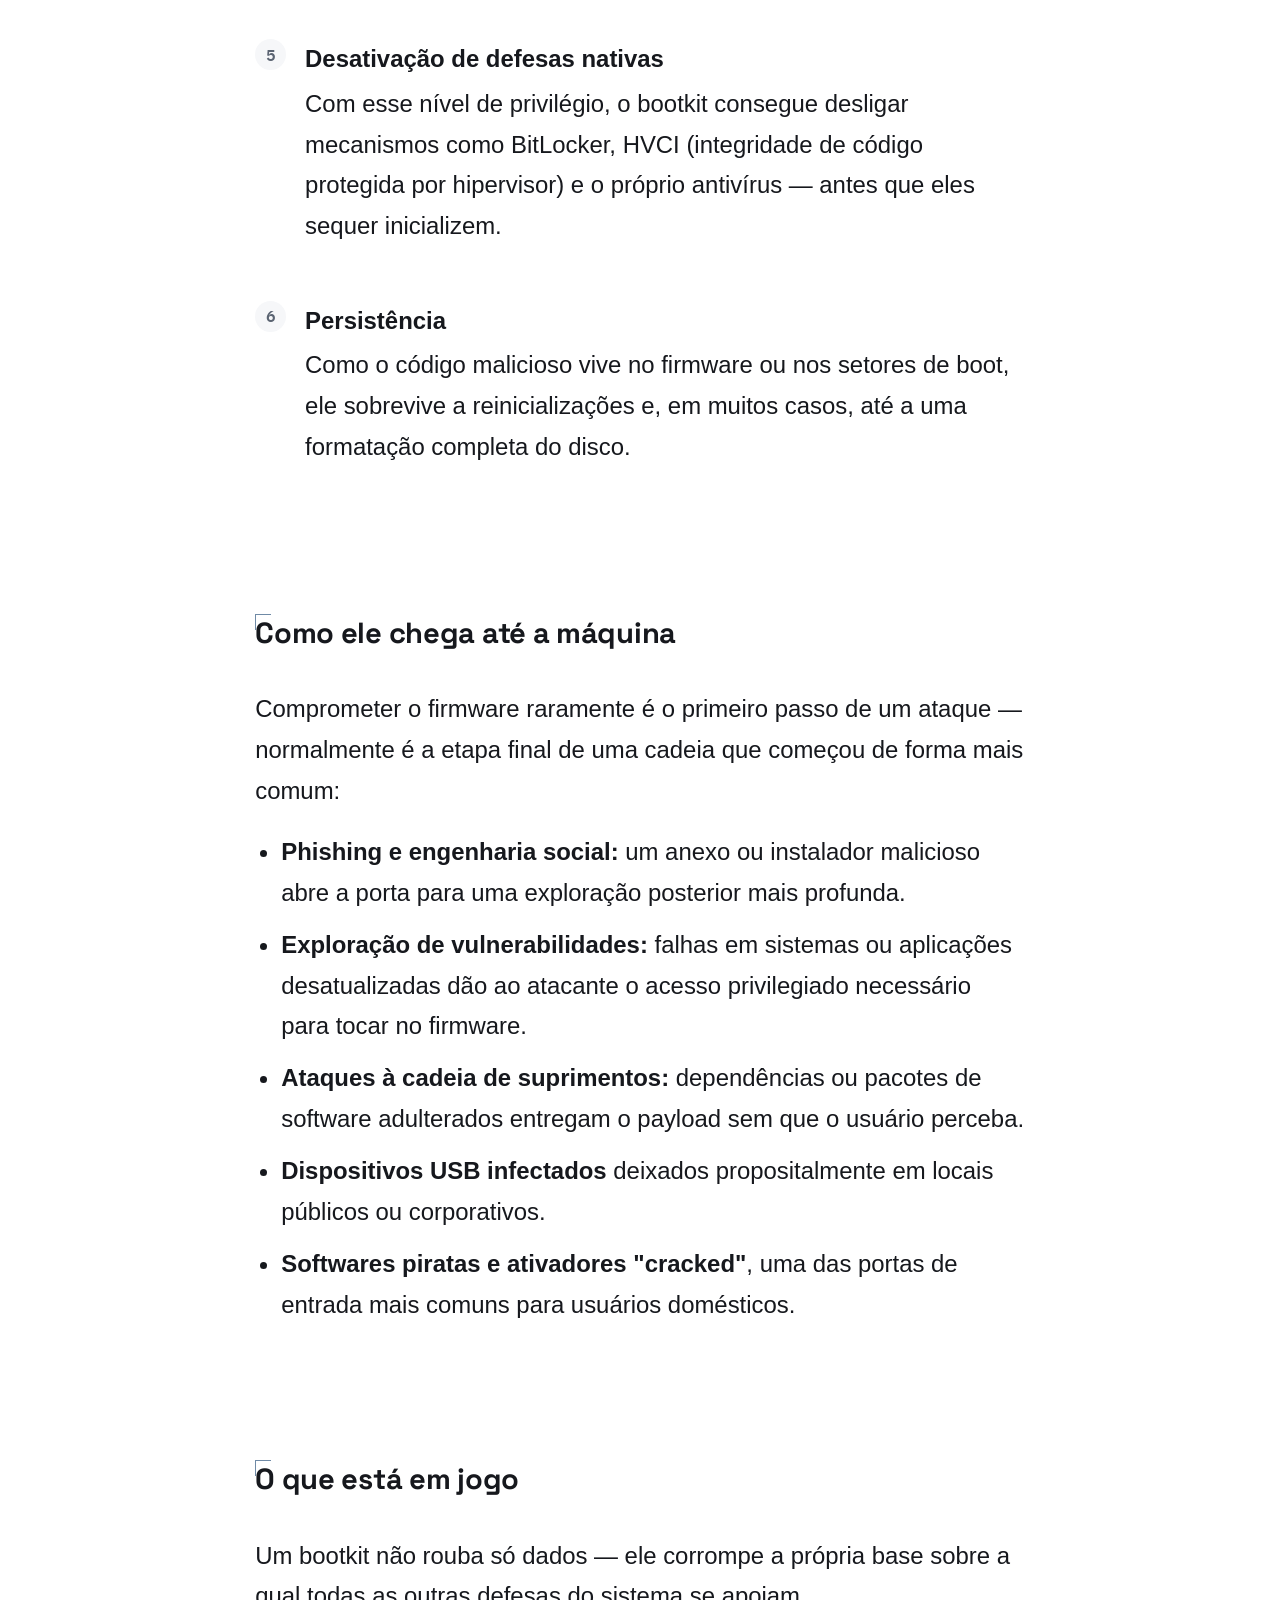
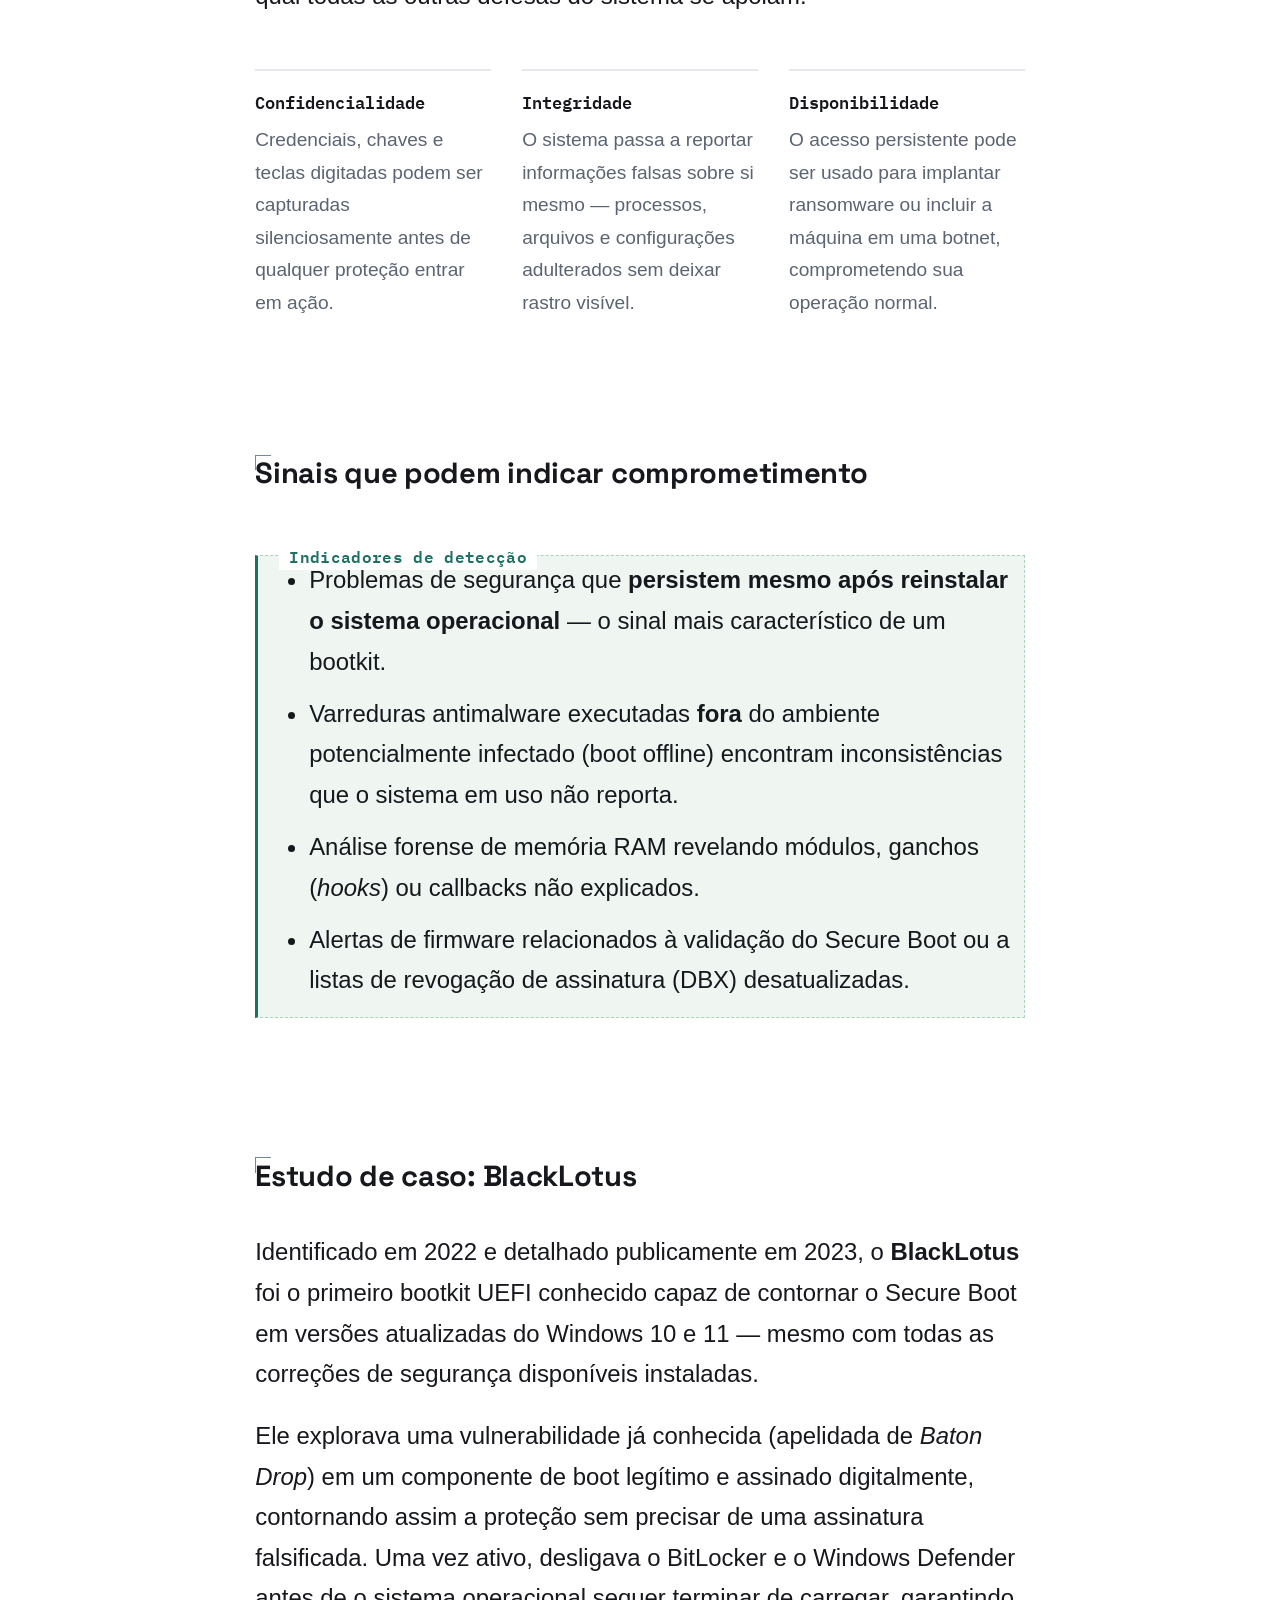
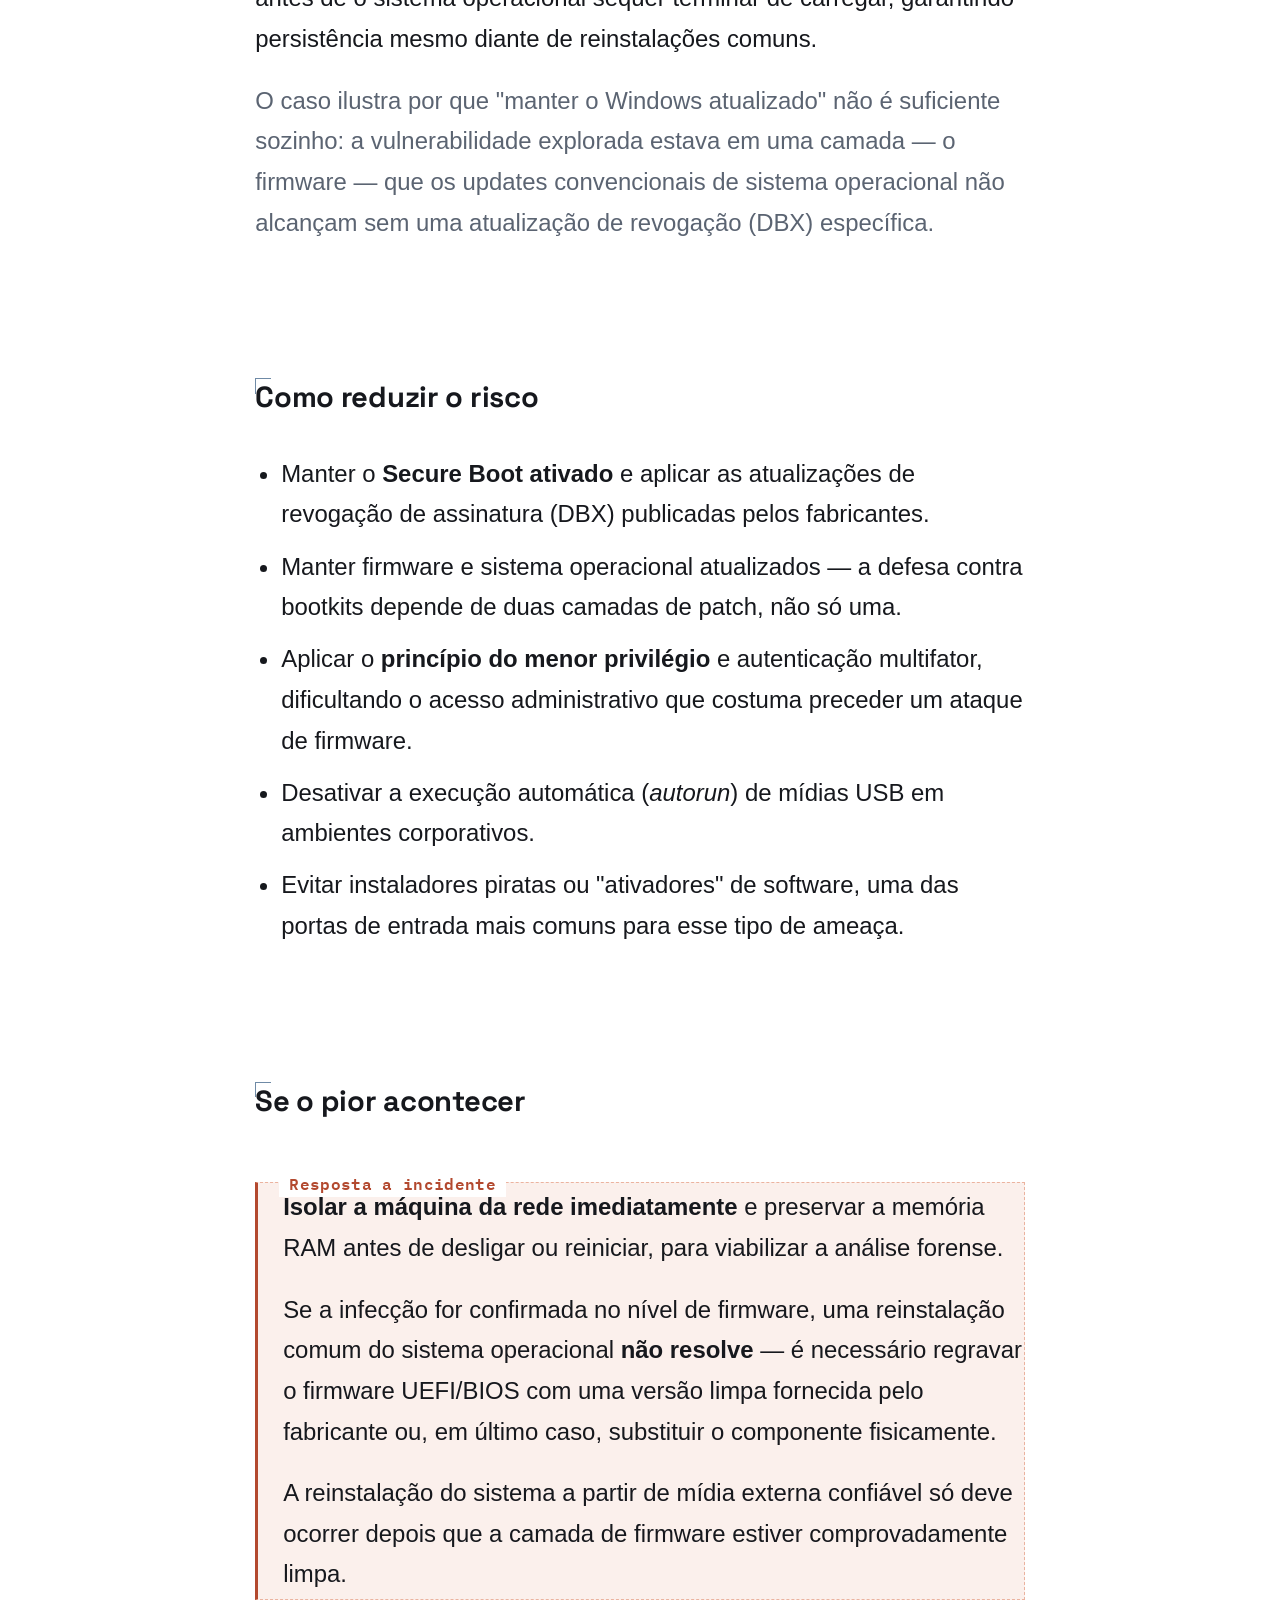
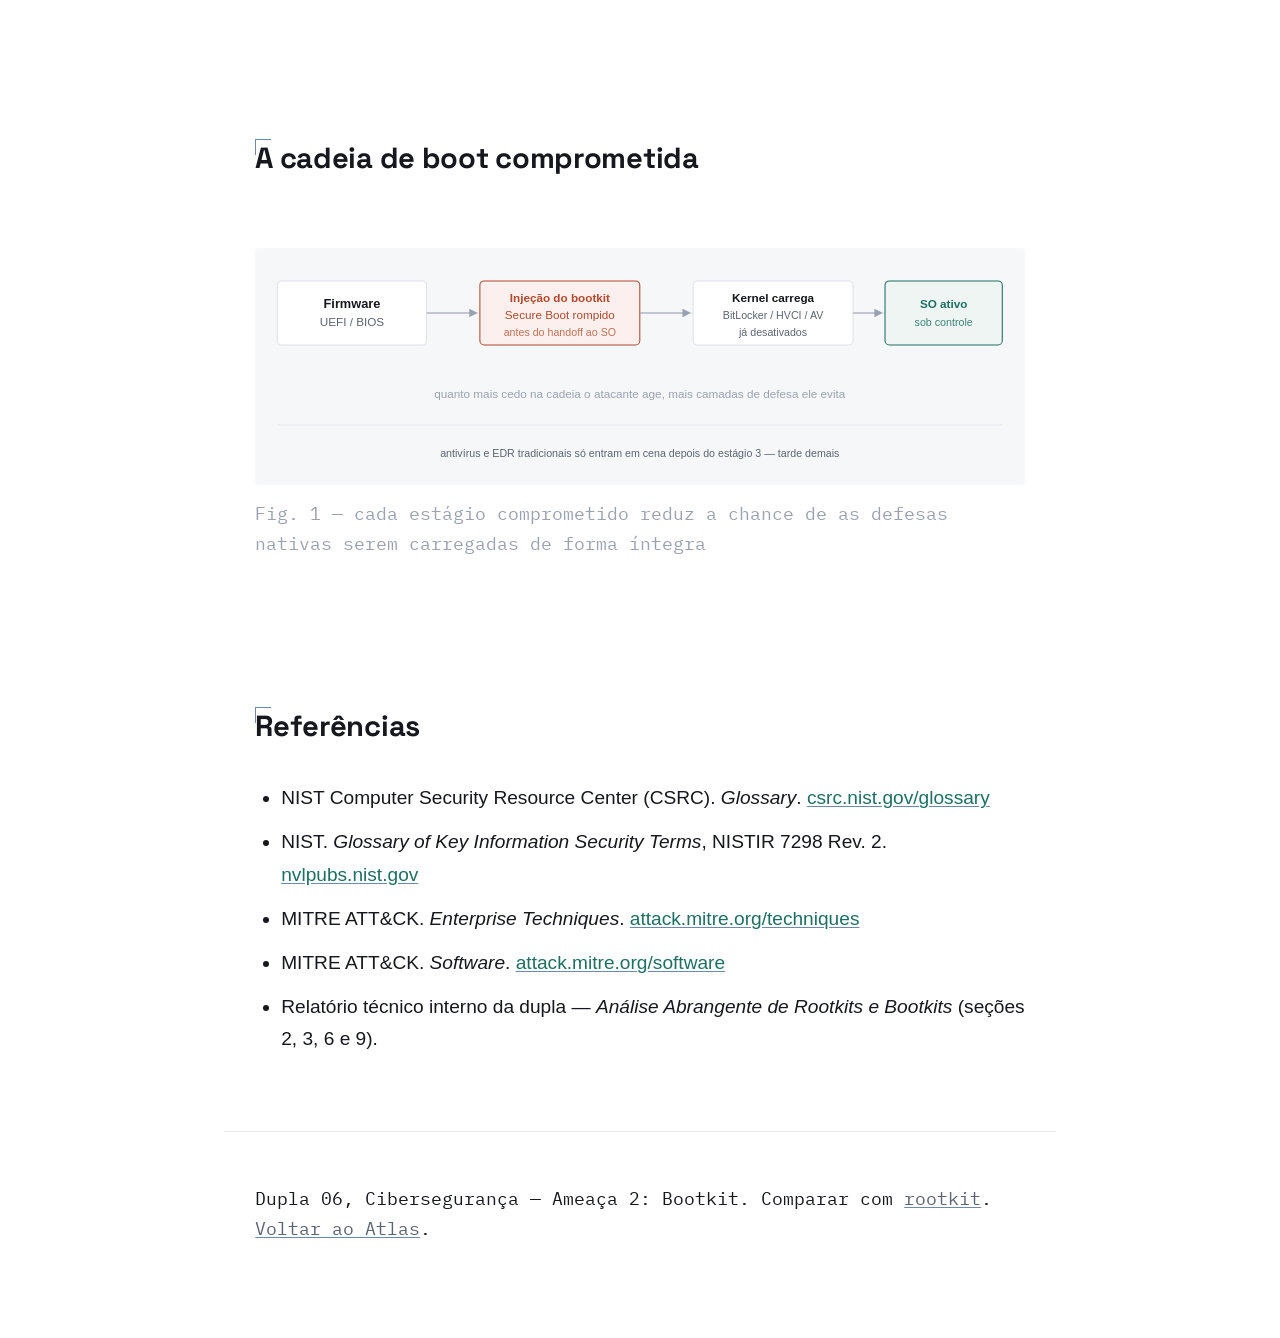
<file: dupla06/bootkit.html>
﻿<!doctype html>
<html lang="pt-BR">
  <head>
    <meta charset="UTF-8" />
    <meta name="viewport" content="width=device-width, initial-scale=1.0" />
    <title>Bootkit — Atlas de Ameaças Cibernéticas</title>
    <meta
      name="description"
      content="O que é um bootkit, como ele compromete o processo de inicialização, exemplos reais como o BlackLotus, e como detectar, prevenir e responder a esse tipo de ataque."
    />
    <link rel="stylesheet" href="css/style.css" />
  </head>

  <body>
    <div class="accent-bar"></div>
    <header class="site-header">
      <a class="brand" href="../index.html">Atlas de Ameaças Cibernéticas</a>
      <nav aria-label="Ameaças da dupla 06">
        <a href="rootkit.html">Rootkit</a>
        <a href="bootkit.html" aria-current="page">Bootkit</a>
        <a href="desafio.html">Desafio</a>
      </nav>
    </header>

    <header class="hero">
      <span class="badge">Dupla 06 — Ameaça 2</span>
      <h1>Bootkit</h1>
      <p class="lede">
        O malware que assume o controle da máquina antes mesmo de o sistema
        operacional acordar.
      </p>
      <p class="see-also">
        Compare com o <a href="rootkit.html">rootkit</a>, a primeira ameaça da
        dupla.
      </p>

      <nav class="quicknav" aria-label="Nesta página">
        <a href="#conceito">Conceito</a>
        <a href="#historico">Histórico</a>
        <a href="#funcionamento">Funcionamento</a>
        <a href="#vetores">Vetores</a>
        <a href="#impactos">Impactos</a>
        <a href="#deteccao">Detecção</a>
        <a href="#exemplo">Exemplo real</a>
        <a href="#prevencao">Prevenção</a>
        <a href="#resposta">Resposta</a>
        <a href="#diagrama">Diagrama</a>
        <a href="#referencias">Referências</a>
      </nav>
    </header>

    <main>
      <section id="conceito">
        <h2>O que é um bootkit</h2>
        <p>
          Um <strong>bootkit</strong> é uma categoria avançada de rootkit
          voltada a comprometer os mecanismos de inicialização do computador — o
          <em>Master Boot Record</em> (MBR), o
          <em>Volume Boot Record</em> (VBR), os carregadores de boot ou o
          próprio firmware (UEFI/BIOS).
        </p>
        <p>
          O que o torna especialmente perigoso não é apenas onde ele se instala,
          mas <strong>quando</strong> ele age: antes de o sistema operacional
          carregar. Isso significa que o bootkit executa seu código antes de
          qualquer antivírus, EDR ou defesa nativa entrar em cena — ele tem a
          primeira palavra, e pode decidir o que o resto do sistema vai "ver" a
          partir daí.
        </p>
      </section>

      <section id="historico">
        <h2>Da BIOS ao firmware: uma linha do tempo</h2>
        <ul class="timeline">
          <li>
            <span class="year">Anos 2000</span>
            <p>
              Rootkits migram do espaço do usuário para o kernel. Surgem os
              primeiros bootkits, atacando diretamente o MBR — tornando a
              limpeza por antivírus tradicionais praticamente inútil, já que o
              malware age antes deles.
            </p>
          </li>
          <li>
            <span class="year">2018 — LoJax</span>
            <p>
              Primeiro bootkit de firmware UEFI identificado em uma operação
              real de espionagem, atribuído ao grupo APT28.
            </p>
          </li>
          <li>
            <span class="year">2022–2023 — BlackLotus</span>
            <p>
              Bootkit UEFI capaz de contornar o Secure Boot mesmo em Windows 10
              e 11 atualizados, explorando a falha conhecida como
              <em>Baton Drop</em>.
            </p>
          </li>
          <li>
            <span class="year">2024–2025 — CVE-2024-7344</span>
            <p>
              Vulnerabilidade encontrada em uma aplicação UEFI assinada pela
              própria Microsoft, usada como porta de entrada para bootkits como
              o Bootkitty.
            </p>
          </li>
        </ul>
      </section>

      <section id="funcionamento">
        <h2>Como o bootkit assume o controle</h2>
        <p class="dim">
          O ataque se desenrola em uma cadeia curta, mas decisiva — cada etapa
          acontece antes que a anterior tenha chance de ser auditada.
        </p>
        <ol class="steps">
          <li>
            <strong>Energização da máquina</strong>O firmware UEFI (ou a BIOS,
            em máquinas mais antigas) assume o controle inicial do hardware.
          </li>
          <li>
            <strong>Verificação de assinatura</strong>O Secure Boot deveria
            validar cada componente antes de deixá-lo executar — essa validação
            é exatamente o elo que o bootkit tenta quebrar.
          </li>
          <li>
            <strong>Injeção do código malicioso</strong>Explorando uma falha de
            validação ou um driver vulnerável já presente no firmware, o bootkit
            insere seu próprio código na cadeia de boot.
          </li>
          <li>
            <strong>Handoff comprometido</strong>O controle passa ao carregador
            do sistema operacional, mas agora sob supervisão do atacante.
          </li>
          <li>
            <strong>Desativação de defesas nativas</strong>Com esse nível de
            privilégio, o bootkit consegue desligar mecanismos como BitLocker,
            HVCI (integridade de código protegida por hipervisor) e o próprio
            antivírus — antes que eles sequer inicializem.
          </li>
          <li>
            <strong>Persistência</strong>Como o código malicioso vive no
            firmware ou nos setores de boot, ele sobrevive a reinicializações e,
            em muitos casos, até a uma formatação completa do disco.
          </li>
        </ol>
      </section>

      <section id="vetores">
        <h2>Como ele chega até a máquina</h2>
        <p>
          Comprometer o firmware raramente é o primeiro passo de um ataque —
          normalmente é a etapa final de uma cadeia que começou de forma mais
          comum:
        </p>
        <ul>
          <li>
            <strong>Phishing e engenharia social:</strong> um anexo ou
            instalador malicioso abre a porta para uma exploração posterior mais
            profunda.
          </li>
          <li>
            <strong>Exploração de vulnerabilidades:</strong> falhas em sistemas
            ou aplicações desatualizadas dão ao atacante o acesso privilegiado
            necessário para tocar no firmware.
          </li>
          <li>
            <strong>Ataques à cadeia de suprimentos:</strong> dependências ou
            pacotes de software adulterados entregam o payload sem que o usuário
            perceba.
          </li>
          <li>
            <strong>Dispositivos USB infectados</strong> deixados
            propositalmente em locais públicos ou corporativos.
          </li>
          <li>
            <strong>Softwares piratas e ativadores "cracked"</strong>, uma das
            portas de entrada mais comuns para usuários domésticos.
          </li>
        </ul>
      </section>

      <section id="impactos">
        <h2>O que está em jogo</h2>
        <p>
          Um bootkit não rouba só dados — ele corrompe a própria base sobre a
          qual todas as outras defesas do sistema se apoiam.
        </p>
        <div class="pillars">
          <div class="pillar">
            <h4>Confidencialidade</h4>
            <p>
              Credenciais, chaves e teclas digitadas podem ser capturadas
              silenciosamente antes de qualquer proteção entrar em ação.
            </p>
          </div>
          <div class="pillar">
            <h4>Integridade</h4>
            <p>
              O sistema passa a reportar informações falsas sobre si mesmo —
              processos, arquivos e configurações adulterados sem deixar rastro
              visível.
            </p>
          </div>
          <div class="pillar">
            <h4>Disponibilidade</h4>
            <p>
              O acesso persistente pode ser usado para implantar ransomware ou
              incluir a máquina em uma botnet, comprometendo sua operação
              normal.
            </p>
          </div>
        </div>
      </section>

      <section id="deteccao">
        <h2>Sinais que podem indicar comprometimento</h2>
        <div class="panel defense">
          <span class="label">Indicadores de detecção</span>
          <ul style="margin-bottom: 0">
            <li>
              Problemas de segurança que
              <strong
                >persistem mesmo após reinstalar o sistema operacional</strong
              >
              — o sinal mais característico de um bootkit.
            </li>
            <li>
              Varreduras antimalware executadas <strong>fora</strong> do
              ambiente potencialmente infectado (boot offline) encontram
              inconsistências que o sistema em uso não reporta.
            </li>
            <li>
              Análise forense de memória RAM revelando módulos, ganchos
              (<em>hooks</em>) ou callbacks não explicados.
            </li>
            <li>
              Alertas de firmware relacionados à validação do Secure Boot ou a
              listas de revogação de assinatura (DBX) desatualizadas.
            </li>
          </ul>
        </div>
      </section>

      <section id="exemplo">
        <h2>Estudo de caso: BlackLotus</h2>
        <p>
          Identificado em 2022 e detalhado publicamente em 2023, o
          <strong>BlackLotus</strong> foi o primeiro bootkit UEFI conhecido
          capaz de contornar o Secure Boot em versões atualizadas do Windows 10
          e 11 — mesmo com todas as correções de segurança disponíveis
          instaladas.
        </p>
        <p>
          Ele explorava uma vulnerabilidade já conhecida (apelidada de
          <em>Baton Drop</em>) em um componente de boot legítimo e assinado
          digitalmente, contornando assim a proteção sem precisar de uma
          assinatura falsificada. Uma vez ativo, desligava o BitLocker e o
          Windows Defender antes de o sistema operacional sequer terminar de
          carregar, garantindo persistência mesmo diante de reinstalações
          comuns.
        </p>
        <p class="dim">
          O caso ilustra por que "manter o Windows atualizado" não é suficiente
          sozinho: a vulnerabilidade explorada estava em uma camada — o firmware
          — que os updates convencionais de sistema operacional não alcançam sem
          uma atualização de revogação (DBX) específica.
        </p>
      </section>

      <section id="prevencao">
        <h2>Como reduzir o risco</h2>
        <ul>
          <li>
            Manter o <strong>Secure Boot ativado</strong> e aplicar as
            atualizações de revogação de assinatura (DBX) publicadas pelos
            fabricantes.
          </li>
          <li>
            Manter firmware e sistema operacional atualizados — a defesa contra
            bootkits depende de duas camadas de patch, não só uma.
          </li>
          <li>
            Aplicar o <strong>princípio do menor privilégio</strong> e
            autenticação multifator, dificultando o acesso administrativo que
            costuma preceder um ataque de firmware.
          </li>
          <li>
            Desativar a execução automática (<em>autorun</em>) de mídias USB em
            ambientes corporativos.
          </li>
          <li>
            Evitar instaladores piratas ou "ativadores" de software, uma das
            portas de entrada mais comuns para esse tipo de ameaça.
          </li>
        </ul>
      </section>

      <section id="resposta">
        <h2>Se o pior acontecer</h2>
        <div class="panel threat">
          <span class="label">Resposta a incidente</span>
          <p>
            <strong>Isolar a máquina da rede imediatamente</strong> e preservar
            a memória RAM antes de desligar ou reiniciar, para viabilizar a
            análise forense.
          </p>
          <p>
            Se a infecção for confirmada no nível de firmware, uma reinstalação
            comum do sistema operacional <strong>não resolve</strong> — é
            necessário regravar o firmware UEFI/BIOS com uma versão limpa
            fornecida pelo fabricante ou, em último caso, substituir o
            componente fisicamente.
          </p>
          <p style="margin-bottom: 0">
            A reinstalação do sistema a partir de mídia externa confiável só
            deve ocorrer depois que a camada de firmware estiver comprovadamente
            limpa.
          </p>
        </div>
      </section>

      <section id="diagrama">
        <h2>A cadeia de boot comprometida</h2>
        <figure>
          <svg
            viewBox="0 0 720 220"
            xmlns="http://www.w3.org/2000/svg"
            role="img"
            aria-labelledby="diagTitle diagDesc"
          >
            <title id="diagTitle">
              Diagrama da cadeia de boot comprometida por um bootkit
            </title>
            <desc id="diagDesc">
              Quatro estágios em sequência: firmware UEFI, injeção do bootkit
              rompendo o Secure Boot, carregamento do kernel com defesas
              desativadas, e sistema operacional sob controle do atacante.
            </desc>

            <!-- linha guia -->
            <line
              x1="70"
              y1="60"
              x2="650"
              y2="60"
              stroke="#dfe2e8"
              stroke-width="1"
            />

            <!-- estagio 1 -->
            <rect
              x="20"
              y="30"
              width="140"
              height="60"
              rx="4"
              fill="#ffffff"
              stroke="#dfe2e8"
            />
            <text
              x="90"
              y="55"
              text-anchor="middle"
              fill="#16181d"
              font-family="Inter, sans-serif"
              font-size="12"
              font-weight="600"
            >
              Firmware
            </text>
            <text
              x="90"
              y="72"
              text-anchor="middle"
              fill="#5b6472"
              font-family="Inter, sans-serif"
              font-size="11"
            >
              UEFI / BIOS
            </text>

            <!-- estagio 2 -->
            <rect
              x="210"
              y="30"
              width="150"
              height="60"
              rx="4"
              fill="#fbf0ed"
              stroke="#b3492f"
            />
            <text
              x="285"
              y="50"
              text-anchor="middle"
              fill="#b3492f"
              font-family="Inter, sans-serif"
              font-size="11"
              font-weight="600"
            >
              Injeção do bootkit
            </text>
            <text
              x="285"
              y="66"
              text-anchor="middle"
              fill="#b3492f"
              font-family="Inter, sans-serif"
              font-size="11"
            >
              Secure Boot rompido
            </text>
            <text
              x="285"
              y="82"
              text-anchor="middle"
              fill="#c17155"
              font-family="Inter, sans-serif"
              font-size="10"
            >
              antes do handoff ao SO
            </text>

            <!-- estagio 3 -->
            <rect
              x="410"
              y="30"
              width="150"
              height="60"
              rx="4"
              fill="#ffffff"
              stroke="#dfe2e8"
            />
            <text
              x="485"
              y="50"
              text-anchor="middle"
              fill="#16181d"
              font-family="Inter, sans-serif"
              font-size="11"
              font-weight="600"
            >
              Kernel carrega
            </text>
            <text
              x="485"
              y="66"
              text-anchor="middle"
              fill="#5b6472"
              font-family="Inter, sans-serif"
              font-size="10"
            >
              BitLocker / HVCI / AV
            </text>
            <text
              x="485"
              y="82"
              text-anchor="middle"
              fill="#5b6472"
              font-family="Inter, sans-serif"
              font-size="10"
            >
              já desativados
            </text>

            <!-- estagio 4 -->
            <rect
              x="590"
              y="30"
              width="110"
              height="60"
              rx="4"
              fill="#eef5f3"
              stroke="#1f6f63"
            />
            <text
              x="645"
              y="55"
              text-anchor="middle"
              fill="#1f6f63"
              font-family="Inter, sans-serif"
              font-size="11"
              font-weight="600"
            >
              SO ativo
            </text>
            <text
              x="645"
              y="72"
              text-anchor="middle"
              fill="#3f8478"
              font-family="Inter, sans-serif"
              font-size="10"
            >
              sob controle
            </text>

            <!-- setas -->
            <path
              d="M160 60 L206 60"
              stroke="#9aa2b1"
              stroke-width="1"
              marker-end="url(#arrow)"
            />
            <path
              d="M360 60 L406 60"
              stroke="#9aa2b1"
              stroke-width="1"
              marker-end="url(#arrow)"
            />
            <path
              d="M560 60 L586 60"
              stroke="#9aa2b1"
              stroke-width="1"
              marker-end="url(#arrow)"
            />

            <defs>
              <marker
                id="arrow"
                markerWidth="8"
                markerHeight="8"
                refX="6"
                refY="4"
                orient="auto"
              >
                <path d="M0,0 L8,4 L0,8 Z" fill="#9aa2b1" />
              </marker>
            </defs>

            <text
              x="360"
              y="140"
              text-anchor="middle"
              fill="#9aa2b1"
              font-family="Inter, sans-serif"
              font-size="11"
            >
              quanto mais cedo na cadeia o atacante age, mais camadas de defesa
              ele evita
            </text>
            <line
              x1="20"
              y1="165"
              x2="700"
              y2="165"
              stroke="#e6e8ec"
              stroke-width="1"
            />
            <text
              x="360"
              y="195"
              text-anchor="middle"
              fill="#5b6472"
              font-family="Inter, sans-serif"
              font-size="10"
            >
              antivírus e EDR tradicionais só entram em cena depois do estágio 3
              — tarde demais
            </text>
          </svg>
          <figcaption>
            Fig. 1 — cada estágio comprometido reduz a chance de as defesas
            nativas serem carregadas de forma íntegra
          </figcaption>
        </figure>
      </section>

      <section id="referencias">
        <h2>Referências</h2>
        <ul class="refs">
          <li>
            NIST Computer Security Resource Center (CSRC). <em>Glossary</em>.
            <a
              href="https://csrc.nist.gov/glossary/"
              target="_blank"
              rel="noopener"
              >csrc.nist.gov/glossary</a
            >
          </li>
          <li>
            NIST. <em>Glossary of Key Information Security Terms</em>, NISTIR
            7298 Rev. 2.
            <a
              href="https://nvlpubs.nist.gov/nistpubs/ir/2013/nist.ir.7298r2.pdf"
              target="_blank"
              rel="noopener"
              >nvlpubs.nist.gov</a
            >
          </li>
          <li>
            MITRE ATT&amp;CK. <em>Enterprise Techniques</em>.
            <a
              href="https://attack.mitre.org/techniques/"
              target="_blank"
              rel="noopener"
              >attack.mitre.org/techniques</a
            >
          </li>
          <li>
            MITRE ATT&amp;CK. <em>Software</em>.
            <a
              href="https://attack.mitre.org/software/"
              target="_blank"
              rel="noopener"
              >attack.mitre.org/software</a
            >
          </li>
          <li>
            Relatório técnico interno da dupla —
            <em>Análise Abrangente de Rootkits e Bootkits</em> (seções 2, 3, 6 e
            9).
          </li>
        </ul>
      </section>
    </main>

    <footer>
      <p>
        Dupla 06, Cibersegurança — Ameaça 2: Bootkit. Comparar com
        <a href="rootkit.html">rootkit</a>.
        <a href="../index.html">Voltar ao Atlas</a>.
      </p>
    </footer>
  </body>
</html>
</file>
<file: css/style.css>
﻿/* =========================================================
   Atlas de Ameaças Cibernéticas — Dupla 06
   Identidade visual: prancha de desenho técnico.
   Um bootkit vive no firmware — no hardware, não no software —
   então a referência visual é a planta de engenharia, com
   carimbo, linhas de cota e anotações de revisão, e não a
   estética genérica de "tela de hacker".
   ========================================================= */

@import url("https://fonts.googleapis.com/css2?family=Space+Grotesk:wght@500;600;700&family=IBM+Plex+Sans:wght@400;500;600&family=IBM+Plex+Mono:wght@400;500&display=swap");

:root {
  --paper: #17324f;
  --paper-deep: #0e2138;
  --paper-line: rgba(255, 255, 255, 0.15);
  --paper-line-soft: rgba(255, 255, 255, 0.07);

  --ink: #eef3f8;
  --ink-dim: #a9bfd6;
  --ink-faint: #6f8aa6;

  --redline: #d96a44;
  /* caneta de marcação — comprometimento */
  --redline-bg: rgba(217, 106, 68, 0.1);
  --stamp: #5fa87c;
  /* carimbo de verificação — defesa */
  --stamp-bg: rgba(95, 168, 124, 0.1);

  --sans: "IBM Plex Sans", -apple-system, "Segoe UI", sans-serif;
  --display: "Space Grotesk", "IBM Plex Sans", -apple-system, sans-serif;
  --mono: "IBM Plex Mono", ui-monospace, "SF Mono", Consolas, monospace;

  --measure: 42rem;
}

* {
  box-sizing: border-box;
}

@media (prefers-reduced-motion: reduce) {
  * {
    animation: none !important;
    transition: none !important;
  }
}

html {
  scroll-behavior: smooth;
  font-size: 130%; /* Aumenta a base para projetor */
}

body {
  margin: 0;
  background: var(--bg);
  color: var(--text);
  font-family: var(--sans);
  font-size: 1.15rem; /* Fonte maior para legibilidade em projeção */
  line-height: 1.7;
  -webkit-font-smoothing: antialiased;
  animation: fadeIn 0.8s ease-out;
}

a {
  color: inherit;
  text-decoration-color: var(--ink-faint);
  text-underline-offset: 3px;
}

a:hover {
  text-decoration-color: currentColor;
}

a:focus-visible,
button:focus-visible {
  outline: 2px solid var(--stamp);
  outline-offset: 3px;
}

img,
svg {
  max-width: 100%;
  display: block;
}

/* ---------- topo / navegação ---------- */

.topbar {
  display: flex;
  justify-content: space-between;
  align-items: center;
  padding: 0.9rem 1.5rem;
  border-bottom: 1px solid var(--paper-line-soft);
  font-family: var(--mono);
  font-size: 0.78rem;
  color: var(--ink-faint);
}

.topbar a {
  color: var(--ink-dim);
}

.topbar a:hover {
  color: var(--text);
}

.topbar .path span {
  color: var(--ink-faint);
}

/* ---------- cabeçalho: carimbo de prancha ---------- */

.titleblock {
  display: grid;
  grid-template-columns: 1fr auto;
  gap: 2.5rem;
  align-items: end;
  max-width: 56rem;
  margin: 0 auto;
  padding: 3rem 1.5rem 2.2rem;
  border-bottom: 2px solid var(--ink);
}

.titleblock .tb-note {
  font-family: var(--mono);
  font-size: 0.78rem;
  color: var(--ink-faint);
  margin: 0 0 0.9rem;
}

.titleblock .tb-note a {
  color: var(--ink-faint);
}

.titleblock .tb-note a:hover {
  color: var(--stamp);
}

.titleblock h1 {
  font-family: var(--display);
  font-weight: 700;
  font-size: clamp(2.3rem, 6vw, 3.3rem);
  letter-spacing: -0.01em;
  line-height: 1.05;
  margin: 0 0 0.7rem;
}

.titleblock .tb-lede {
  max-width: 32rem;
  font-size: 1.1rem;
  color: var(--ink-dim);
  margin: 0;
}

.tb-stamp {
  border-collapse: collapse;
  font-family: var(--mono);
  font-size: 0.72rem;
}

.tb-stamp th,
.tb-stamp td {
  border: 1px solid var(--paper-line);
  padding: 0.35rem 0.6rem;
  text-align: left;
  white-space: nowrap;
}

.tb-stamp th {
  color: var(--ink-faint);
  font-weight: 400;
}

.tb-stamp td {
  color: var(--text);
}

@media (max-width: 640px) {
  .titleblock {
    grid-template-columns: 1fr;
  }

  .tb-stamp {
    font-size: 0.7rem;
  }
}

/* ---------- corpo ---------- */

main {
  max-width: var(--measure);
  margin: 0 auto;
  padding: 0 1.5rem;
}

section {
  position: relative;
  padding: 2.6rem 0 2.6rem 1.6rem;
}

section + section {
  border-top: 1px solid var(--paper-line-soft);
}

/* marca de registro no início de cada seção, como em pranchas
   técnicas — substitui a divisória genérica de página inteira */
section::before {
  content: "";
  position: absolute;
  left: 0;
  top: 2.85rem;
  width: 0.7rem;
  height: 0.7rem;
  border-left: 1.5px solid var(--ink-faint);
  border-top: 1.5px solid var(--ink-faint);
}

section > h2 {
  font-family: var(--display);
  font-size: 1.3rem;
  font-weight: 600;
  margin: 0 0 1.1rem;
  color: var(--text);
  display: inline-block;
  padding-bottom: 0.35rem;
  border-bottom: 1px solid var(--paper-line);
}

h3 {
  font-family: var(--sans);
  font-size: 1.02rem;
  font-weight: 600;
  margin: 1.6rem 0 0.5rem;
  color: var(--text);
}

p {
  margin: 0 0 1rem;
  color: var(--text);
}

p.dim {
  color: var(--ink-dim);
}

ul,
ol {
  padding-left: 1.3rem;
  margin: 0 0 1rem;
}

li {
  margin-bottom: 0.5rem;
}

strong {
  color: var(--text);
  font-weight: 600;
}

/* ---------- linha do tempo ---------- */

.timeline {
  list-style: none;
  padding: 0;
  margin: 0;
}

.timeline li {
  position: relative;
  padding-left: 1.9rem;
  padding-bottom: 1.5rem;
  border-left: 1px solid var(--paper-line);
  margin-left: 0.4rem;
}

.timeline li:last-child {
  border-left-color: transparent;
  padding-bottom: 0;
}

.timeline li::before {
  content: "";
  position: absolute;
  left: -0.28rem;
  top: 0.35rem;
  width: 0.4rem;
  height: 0.4rem;
  background: var(--bg);
  border: 1.5px solid var(--ink-dim);
  transform: rotate(45deg);
}

.timeline .year {
  font-family: var(--mono);
  font-size: 0.82rem;
  color: var(--ink-faint);
  display: block;
  margin-bottom: 0.2rem;
}

/* ---------- etapas numeradas (como funciona) ---------- */

.steps {
  counter-reset: step;
  list-style: none;
  padding: 0;
  margin: 0;
}

.steps li {
  counter-increment: step;
  position: relative;
  padding: 1rem 0 1rem 2.6rem;
}

.steps li + li {
  border-top: 1px dashed var(--paper-line);
}

.steps li::before {
  content: counter(step, decimal-leading-zero);
  position: absolute;
  left: 0;
  top: 1rem;
  font-family: var(--mono);
  font-size: 0.82rem;
  color: var(--ink-faint);
}

.steps strong {
  display: block;
  margin-bottom: 0.2rem;
}

/* ---------- painéis de anotação ---------- */

.panel {
  position: relative;
  border: 1px dashed var(--paper-line);
  padding: 1.4rem 1.4rem 1.2rem;
  margin: 1.4rem 0 1.6rem;
}

.panel .label {
  position: absolute;
  top: -0.65rem;
  left: 1rem;
  padding: 0 0.5rem;
  background: var(--bg);
  font-family: var(--mono);
  font-size: 0.72rem;
  letter-spacing: 0.02em;
}

.panel.threat {
  border-color: rgba(217, 106, 68, 0.45);
  background: var(--redline-bg);
}

.panel.threat .label {
  color: var(--redline);
}

.panel.defense {
  border-color: rgba(95, 168, 124, 0.45);
  background: var(--stamp-bg);
}

.panel.defense .label {
  color: var(--stamp);
}

.panel p:last-child {
  margin-bottom: 0;
}

/* ---------- pilares CID ---------- */

.pillars {
  position: relative;
  display: grid;
  grid-template-columns: repeat(3, 1fr);
  gap: 1.2rem;
  margin: 1.8rem 0 1.2rem;
  padding-top: 1.1rem;
}

.pillars::before {
  content: "";
  position: absolute;
  top: 0;
  left: 4%;
  right: 4%;
  height: 1px;
  background: var(--paper-line);
}

.pillar {
  position: relative;
  padding-top: 0.6rem;
}

.pillar::before {
  content: "";
  position: absolute;
  top: -1.1rem;
  left: 0;
  width: 1px;
  height: 0.6rem;
  background: var(--paper-line);
}

.pillar h4 {
  font-family: var(--mono);
  font-size: 0.76rem;
  color: var(--ink-faint);
  margin: 0 0 0.5rem;
  font-weight: 500;
}

.pillar p {
  font-size: 0.92rem;
  margin: 0;
  color: var(--ink-dim);
}

@media (max-width: 640px) {
  .pillars {
    grid-template-columns: 1fr;
  }

  .pillars::before {
    display: none;
  }
}

/* ---------- diagrama ---------- */

figure {
  margin: 1.6rem 0;
}

figure svg {
  width: 100%;
  height: auto;
  background: var(--paper-deep);
  border: 1px solid var(--paper-line);
}

figcaption {
  font-family: var(--mono);
  font-size: 0.76rem;
  color: var(--ink-faint);
  margin-top: 0.6rem;
}

/* ---------- referências ---------- */

.refs {
  padding-left: 1.3rem;
}

.refs li {
  font-size: 0.92rem;
}

.refs a {
  word-break: break-word;
  text-decoration-line: underline;
}

/* ---------- rodapé ---------- */

footer {
  max-width: var(--measure);
  margin: 0 auto;
  padding: 2rem 1.5rem 3rem;
  font-family: var(--mono);
  font-size: 0.76rem;
  color: var(--ink-faint);
  border-top: 1px solid var(--paper-line-soft);
}

footer a {
  color: var(--ink-faint);
  text-decoration-line: underline;
}

footer a:hover {
  color: var(--stamp);
}

/* =========================================================
   Atlas de Ameaças Cibernéticas — Dupla 06 (Rootkit / Bootkit)
   Layout limpo e neutro: tipografia clara, bastante espaço em
   branco, uma única cor de destaque. Sem tema visual "temático"
   por cima do conteúdo técnico.
   ========================================================= */

@import url("https://fonts.googleapis.com/css2?family=Inter:wght@400;500;600;700&family=IBM+Plex+Mono:wght@400;500&display=swap");

:root {
  --bg: #ffffff;
  --bg-subtle: #f6f7f9;
  --text: #16181d;
  --text-dim: #5b6472;
  --text-faint: #9aa2b1;
  --border: #e6e8ec;

  --accent: #1f6f63;
  --accent-bg: #eef5f3;
  --warn: #b3492f;
  --warn-bg: #fbf0ed;

  --sans: "Inter", -apple-system, "Segoe UI", sans-serif;
  --mono: "IBM Plex Mono", ui-monospace, "SF Mono", Consolas, monospace;

  --measure: 40rem;
}

* {
  box-sizing: border-box;
}

@media (prefers-reduced-motion: reduce) {
  * {
    animation: none !important;
    transition: none !important;
  }
}

html {
  scroll-behavior: smooth;
  font-size: 130%; /* Aumenta a base para projetor */
}

body {
  margin: 0;
  background: var(--bg);
  color: var(--text);
  font-family: var(--sans);
  font-size: 1.15rem; /* Fonte maior para legibilidade em projeção */
  line-height: 1.7;
  -webkit-font-smoothing: antialiased;
  animation: fadeIn 0.8s ease-out;
}

a {
  color: var(--accent);
  text-underline-offset: 2px;
}

a:hover {
  color: var(--text);
}

a:focus-visible,
button:focus-visible {
  outline: 2px solid var(--accent);
  outline-offset: 3px;
}

img,
svg {
  max-width: 100%;
  display: block;
}

/* ---------- topo ---------- */

.topbar {
  display: flex;
  justify-content: space-between;
  align-items: center;
  max-width: var(--measure);
  margin: 0 auto;
  padding: 1.3rem 1.5rem;
  font-size: 0.85rem;
  color: var(--text-faint);
}

.topbar a {
  color: var(--text-dim);
  text-decoration: none;
}

.topbar a:hover {
  color: var(--accent);
}

/* ---------- cabeçalho ---------- */

.hero {
  max-width: var(--measure);
  margin: 0 auto;
  padding: 1rem 1.5rem 3rem;
}

.hero .tag {
  font-size: 0.85rem;
  color: var(--text-faint);
  margin: 0 0 0.9rem;
}

.hero .tag a {
  color: var(--text-dim);
}

.hero h1 {
  font-size: clamp(2.2rem, 6vw, 3rem);
  font-weight: 700;
  letter-spacing: -0.02em;
  line-height: 1.1;
  margin: 0 0 1rem;
}

.hero .lede {
  font-size: 1.15rem;
  color: var(--text-dim);
  max-width: 34rem;
  margin: 0;
}

/* ---------- corpo ---------- */

main {
  max-width: var(--measure);
  margin: 0 auto;
  padding: 0 1.5rem;
}

section {
  padding: 2.6rem 0;
  border-top: 1px solid var(--border);
}

section > h2 {
  font-size: 1.4rem;
  font-weight: 700;
  letter-spacing: -0.01em;
  margin: 0 0 1.1rem;
  color: var(--text);
}

h3 {
  font-size: 1.02rem;
  font-weight: 600;
  margin: 1.5rem 0 0.5rem;
  color: var(--text);
}

p {
  margin: 0 0 1rem;
  color: var(--text);
}

p.dim {
  color: var(--text-dim);
}

ul,
ol {
  padding-left: 1.25rem;
  margin: 0 0 1rem;
}

li {
  margin-bottom: 0.55rem;
}

strong {
  color: var(--text);
  font-weight: 600;
}

/* ---------- linha do tempo ---------- */

.timeline {
  list-style: none;
  padding: 0;
  margin: 0;
}

.timeline li {
  padding-bottom: 1.4rem;
}

.timeline li:last-child {
  padding-bottom: 0;
}

.timeline .year {
  font-size: 0.85rem;
  font-weight: 600;
  color: var(--accent);
  display: block;
  margin-bottom: 0.25rem;
}

.timeline p {
  margin-bottom: 0;
}

/* ---------- etapas numeradas ---------- */

.steps {
  counter-reset: step;
  list-style: none;
  padding: 0;
  margin: 0;
}

.steps li {
  counter-increment: step;
  position: relative;
  padding: 1rem 0 1rem 2.4rem;
  border-top: 1px solid var(--border);
}

.steps li:first-child {
  border-top: none;
}

.steps li::before {
  content: counter(step);
  position: absolute;
  left: 0;
  top: 1rem;
  width: 1.5rem;
  height: 1.5rem;
  border-radius: 50%;
  background: var(--bg-subtle);
  color: var(--text-dim);
  font-size: 0.78rem;
  font-weight: 600;
  display: flex;
  align-items: center;
  justify-content: center;
}

.steps strong {
  display: block;
  margin-bottom: 0.2rem;
}

/* ---------- painéis de destaque ---------- */

.panel {
  border-left: 3px solid var(--border);
  padding: 0.2rem 0 0.2rem 1.2rem;
  margin: 1.2rem 0;
}

.panel .label {
  display: block;
  font-size: 0.78rem;
  font-weight: 600;
  text-transform: none;
  color: var(--text-faint);
  margin-bottom: 0.5rem;
}

.panel.threat {
  border-left-color: var(--warn);
}

.panel.threat .label {
  color: var(--warn);
}

.panel.defense {
  border-left-color: var(--accent);
}

.panel.defense .label {
  color: var(--accent);
}

.panel p:last-child {
  margin-bottom: 0;
}

/* ---------- pilares CID ---------- */

.pillars {
  display: grid;
  grid-template-columns: repeat(3, 1fr);
  gap: 1.5rem;
  margin: 1.4rem 0 1rem;
}

.pillar {
  padding-top: 0.8rem;
  border-top: 2px solid var(--border);
}

.pillar h4 {
  font-size: 0.8rem;
  font-weight: 600;
  color: var(--text);
  margin: 0 0 0.4rem;
}

.pillar p {
  font-size: 0.92rem;
  margin: 0;
  color: var(--text-dim);
}

/* =========================================================
   Atlas de Ameaças Cibernéticas — Dupla 06 (Rootkit / Bootkit)
   Layout limpo e neutro: tipografia clara, bastante espaço em
   branco, uma única cor de destaque. Sem tema visual "temático"
   por cima do conteúdo técnico.
   ========================================================= */

@import url("https://fonts.googleapis.com/css2?family=Inter:wght@400;500;600;700&family=IBM+Plex+Mono:wght@400;500&display=swap");

:root {
  --bg: #ffffff;
  --bg-subtle: #f6f7f9;
  --text: #16181d;
  --text-dim: #5b6472;
  --text-faint: #9aa2b1;
  --border: #e6e8ec;

  --accent: #1f6f63;
  --accent-bg: #eef5f3;
  --warn: #b3492f;
  --warn-bg: #fbf0ed;

  --sans: "Inter", -apple-system, "Segoe UI", sans-serif;
  --mono: "IBM Plex Mono", ui-monospace, "SF Mono", Consolas, monospace;

  --measure: 40rem;
}

* {
  box-sizing: border-box;
}

@media (prefers-reduced-motion: reduce) {
  * {
    animation: none !important;
    transition: none !important;
  }
}

html {
  scroll-behavior: smooth;
  font-size: 130%; /* Aumenta a base para projetor */
}

body {
  margin: 0;
  background: var(--bg);
  color: var(--text);
  font-family: var(--sans);
  font-size: 1.15rem; /* Fonte maior para legibilidade em projeção */
  line-height: 1.7;
  -webkit-font-smoothing: antialiased;
  animation: fadeIn 0.8s ease-out;
}

a {
  color: var(--accent);
  text-underline-offset: 2px;
}
a:hover {
  color: var(--text);
}
a:focus-visible,
button:focus-visible {
  outline: 2px solid var(--accent);
  outline-offset: 3px;
}

img,
svg {
  max-width: 100%;
  display: block;
}

/* ---------- cabeçalho ---------- */

.hero {
  max-width: var(--measure);
  margin: 0 auto;
  padding: 1rem 1.5rem 3rem;
}

.hero h1 {
  font-size: clamp(2.2rem, 6vw, 3rem);
  font-weight: 700;
  letter-spacing: -0.02em;
  line-height: 1.1;
  margin: 0 0 1rem;
}

.hero .lede {
  font-size: 1.15rem;
  color: var(--text-dim);
  max-width: 34rem;
  margin: 0;
}

/* ---------- corpo ---------- */

main {
  max-width: var(--measure);
  margin: 0 auto;
  padding: 0 1.5rem;
}

section {
  padding: 2.6rem 0;
  border-top: 1px solid var(--border);
}

section > h2 {
  font-size: 1.4rem;
  font-weight: 700;
  letter-spacing: -0.01em;
  margin: 0 0 1.1rem;
  color: var(--text);
}

h3 {
  font-size: 1.02rem;
  font-weight: 600;
  margin: 1.5rem 0 0.5rem;
  color: var(--text);
}

p {
  margin: 0 0 1rem;
  color: var(--text);
}
p.dim {
  color: var(--text-dim);
}

ul,
ol {
  padding-left: 1.25rem;
  margin: 0 0 1rem;
}
li {
  margin-bottom: 0.55rem;
}

strong {
  color: var(--text);
  font-weight: 600;
}

/* ---------- linha do tempo ---------- */

.timeline {
  list-style: none;
  padding: 0;
  margin: 0;
}

.timeline li {
  padding-bottom: 1.4rem;
}

.timeline li:last-child {
  padding-bottom: 0;
}

.timeline .year {
  font-size: 0.85rem;
  font-weight: 600;
  color: var(--accent);
  display: block;
  margin-bottom: 0.25rem;
}

.timeline p {
  margin-bottom: 0;
}

/* ---------- etapas numeradas ---------- */

.steps {
  counter-reset: step;
  list-style: none;
  padding: 0;
  margin: 0;
}

.steps li {
  counter-increment: step;
  position: relative;
  padding: 1rem 0 1rem 2.4rem;
  border-top: 1px solid var(--border);
}

.steps li:first-child {
  border-top: none;
}

.steps li::before {
  content: counter(step);
  position: absolute;
  left: 0;
  top: 1rem;
  width: 1.5rem;
  height: 1.5rem;
  border-radius: 50%;
  background: var(--bg-subtle);
  color: var(--text-dim);
  font-size: 0.78rem;
  font-weight: 600;
  display: flex;
  align-items: center;
  justify-content: center;
}

.steps strong {
  display: block;
  margin-bottom: 0.2rem;
}

/* ---------- painéis de destaque ---------- */

.panel {
  border-left: 3px solid var(--border);
  padding: 0.2rem 0 0.2rem 1.2rem;
  margin: 1.2rem 0;
}

.panel .label {
  display: block;
  font-size: 0.78rem;
  font-weight: 600;
  text-transform: none;
  color: var(--text-faint);
  margin-bottom: 0.5rem;
}

.panel.threat {
  border-left-color: var(--warn);
}
.panel.threat .label {
  color: var(--warn);
}

.panel.defense {
  border-left-color: var(--accent);
}
.panel.defense .label {
  color: var(--accent);
}

.panel p:last-child {
  margin-bottom: 0;
}

/* ---------- pilares CID ---------- */

.pillars {
  display: grid;
  grid-template-columns: repeat(3, 1fr);
  gap: 1.5rem;
  margin: 1.4rem 0 1rem;
}

.pillar {
  padding-top: 0.8rem;
  border-top: 2px solid var(--border);
}

.pillar h4 {
  font-size: 0.8rem;
  font-weight: 600;
  color: var(--text);
  margin: 0 0 0.4rem;
}

.pillar p {
  font-size: 0.92rem;
  margin: 0;
  color: var(--text-dim);
}

@media (max-width: 640px) {
  .pillars {
    grid-template-columns: 1fr;
  }
}

/* ---------- diagrama ---------- */

figure {
  margin: 1.6rem 0;
}

figure svg {
  width: 100%;
  height: auto;
  background: var(--bg-subtle);
  border-radius: 4px;
}

figcaption {
  font-size: 0.85rem;
  color: var(--text-faint);
  margin-top: 0.7rem;
}

/* ---------- referências ---------- */

.refs {
  padding-left: 1.25rem;
}
.refs li {
  font-size: 0.92rem;
}
.refs a {
  word-break: break-word;
}

/* ---------- rodapé ---------- */

footer {
  max-width: var(--measure);
  margin: 0 auto;
  padding: 2.5rem 1.5rem 3.5rem;
  font-size: 0.85rem;
  color: var(--text-faint);
  border-top: 1px solid var(--border);
}

footer a {
  color: var(--text-dim);
}
footer a:hover {
  color: var(--accent);
}

/* ---------- topo com navegação ---------- */

.accent-bar {
  height: 4px;
  background: linear-gradient(90deg, var(--accent), var(--warn));
}

.site-header {
  position: sticky;
  top: 0;
  z-index: 10;
  display: flex;
  flex-wrap: wrap;
  gap: 0.75rem 1.5rem;
  justify-content: space-between;
  align-items: center;
  padding: 1rem 1.5rem;
  background: rgba(255, 255, 255, 0.92);
  backdrop-filter: blur(6px);
  border-bottom: 1px solid var(--border);
}

.site-header .brand {
  font-size: 0.95rem;
  font-weight: 700;
  color: var(--text);
  text-decoration: none;
}

.site-header .brand:hover {
  color: var(--accent);
}

.site-header nav {
  display: flex;
  gap: 1.5rem;
}

.site-header nav a {
  font-size: 0.9rem;
  color: var(--text-dim);
  text-decoration: none;
  padding-bottom: 0.15rem;
  border-bottom: 2px solid transparent;
}

.site-header nav a:hover {
  color: var(--text);
}

.site-header nav a[aria-current="page"] {
  color: var(--text);
  font-weight: 600;
  border-bottom-color: var(--accent);
}

/* ---------- crachá e navegação rápida do cabeçalho ---------- */

.hero .badge {
  display: inline-block;
  background: var(--bg-subtle);
  color: var(--text-dim);
  font-size: 0.78rem;
  font-weight: 600;
  padding: 0.3rem 0.8rem;
  border-radius: 999px;
  margin-bottom: 1.1rem;
}

.hero .see-also {
  font-size: 0.92rem;
  color: var(--text-dim);
  margin: 1.2rem 0 0;
}

.quicknav {
  display: flex;
  flex-wrap: wrap;
  gap: 0.5rem;
  margin: 1.6rem 0 0;
  padding-top: 1.6rem;
  border-top: 1px solid var(--border);
}

.quicknav a {
  font-size: 0.82rem;
  color: var(--text-dim);
  text-decoration: none;
  padding: 0.35rem 0.8rem;
  border: 1px solid var(--border);
  border-radius: 999px;
}

.quicknav a:hover {
  border-color: var(--accent);
  color: var(--accent);
}

/* âncoras de seção não devem ficar escondidas atrás do header fixo */
section[id] {
  scroll-margin-top: 4.5rem;
}

@media (max-width: 640px) {
  .pillars {
    grid-template-columns: 1fr;
  }
}

/* ---------- diagrama ---------- */

figure {
  margin: 1.6rem 0;
}

figure svg {
  width: 100%;
  height: auto;
  background: var(--bg-subtle);
  border-radius: 4px;
}

figcaption {
  font-size: 0.85rem;
  color: var(--text-faint);
  margin-top: 0.7rem;
}

/* ---------- referências ---------- */

.refs {
  padding-left: 1.25rem;
}

.refs li {
  font-size: 0.92rem;
}

.refs a {
  word-break: break-word;
}

/* ---------- rodapé ---------- */

footer {
  max-width: var(--measure);
  margin: 0 auto;
  padding: 2.5rem 1.5rem 3.5rem;
  font-size: 0.85rem;
  color: var(--text-faint);
  border-top: 1px solid var(--border);
}

footer a {
  color: var(--text-dim);
}

footer a:hover {
  color: var(--accent);
}


/* ---------- animações para apresentação ---------- */

@keyframes fadeIn {
  from { opacity: 0; }
  to { opacity: 1; }
}

@keyframes slideUpFade {
  from { opacity: 0; transform: translateY(20px); }
  to { opacity: 1; transform: translateY(0); }
}

.hero > * {
  animation: slideUpFade 0.6s ease-out backwards;
}
.hero .badge { animation-delay: 0.1s; }
.hero h1 { animation-delay: 0.2s; }
.hero .lede { animation-delay: 0.3s; }
.hero .see-also { animation-delay: 0.4s; }
.hero .quicknav { animation-delay: 0.5s; }



.site-header {
  animation: slideUpFade 0.5s ease-out;
}
</file>
<file: dupla06/css/style.css>
﻿/* =========================================================
   Atlas de Ameaças Cibernéticas — Dupla 06
   Identidade visual: prancha de desenho técnico.
   Um bootkit vive no firmware — no hardware, não no software —
   então a referência visual é a planta de engenharia, com
   carimbo, linhas de cota e anotações de revisão, e não a
   estética genérica de "tela de hacker".
   ========================================================= */

@import url("https://fonts.googleapis.com/css2?family=Space+Grotesk:wght@500;600;700&family=IBM+Plex+Sans:wght@400;500;600&family=IBM+Plex+Mono:wght@400;500&display=swap");

:root {
  --paper: #17324f;
  --paper-deep: #0e2138;
  --paper-line: rgba(255, 255, 255, 0.15);
  --paper-line-soft: rgba(255, 255, 255, 0.07);

  --ink: #eef3f8;
  --ink-dim: #a9bfd6;
  --ink-faint: #6f8aa6;

  --redline: #d96a44;
  /* caneta de marcação — comprometimento */
  --redline-bg: rgba(217, 106, 68, 0.1);
  --stamp: #5fa87c;
  /* carimbo de verificação — defesa */
  --stamp-bg: rgba(95, 168, 124, 0.1);

  --sans: "IBM Plex Sans", -apple-system, "Segoe UI", sans-serif;
  --display: "Space Grotesk", "IBM Plex Sans", -apple-system, sans-serif;
  --mono: "IBM Plex Mono", ui-monospace, "SF Mono", Consolas, monospace;

  --measure: 42rem;
}

* {
  box-sizing: border-box;
}

@media (prefers-reduced-motion: reduce) {
  * {
    animation: none !important;
    transition: none !important;
  }
}

html {
  scroll-behavior: smooth;
  font-size: 130%; /* Aumenta a base para projetor */
}

body {
  margin: 0;
  background: var(--bg);
  color: var(--text);
  font-family: var(--sans);
  font-size: 1.15rem; /* Fonte maior para legibilidade em projeção */
  line-height: 1.7;
  -webkit-font-smoothing: antialiased;
  animation: fadeIn 0.8s ease-out;
}

a {
  color: inherit;
  text-decoration-color: var(--ink-faint);
  text-underline-offset: 3px;
}

a:hover {
  text-decoration-color: currentColor;
}

a:focus-visible,
button:focus-visible {
  outline: 2px solid var(--stamp);
  outline-offset: 3px;
}

img,
svg {
  max-width: 100%;
  display: block;
}

/* ---------- topo / navegação ---------- */

.topbar {
  display: flex;
  justify-content: space-between;
  align-items: center;
  padding: 0.9rem 1.5rem;
  border-bottom: 1px solid var(--paper-line-soft);
  font-family: var(--mono);
  font-size: 0.78rem;
  color: var(--ink-faint);
}

.topbar a {
  color: var(--ink-dim);
}

.topbar a:hover {
  color: var(--text);
}

.topbar .path span {
  color: var(--ink-faint);
}

/* ---------- cabeçalho: carimbo de prancha ---------- */

.titleblock {
  display: grid;
  grid-template-columns: 1fr auto;
  gap: 2.5rem;
  align-items: end;
  max-width: 56rem;
  margin: 0 auto;
  padding: 3rem 1.5rem 2.2rem;
  border-bottom: 2px solid var(--ink);
}

.titleblock .tb-note {
  font-family: var(--mono);
  font-size: 0.78rem;
  color: var(--ink-faint);
  margin: 0 0 0.9rem;
}

.titleblock .tb-note a {
  color: var(--ink-faint);
}

.titleblock .tb-note a:hover {
  color: var(--stamp);
}

.titleblock h1 {
  font-family: var(--display);
  font-weight: 700;
  font-size: clamp(2.3rem, 6vw, 3.3rem);
  letter-spacing: -0.01em;
  line-height: 1.05;
  margin: 0 0 0.7rem;
}

.titleblock .tb-lede {
  max-width: 32rem;
  font-size: 1.1rem;
  color: var(--ink-dim);
  margin: 0;
}

.tb-stamp {
  border-collapse: collapse;
  font-family: var(--mono);
  font-size: 0.72rem;
}

.tb-stamp th,
.tb-stamp td {
  border: 1px solid var(--paper-line);
  padding: 0.35rem 0.6rem;
  text-align: left;
  white-space: nowrap;
}

.tb-stamp th {
  color: var(--ink-faint);
  font-weight: 400;
}

.tb-stamp td {
  color: var(--text);
}

@media (max-width: 640px) {
  .titleblock {
    grid-template-columns: 1fr;
  }

  .tb-stamp {
    font-size: 0.7rem;
  }
}

/* ---------- corpo ---------- */

main {
  max-width: var(--measure);
  margin: 0 auto;
  padding: 0 1.5rem;
}

section {
  position: relative;
  padding: 2.6rem 0 2.6rem 1.6rem;
}

section + section {
  border-top: 1px solid var(--paper-line-soft);
}

/* marca de registro no início de cada seção, como em pranchas
   técnicas — substitui a divisória genérica de página inteira */
section::before {
  content: "";
  position: absolute;
  left: 0;
  top: 2.85rem;
  width: 0.7rem;
  height: 0.7rem;
  border-left: 1.5px solid var(--ink-faint);
  border-top: 1.5px solid var(--ink-faint);
}

section > h2 {
  font-family: var(--display);
  font-size: 1.3rem;
  font-weight: 600;
  margin: 0 0 1.1rem;
  color: var(--text);
  display: inline-block;
  padding-bottom: 0.35rem;
  border-bottom: 1px solid var(--paper-line);
}

h3 {
  font-family: var(--sans);
  font-size: 1.02rem;
  font-weight: 600;
  margin: 1.6rem 0 0.5rem;
  color: var(--text);
}

p {
  margin: 0 0 1rem;
  color: var(--text);
}

p.dim {
  color: var(--ink-dim);
}

ul,
ol {
  padding-left: 1.3rem;
  margin: 0 0 1rem;
}

li {
  margin-bottom: 0.5rem;
}

strong {
  color: var(--text);
  font-weight: 600;
}

/* ---------- linha do tempo ---------- */

.timeline {
  list-style: none;
  padding: 0;
  margin: 0;
}

.timeline li {
  position: relative;
  padding-left: 1.9rem;
  padding-bottom: 1.5rem;
  border-left: 1px solid var(--paper-line);
  margin-left: 0.4rem;
}

.timeline li:last-child {
  border-left-color: transparent;
  padding-bottom: 0;
}

.timeline li::before {
  content: "";
  position: absolute;
  left: -0.28rem;
  top: 0.35rem;
  width: 0.4rem;
  height: 0.4rem;
  background: var(--bg);
  border: 1.5px solid var(--ink-dim);
  transform: rotate(45deg);
}

.timeline .year {
  font-family: var(--mono);
  font-size: 0.82rem;
  color: var(--ink-faint);
  display: block;
  margin-bottom: 0.2rem;
}

/* ---------- etapas numeradas (como funciona) ---------- */

.steps {
  counter-reset: step;
  list-style: none;
  padding: 0;
  margin: 0;
}

.steps li {
  counter-increment: step;
  position: relative;
  padding: 1rem 0 1rem 2.6rem;
}

.steps li + li {
  border-top: 1px dashed var(--paper-line);
}

.steps li::before {
  content: counter(step, decimal-leading-zero);
  position: absolute;
  left: 0;
  top: 1rem;
  font-family: var(--mono);
  font-size: 0.82rem;
  color: var(--ink-faint);
}

.steps strong {
  display: block;
  margin-bottom: 0.2rem;
}

/* ---------- painéis de anotação ---------- */

.panel {
  position: relative;
  border: 1px dashed var(--paper-line);
  padding: 1.4rem 1.4rem 1.2rem;
  margin: 1.4rem 0 1.6rem;
}

.panel .label {
  position: absolute;
  top: -0.65rem;
  left: 1rem;
  padding: 0 0.5rem;
  background: var(--bg);
  font-family: var(--mono);
  font-size: 0.72rem;
  letter-spacing: 0.02em;
}

.panel.threat {
  border-color: rgba(217, 106, 68, 0.45);
  background: var(--redline-bg);
}

.panel.threat .label {
  color: var(--redline);
}

.panel.defense {
  border-color: rgba(95, 168, 124, 0.45);
  background: var(--stamp-bg);
}

.panel.defense .label {
  color: var(--stamp);
}

.panel p:last-child {
  margin-bottom: 0;
}

/* ---------- pilares CID ---------- */

.pillars {
  position: relative;
  display: grid;
  grid-template-columns: repeat(3, 1fr);
  gap: 1.2rem;
  margin: 1.8rem 0 1.2rem;
  padding-top: 1.1rem;
}

.pillars::before {
  content: "";
  position: absolute;
  top: 0;
  left: 4%;
  right: 4%;
  height: 1px;
  background: var(--paper-line);
}

.pillar {
  position: relative;
  padding-top: 0.6rem;
}

.pillar::before {
  content: "";
  position: absolute;
  top: -1.1rem;
  left: 0;
  width: 1px;
  height: 0.6rem;
  background: var(--paper-line);
}

.pillar h4 {
  font-family: var(--mono);
  font-size: 0.76rem;
  color: var(--ink-faint);
  margin: 0 0 0.5rem;
  font-weight: 500;
}

.pillar p {
  font-size: 0.92rem;
  margin: 0;
  color: var(--ink-dim);
}

@media (max-width: 640px) {
  .pillars {
    grid-template-columns: 1fr;
  }

  .pillars::before {
    display: none;
  }
}

/* ---------- diagrama ---------- */

figure {
  margin: 1.6rem 0;
}

figure svg {
  width: 100%;
  height: auto;
  background: var(--paper-deep);
  border: 1px solid var(--paper-line);
}

figcaption {
  font-family: var(--mono);
  font-size: 0.76rem;
  color: var(--ink-faint);
  margin-top: 0.6rem;
}

/* ---------- referências ---------- */

.refs {
  padding-left: 1.3rem;
}

.refs li {
  font-size: 0.92rem;
}

.refs a {
  word-break: break-word;
  text-decoration-line: underline;
}

/* ---------- rodapé ---------- */

footer {
  max-width: var(--measure);
  margin: 0 auto;
  padding: 2rem 1.5rem 3rem;
  font-family: var(--mono);
  font-size: 0.76rem;
  color: var(--ink-faint);
  border-top: 1px solid var(--paper-line-soft);
}

footer a {
  color: var(--ink-faint);
  text-decoration-line: underline;
}

footer a:hover {
  color: var(--stamp);
}

/* =========================================================
   Atlas de Ameaças Cibernéticas — Dupla 06 (Rootkit / Bootkit)
   Layout limpo e neutro: tipografia clara, bastante espaço em
   branco, uma única cor de destaque. Sem tema visual "temático"
   por cima do conteúdo técnico.
   ========================================================= */

@import url("https://fonts.googleapis.com/css2?family=Inter:wght@400;500;600;700&family=IBM+Plex+Mono:wght@400;500&display=swap");

:root {
  --bg: #ffffff;
  --bg-subtle: #f6f7f9;
  --text: #16181d;
  --text-dim: #5b6472;
  --text-faint: #9aa2b1;
  --border: #e6e8ec;

  --accent: #1f6f63;
  --accent-bg: #eef5f3;
  --warn: #b3492f;
  --warn-bg: #fbf0ed;

  --sans: "Inter", -apple-system, "Segoe UI", sans-serif;
  --mono: "IBM Plex Mono", ui-monospace, "SF Mono", Consolas, monospace;

  --measure: 40rem;
}

* {
  box-sizing: border-box;
}

@media (prefers-reduced-motion: reduce) {
  * {
    animation: none !important;
    transition: none !important;
  }
}

html {
  scroll-behavior: smooth;
  font-size: 130%; /* Aumenta a base para projetor */
}

body {
  margin: 0;
  background: var(--bg);
  color: var(--text);
  font-family: var(--sans);
  font-size: 1.15rem; /* Fonte maior para legibilidade em projeção */
  line-height: 1.7;
  -webkit-font-smoothing: antialiased;
  animation: fadeIn 0.8s ease-out;
}

a {
  color: var(--accent);
  text-underline-offset: 2px;
}

a:hover {
  color: var(--text);
}

a:focus-visible,
button:focus-visible {
  outline: 2px solid var(--accent);
  outline-offset: 3px;
}

img,
svg {
  max-width: 100%;
  display: block;
}

/* ---------- topo ---------- */

.topbar {
  display: flex;
  justify-content: space-between;
  align-items: center;
  max-width: var(--measure);
  margin: 0 auto;
  padding: 1.3rem 1.5rem;
  font-size: 0.85rem;
  color: var(--text-faint);
}

.topbar a {
  color: var(--text-dim);
  text-decoration: none;
}

.topbar a:hover {
  color: var(--accent);
}

/* ---------- cabeçalho ---------- */

.hero {
  max-width: var(--measure);
  margin: 0 auto;
  padding: 1rem 1.5rem 3rem;
}

.hero .tag {
  font-size: 0.85rem;
  color: var(--text-faint);
  margin: 0 0 0.9rem;
}

.hero .tag a {
  color: var(--text-dim);
}

.hero h1 {
  font-size: clamp(2.2rem, 6vw, 3rem);
  font-weight: 700;
  letter-spacing: -0.02em;
  line-height: 1.1;
  margin: 0 0 1rem;
}

.hero .lede {
  font-size: 1.15rem;
  color: var(--text-dim);
  max-width: 34rem;
  margin: 0;
}

/* ---------- corpo ---------- */

main {
  max-width: var(--measure);
  margin: 0 auto;
  padding: 0 1.5rem;
}

section {
  padding: 2.6rem 0;
  border-top: 1px solid var(--border);
}

section > h2 {
  font-size: 1.4rem;
  font-weight: 700;
  letter-spacing: -0.01em;
  margin: 0 0 1.1rem;
  color: var(--text);
}

h3 {
  font-size: 1.02rem;
  font-weight: 600;
  margin: 1.5rem 0 0.5rem;
  color: var(--text);
}

p {
  margin: 0 0 1rem;
  color: var(--text);
}

p.dim {
  color: var(--text-dim);
}

ul,
ol {
  padding-left: 1.25rem;
  margin: 0 0 1rem;
}

li {
  margin-bottom: 0.55rem;
}

strong {
  color: var(--text);
  font-weight: 600;
}

/* ---------- linha do tempo ---------- */

.timeline {
  list-style: none;
  padding: 0;
  margin: 0;
}

.timeline li {
  padding-bottom: 1.4rem;
}

.timeline li:last-child {
  padding-bottom: 0;
}

.timeline .year {
  font-size: 0.85rem;
  font-weight: 600;
  color: var(--accent);
  display: block;
  margin-bottom: 0.25rem;
}

.timeline p {
  margin-bottom: 0;
}

/* ---------- etapas numeradas ---------- */

.steps {
  counter-reset: step;
  list-style: none;
  padding: 0;
  margin: 0;
}

.steps li {
  counter-increment: step;
  position: relative;
  padding: 1rem 0 1rem 2.4rem;
  border-top: 1px solid var(--border);
}

.steps li:first-child {
  border-top: none;
}

.steps li::before {
  content: counter(step);
  position: absolute;
  left: 0;
  top: 1rem;
  width: 1.5rem;
  height: 1.5rem;
  border-radius: 50%;
  background: var(--bg-subtle);
  color: var(--text-dim);
  font-size: 0.78rem;
  font-weight: 600;
  display: flex;
  align-items: center;
  justify-content: center;
}

.steps strong {
  display: block;
  margin-bottom: 0.2rem;
}

/* ---------- painéis de destaque ---------- */

.panel {
  border-left: 3px solid var(--border);
  padding: 0.2rem 0 0.2rem 1.2rem;
  margin: 1.2rem 0;
}

.panel .label {
  display: block;
  font-size: 0.78rem;
  font-weight: 600;
  text-transform: none;
  color: var(--text-faint);
  margin-bottom: 0.5rem;
}

.panel.threat {
  border-left-color: var(--warn);
}

.panel.threat .label {
  color: var(--warn);
}

.panel.defense {
  border-left-color: var(--accent);
}

.panel.defense .label {
  color: var(--accent);
}

.panel p:last-child {
  margin-bottom: 0;
}

/* ---------- pilares CID ---------- */

.pillars {
  display: grid;
  grid-template-columns: repeat(3, 1fr);
  gap: 1.5rem;
  margin: 1.4rem 0 1rem;
}

.pillar {
  padding-top: 0.8rem;
  border-top: 2px solid var(--border);
}

.pillar h4 {
  font-size: 0.8rem;
  font-weight: 600;
  color: var(--text);
  margin: 0 0 0.4rem;
}

.pillar p {
  font-size: 0.92rem;
  margin: 0;
  color: var(--text-dim);
}

/* =========================================================
   Atlas de Ameaças Cibernéticas — Dupla 06 (Rootkit / Bootkit)
   Layout limpo e neutro: tipografia clara, bastante espaço em
   branco, uma única cor de destaque. Sem tema visual "temático"
   por cima do conteúdo técnico.
   ========================================================= */

@import url("https://fonts.googleapis.com/css2?family=Inter:wght@400;500;600;700&family=IBM+Plex+Mono:wght@400;500&display=swap");

:root {
  --bg: #ffffff;
  --bg-subtle: #f6f7f9;
  --text: #16181d;
  --text-dim: #5b6472;
  --text-faint: #9aa2b1;
  --border: #e6e8ec;

  --accent: #1f6f63;
  --accent-bg: #eef5f3;
  --warn: #b3492f;
  --warn-bg: #fbf0ed;

  --sans: "Inter", -apple-system, "Segoe UI", sans-serif;
  --mono: "IBM Plex Mono", ui-monospace, "SF Mono", Consolas, monospace;

  --measure: 40rem;
}

* {
  box-sizing: border-box;
}

@media (prefers-reduced-motion: reduce) {
  * {
    animation: none !important;
    transition: none !important;
  }
}

html {
  scroll-behavior: smooth;
  font-size: 130%; /* Aumenta a base para projetor */
}

body {
  margin: 0;
  background: var(--bg);
  color: var(--text);
  font-family: var(--sans);
  font-size: 1.15rem; /* Fonte maior para legibilidade em projeção */
  line-height: 1.7;
  -webkit-font-smoothing: antialiased;
  animation: fadeIn 0.8s ease-out;
}

a {
  color: var(--accent);
  text-underline-offset: 2px;
}
a:hover {
  color: var(--text);
}
a:focus-visible,
button:focus-visible {
  outline: 2px solid var(--accent);
  outline-offset: 3px;
}

img,
svg {
  max-width: 100%;
  display: block;
}

/* ---------- cabeçalho ---------- */

.hero {
  max-width: var(--measure);
  margin: 0 auto;
  padding: 1rem 1.5rem 3rem;
}

.hero h1 {
  font-size: clamp(2.2rem, 6vw, 3rem);
  font-weight: 700;
  letter-spacing: -0.02em;
  line-height: 1.1;
  margin: 0 0 1rem;
}

.hero .lede {
  font-size: 1.15rem;
  color: var(--text-dim);
  max-width: 34rem;
  margin: 0;
}

/* ---------- corpo ---------- */

main {
  max-width: var(--measure);
  margin: 0 auto;
  padding: 0 1.5rem;
}

section {
  padding: 2.6rem 0;
  border-top: 1px solid var(--border);
}

section > h2 {
  font-size: 1.4rem;
  font-weight: 700;
  letter-spacing: -0.01em;
  margin: 0 0 1.1rem;
  color: var(--text);
}

h3 {
  font-size: 1.02rem;
  font-weight: 600;
  margin: 1.5rem 0 0.5rem;
  color: var(--text);
}

p {
  margin: 0 0 1rem;
  color: var(--text);
}
p.dim {
  color: var(--text-dim);
}

ul,
ol {
  padding-left: 1.25rem;
  margin: 0 0 1rem;
}
li {
  margin-bottom: 0.55rem;
}

strong {
  color: var(--text);
  font-weight: 600;
}

/* ---------- linha do tempo ---------- */

.timeline {
  list-style: none;
  padding: 0;
  margin: 0;
}

.timeline li {
  padding-bottom: 1.4rem;
}

.timeline li:last-child {
  padding-bottom: 0;
}

.timeline .year {
  font-size: 0.85rem;
  font-weight: 600;
  color: var(--accent);
  display: block;
  margin-bottom: 0.25rem;
}

.timeline p {
  margin-bottom: 0;
}

/* ---------- etapas numeradas ---------- */

.steps {
  counter-reset: step;
  list-style: none;
  padding: 0;
  margin: 0;
}

.steps li {
  counter-increment: step;
  position: relative;
  padding: 1rem 0 1rem 2.4rem;
  border-top: 1px solid var(--border);
}

.steps li:first-child {
  border-top: none;
}

.steps li::before {
  content: counter(step);
  position: absolute;
  left: 0;
  top: 1rem;
  width: 1.5rem;
  height: 1.5rem;
  border-radius: 50%;
  background: var(--bg-subtle);
  color: var(--text-dim);
  font-size: 0.78rem;
  font-weight: 600;
  display: flex;
  align-items: center;
  justify-content: center;
}

.steps strong {
  display: block;
  margin-bottom: 0.2rem;
}

/* ---------- painéis de destaque ---------- */

.panel {
  border-left: 3px solid var(--border);
  padding: 0.2rem 0 0.2rem 1.2rem;
  margin: 1.2rem 0;
}

.panel .label {
  display: block;
  font-size: 0.78rem;
  font-weight: 600;
  text-transform: none;
  color: var(--text-faint);
  margin-bottom: 0.5rem;
}

.panel.threat {
  border-left-color: var(--warn);
}
.panel.threat .label {
  color: var(--warn);
}

.panel.defense {
  border-left-color: var(--accent);
}
.panel.defense .label {
  color: var(--accent);
}

.panel p:last-child {
  margin-bottom: 0;
}

/* ---------- pilares CID ---------- */

.pillars {
  display: grid;
  grid-template-columns: repeat(3, 1fr);
  gap: 1.5rem;
  margin: 1.4rem 0 1rem;
}

.pillar {
  padding-top: 0.8rem;
  border-top: 2px solid var(--border);
}

.pillar h4 {
  font-size: 0.8rem;
  font-weight: 600;
  color: var(--text);
  margin: 0 0 0.4rem;
}

.pillar p {
  font-size: 0.92rem;
  margin: 0;
  color: var(--text-dim);
}

@media (max-width: 640px) {
  .pillars {
    grid-template-columns: 1fr;
  }
}

/* ---------- diagrama ---------- */

figure {
  margin: 1.6rem 0;
}

figure svg {
  width: 100%;
  height: auto;
  background: var(--bg-subtle);
  border-radius: 4px;
}

figcaption {
  font-size: 0.85rem;
  color: var(--text-faint);
  margin-top: 0.7rem;
}

/* ---------- referências ---------- */

.refs {
  padding-left: 1.25rem;
}
.refs li {
  font-size: 0.92rem;
}
.refs a {
  word-break: break-word;
}

/* ---------- rodapé ---------- */

footer {
  max-width: var(--measure);
  margin: 0 auto;
  padding: 2.5rem 1.5rem 3.5rem;
  font-size: 0.85rem;
  color: var(--text-faint);
  border-top: 1px solid var(--border);
}

footer a {
  color: var(--text-dim);
}
footer a:hover {
  color: var(--accent);
}

/* ---------- topo com navegação ---------- */

.accent-bar {
  height: 4px;
  background: linear-gradient(90deg, var(--accent), var(--warn));
}

.site-header {
  position: sticky;
  top: 0;
  z-index: 10;
  display: flex;
  flex-wrap: wrap;
  gap: 0.75rem 1.5rem;
  justify-content: space-between;
  align-items: center;
  padding: 1rem 1.5rem;
  background: rgba(255, 255, 255, 0.92);
  backdrop-filter: blur(6px);
  border-bottom: 1px solid var(--border);
}

.site-header .brand {
  font-size: 0.95rem;
  font-weight: 700;
  color: var(--text);
  text-decoration: none;
}

.site-header .brand:hover {
  color: var(--accent);
}

.site-header nav {
  display: flex;
  gap: 1.5rem;
}

.site-header nav a {
  font-size: 0.9rem;
  color: var(--text-dim);
  text-decoration: none;
  padding-bottom: 0.15rem;
  border-bottom: 2px solid transparent;
}

.site-header nav a:hover {
  color: var(--text);
}

.site-header nav a[aria-current="page"] {
  color: var(--text);
  font-weight: 600;
  border-bottom-color: var(--accent);
}

/* ---------- crachá e navegação rápida do cabeçalho ---------- */

.hero .badge {
  display: inline-block;
  background: var(--bg-subtle);
  color: var(--text-dim);
  font-size: 0.78rem;
  font-weight: 600;
  padding: 0.3rem 0.8rem;
  border-radius: 999px;
  margin-bottom: 1.1rem;
}

.hero .see-also {
  font-size: 0.92rem;
  color: var(--text-dim);
  margin: 1.2rem 0 0;
}

.quicknav {
  display: flex;
  flex-wrap: wrap;
  gap: 0.5rem;
  margin: 1.6rem 0 0;
  padding-top: 1.6rem;
  border-top: 1px solid var(--border);
}

.quicknav a {
  font-size: 0.82rem;
  color: var(--text-dim);
  text-decoration: none;
  padding: 0.35rem 0.8rem;
  border: 1px solid var(--border);
  border-radius: 999px;
}

.quicknav a:hover {
  border-color: var(--accent);
  color: var(--accent);
}

/* âncoras de seção não devem ficar escondidas atrás do header fixo */
section[id] {
  scroll-margin-top: 4.5rem;
}

@media (max-width: 640px) {
  .pillars {
    grid-template-columns: 1fr;
  }
}

/* ---------- diagrama ---------- */

figure {
  margin: 1.6rem 0;
}

figure svg {
  width: 100%;
  height: auto;
  background: var(--bg-subtle);
  border-radius: 4px;
}

figcaption {
  font-size: 0.85rem;
  color: var(--text-faint);
  margin-top: 0.7rem;
}

/* ---------- referências ---------- */

.refs {
  padding-left: 1.25rem;
}

.refs li {
  font-size: 0.92rem;
}

.refs a {
  word-break: break-word;
}

/* ---------- rodapé ---------- */

footer {
  max-width: var(--measure);
  margin: 0 auto;
  padding: 2.5rem 1.5rem 3.5rem;
  font-size: 0.85rem;
  color: var(--text-faint);
  border-top: 1px solid var(--border);
}

footer a {
  color: var(--text-dim);
}

footer a:hover {
  color: var(--accent);
}


/* ---------- animações para apresentação ---------- */

@keyframes fadeIn {
  from { opacity: 0; }
  to { opacity: 1; }
}

@keyframes slideUpFade {
  from { opacity: 0; transform: translateY(20px); }
  to { opacity: 1; transform: translateY(0); }
}

.hero > * {
  animation: slideUpFade 0.6s ease-out backwards;
}
.hero .badge { animation-delay: 0.1s; }
.hero h1 { animation-delay: 0.2s; }
.hero .lede { animation-delay: 0.3s; }
.hero .see-also { animation-delay: 0.4s; }
.hero .quicknav { animation-delay: 0.5s; }



.site-header {
  animation: slideUpFade 0.5s ease-out;
}
</file>
